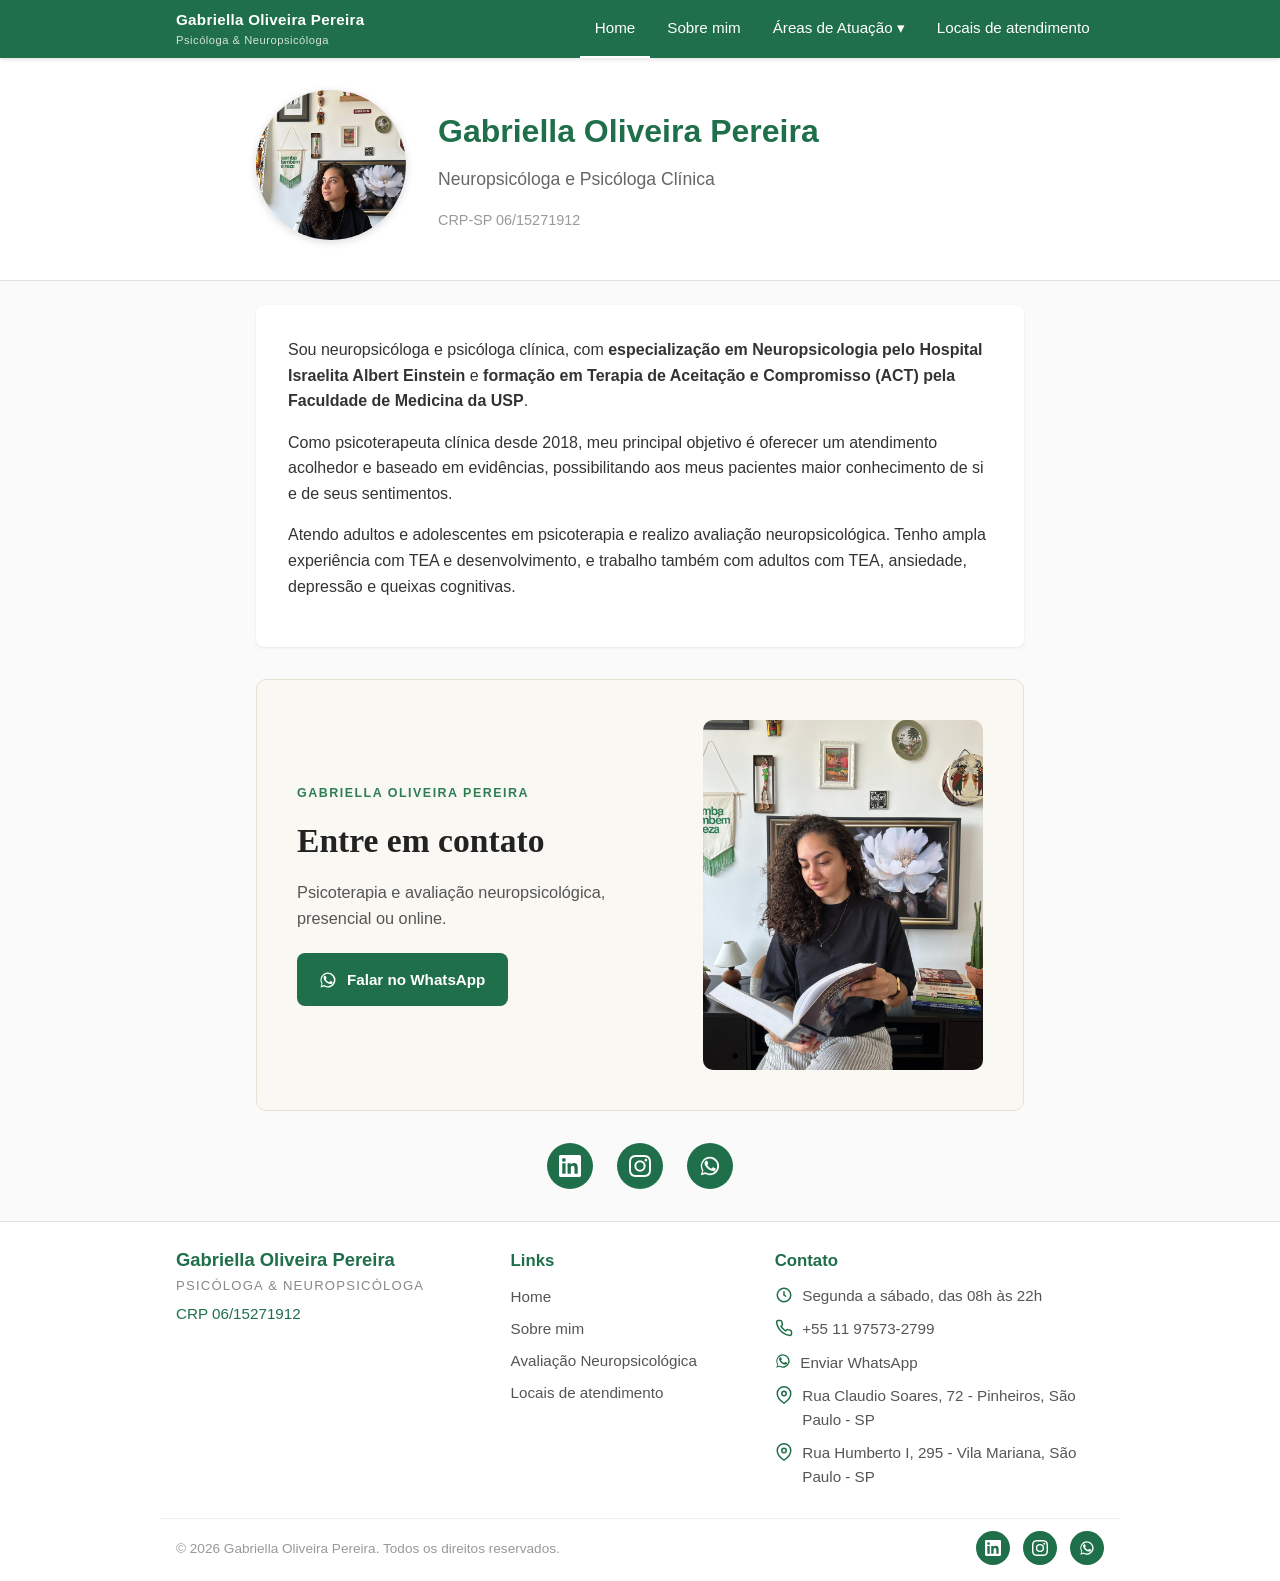
<file: index.html>
<!DOCTYPE html>
<html lang="pt-BR">
<head>
    <meta charset="UTF-8">
    <!-- Google tag (gtag.js) -->
    <script async src="https://www.googletagmanager.com/gtag/js?id=AW-18455720303"></script>
    <script>
        window.dataLayer = window.dataLayer || [];
        function gtag(){dataLayer.push(arguments);}
        gtag('js', new Date());
        gtag('config', 'AW-18455720303');
        gtag('config', 'G-GL3W6F5S6H');
    </script>
    <script src="conversao.js?v=2" defer></script>
    <meta name="viewport" content="width=device-width, initial-scale=1.0">
    <title>Gabriella Oliveira Pereira - Neuropsicóloga e Psicóloga Clínica em São Paulo</title>
    <meta name="description" content="Neuropsicóloga e psicóloga clínica com formação em ACT pela USP e Neuropsicologia pelo Albert Einstein. Atendimento em Pinheiros, Vila Mariana e online.">
    <meta name="keywords" content="psicóloga, neuropsicóloga, ACT, TEA adulto, Pinheiros, Vila Mariana, São Paulo">
    <link rel="stylesheet" href="style.css?v=2">

    <script type="application/ld+json">
    {
        "@context": "https://schema.org",
        "@type": "Psychologist",
        "name": "Gabriella Oliveira Pereira",
        "description": "Neuropsicóloga e psicóloga clínica com formação em Terapia de Aceitação e Compromisso (ACT)",
        "url": "https://gabriellapsicologasp.com.br",
        "image": "https://gabriellapsicologasp.com.br/gabriella.jpg",
        "telephone": "+5511975732799",
        "areaServed": ["Pinheiros", "Vila Mariana", "São Paulo"],
        "openingHours": "Mo-Sa 08:00-22:00",
        "address": [
            {
                "@type": "PostalAddress",
                "streetAddress": "Rua Claudio Soares, 72",
                "addressLocality": "São Paulo",
                "addressRegion": "SP",
                "postalCode": "05422-030",
                "addressCountry": "BR"
            },
            {
                "@type": "PostalAddress",
                "streetAddress": "Rua Humberto I, 295",
                "addressLocality": "São Paulo",
                "addressRegion": "SP",
                "postalCode": "04018-030",
                "addressCountry": "BR"
            }
        ],
        "knowsAbout": ["Terapia de Aceitação e Compromisso", "Neuropsicologia", "Autismo", "Psicologia Infantil", "Psicologia Clínica"],
        "sameAs": [
            "https://www.linkedin.com/in/gabriellaop/",
            "https://www.instagram.com/gabriellaop.psi/",
            "https://maps.google.com/?cid=10209132950567114545"
        ]
    }
    </script>
</head>
<body>
    <nav>
        <div class="nav-inner">
            <a href="index.html" class="nav-brand">Gabriella Oliveira Pereira<span>Psicóloga &amp; Neuropsicóloga</span></a>
            <ul>
                <li><a href="index.html" class="nav-link active">Home</a></li>
                <li><a href="quem-sou-eu.html" class="nav-link">Sobre mim</a></li>
                <li class="nav-dropdown">
                    <a href="avaliacao-neuropsicologica.html" class="nav-link nav-dropdown-toggle" aria-haspopup="true">Áreas de Atuação ▾</a>
                    <ul class="nav-dropdown-menu">
                        <li><a href="avaliacao-neuropsicologica.html">Avaliação Neuropsicológica</a></li>
                        </ul>
                </li>
                <li><a href="locais.html" class="nav-link">Locais de atendimento</a></li>
            </ul>
        </div>
    </nav>

    <header>
        <div class="header-content">
            <div class="header-photo">
                <img src="gabriella.jpg" alt="Gabriella Oliveira Pereira">
            </div>
            <div class="header-text">
                <h1>Gabriella Oliveira Pereira</h1>
                <p class="subtitle">Neuropsicóloga e Psicóloga Clínica</p>
                <p class="crp">CRP-SP 06/15271912</p>
            </div>
        </div>
    </header>

    <main class="container">
        <section class="card">
            <p>Sou neuropsicóloga e psicóloga clínica, com <strong>especialização em Neuropsicologia pelo Hospital Israelita Albert Einstein</strong> e <strong>formação em Terapia de Aceitação e Compromisso (ACT) pela Faculdade de Medicina da USP</strong>.</p>

            <p>Como psicoterapeuta clínica desde 2018, meu principal objetivo é oferecer um atendimento acolhedor e baseado em evidências, possibilitando aos meus pacientes maior conhecimento de si e de seus sentimentos.</p>

            <p>Atendo adultos e adolescentes em psicoterapia e realizo avaliação neuropsicológica. Tenho ampla experiência com TEA e desenvolvimento, e trabalho também com adultos com TEA, ansiedade, depressão e queixas cognitivas.</p>
        </section>

        <section class="hero-cta">
            <div class="hero-cta-text">
                <p class="hero-eyebrow">Gabriella Oliveira Pereira</p>
                <h2 class="hero-heading">Entre em contato</h2>
                <p class="hero-sub">Psicoterapia e avaliação neuropsicológica, presencial ou online.</p>
                <a href="https://wa.me/5511975732799?text=Ol%C3%A1%2C%20gostaria%20de%20agendar%20uma%20primeira%20sess%C3%A3o" class="hero-whatsapp-btn" target="_blank" rel="noopener">
                    <svg width="18" height="18" viewBox="0 0 24 24" fill="currentColor"><path d="M17.5 14.4c-.3-.2-1.7-.9-2-1-.3-.1-.5-.1-.7.1-.2.3-.7 1-.9 1.2-.2.2-.3.2-.6.1-.3-.2-1.3-.5-2.4-1.5-.9-.8-1.5-1.8-1.7-2.1-.2-.3 0-.5.1-.6l.5-.5c.1-.2.2-.3.3-.5v-.5c-.1-.2-.7-1.6-.9-2.2-.2-.5-.5-.5-.7-.5h-.6c-.2 0-.5.1-.8.4-.3.3-1 1-1 2.4s1.1 2.8 1.2 3c.2.2 2.1 3.2 5.1 4.5.7.3 1.3.5 1.7.6.7.2 1.4.2 1.9.1.6-.1 1.7-.7 2-1.4.2-.7.2-1.3.2-1.4-.1-.1-.3-.2-.6-.3M12 2a10 10 0 0 0-8.6 15.1L2 22l5-1.3A10 10 0 1 0 12 2m0 18.2c-1.6 0-3.2-.4-4.5-1.2l-.3-.2-3.3.9.9-3.2-.2-.3A8.2 8.2 0 1 1 12 20.2"/></svg>
                    Falar no WhatsApp
                </a>
            </div>
            <div class="hero-photo">
                <img src="gabriella-nova.jpg" alt="Gabriella Oliveira Pereira">
            </div>
        </section>

        <div style="text-align:center;margin-top:1.5rem;">
            <div class="social-links">
                <a href="https://www.linkedin.com/in/gabriellaop/" target="_blank" rel="noopener" aria-label="LinkedIn" title="LinkedIn">
                    <svg width="22" height="22" viewBox="0 0 24 24" fill="currentColor"><path d="M20.45 20.45h-3.56v-5.57c0-1.33-.02-3.04-1.85-3.04-1.85 0-2.14 1.45-2.14 2.94v5.67H9.35V9h3.41v1.56h.05c.47-.9 1.63-1.85 3.36-1.85 3.6 0 4.27 2.37 4.27 5.45v6.29zM5.34 7.43a2.06 2.06 0 1 1 0-4.13 2.06 2.06 0 0 1 0 4.13zM7.12 20.45H3.56V9h3.56v11.45zM22.22 0H1.77C.79 0 0 .77 0 1.72v20.56C0 23.23.79 24 1.77 24h20.45c.98 0 1.78-.77 1.78-1.72V1.72C24 .77 23.2 0 22.22 0z"/></svg>
                </a>
                <a href="https://www.instagram.com/gabriellaop.psi/" target="_blank" rel="noopener" aria-label="Instagram" title="Instagram">
                    <svg width="22" height="22" viewBox="0 0 24 24" fill="currentColor"><path d="M12 2.16c3.2 0 3.58.01 4.85.07 1.17.05 1.8.25 2.23.41.56.22.96.48 1.38.9.42.42.68.82.9 1.38.16.42.36 1.06.41 2.23.06 1.27.07 1.65.07 4.85s-.01 3.58-.07 4.85c-.05 1.17-.25 1.8-.41 2.23-.22.56-.48.96-.9 1.38-.42.42-.82.68-1.38.9-.42.16-1.06.36-2.23.41-1.27.06-1.65.07-4.85.07s-3.58-.01-4.85-.07c-1.17-.05-1.8-.25-2.23-.41a3.8 3.8 0 0 1-1.38-.9 3.8 3.8 0 0 1-.9-1.38c-.16-.42-.36-1.06-.41-2.23C2.17 15.58 2.16 15.2 2.16 12s.01-3.58.07-4.85c.05-1.17.25-1.8.41-2.23.22-.56.48-.96.9-1.38.42-.42.82-.68 1.38-.9.42-.16 1.06-.36 2.23-.41C8.42 2.17 8.8 2.16 12 2.16zM12 0C8.74 0 8.33.01 7.05.07 5.78.13 4.9.33 4.14.63a5.9 5.9 0 0 0-2.13 1.38A5.9 5.9 0 0 0 .63 4.14c-.3.76-.5 1.64-.56 2.91C.01 8.33 0 8.74 0 12s.01 3.67.07 4.95c.06 1.27.26 2.15.56 2.91a5.9 5.9 0 0 0 1.38 2.13 5.9 5.9 0 0 0 2.13 1.38c.76.3 1.64.5 2.91.56C8.33 23.99 8.74 24 12 24s3.67-.01 4.95-.07c1.27-.06 2.15-.26 2.91-.56a5.9 5.9 0 0 0 2.13-1.38 5.9 5.9 0 0 0 1.38-2.13c.3-.76.5-1.64.56-2.91.06-1.28.07-1.69.07-4.95s-.01-3.67-.07-4.95c-.06-1.27-.26-2.15-.56-2.91a5.9 5.9 0 0 0-1.38-2.13A5.9 5.9 0 0 0 19.86.63c-.76-.3-1.64-.5-2.91-.56C15.67.01 15.26 0 12 0zm0 5.84a6.16 6.16 0 1 0 0 12.32 6.16 6.16 0 0 0 0-12.32zm0 10.16a4 4 0 1 1 0-8 4 4 0 0 1 0 8zm7.85-10.4a1.44 1.44 0 1 1-2.88 0 1.44 1.44 0 0 1 2.88 0z"/></svg>
                </a>
                <a href="https://wa.me/5511975732799?text=Ol%C3%A1%2C%20gostaria%20de%20agendar%20uma%20primeira%20sess%C3%A3o" target="_blank" rel="noopener" aria-label="WhatsApp" title="WhatsApp"><svg width="22" height="22" viewBox="0 0 24 24" fill="currentColor"><path d="M17.5 14.4c-.3-.2-1.7-.9-2-1-.3-.1-.5-.1-.7.1-.2.3-.7 1-.9 1.2-.2.2-.3.2-.6.1-.3-.2-1.3-.5-2.4-1.5-.9-.8-1.5-1.8-1.7-2.1-.2-.3 0-.5.1-.6l.5-.5c.1-.2.2-.3.3-.5v-.5c-.1-.2-.7-1.6-.9-2.2-.2-.5-.5-.5-.7-.5h-.6c-.2 0-.5.1-.8.4-.3.3-1 1-1 2.4s1.1 2.8 1.2 3c.2.2 2.1 3.2 5.1 4.5.7.3 1.3.5 1.7.6.7.2 1.4.2 1.9.1.6-.1 1.7-.7 2-1.4.2-.7.2-1.3.2-1.4-.1-.1-.3-.2-.6-.3M12 2a10 10 0 0 0-8.6 15.1L2 22l5-1.3A10 10 0 1 0 12 2m0 18.2c-1.6 0-3.2-.4-4.5-1.2l-.3-.2-3.3.9.9-3.2-.2-.3A8.2 8.2 0 1 1 12 20.2"/></svg></a>
            </div>
        </div>
    </main>

    <footer>
        <div class="footer-grid">
            <div class="footer-col">
                <div class="footer-name">Gabriella Oliveira Pereira</div>
                <div class="footer-role">Psicóloga &amp; Neuropsicóloga</div>
                <div class="footer-crp">CRP 06/15271912</div>
            </div>

            <div class="footer-col">
                <h4>Links</h4>
                <ul>
                    <li><a href="index.html">Home</a></li>
                    <li><a href="quem-sou-eu.html">Sobre mim</a></li>
                    <li><a href="avaliacao-neuropsicologica.html">Avaliação Neuropsicológica</a></li>
                    <li><a href="locais.html">Locais de atendimento</a></li>
                </ul>
            </div>

            <div class="footer-col">
                <h4>Contato</h4>
                <div class="footer-item"><svg width="18" height="18" viewBox="0 0 24 24" fill="none" stroke="currentColor" stroke-width="2"><circle cx="12" cy="12" r="9"/><path d="M12 7v5l3 2"/></svg><span>Segunda a sábado, das 08h às 22h</span></div>
                <div class="footer-item"><svg width="18" height="18" viewBox="0 0 24 24" fill="none" stroke="currentColor" stroke-width="2"><path d="M22 16.9v3a2 2 0 0 1-2.2 2 19.8 19.8 0 0 1-8.6-3.1 19.5 19.5 0 0 1-6-6A19.8 19.8 0 0 1 2.1 4.2 2 2 0 0 1 4.1 2h3a2 2 0 0 1 2 1.7c.1 1 .4 1.9.7 2.8a2 2 0 0 1-.5 2.1L8.1 9.9a16 16 0 0 0 6 6l1.3-1.3a2 2 0 0 1 2.1-.4c.9.3 1.8.6 2.8.7a2 2 0 0 1 1.7 2z"/></svg><a href="tel:+5511975732799">+55 11 97573-2799</a></div>
                <div class="footer-item"><svg width="16" height="16" viewBox="0 0 24 24" fill="currentColor"><path d="M17.5 14.4c-.3-.2-1.7-.9-2-1-.3-.1-.5-.1-.7.1-.2.3-.7 1-.9 1.2-.2.2-.3.2-.6.1-.3-.2-1.3-.5-2.4-1.5-.9-.8-1.5-1.8-1.7-2.1-.2-.3 0-.5.1-.6l.5-.5c.1-.2.2-.3.3-.5v-.5c-.1-.2-.7-1.6-.9-2.2-.2-.5-.5-.5-.7-.5h-.6c-.2 0-.5.1-.8.4-.3.3-1 1-1 2.4s1.1 2.8 1.2 3c.2.2 2.1 3.2 5.1 4.5.7.3 1.3.5 1.7.6.7.2 1.4.2 1.9.1.6-.1 1.7-.7 2-1.4.2-.7.2-1.3.2-1.4-.1-.1-.3-.2-.6-.3M12 2a10 10 0 0 0-8.6 15.1L2 22l5-1.3A10 10 0 1 0 12 2m0 18.2c-1.6 0-3.2-.4-4.5-1.2l-.3-.2-3.3.9.9-3.2-.2-.3A8.2 8.2 0 1 1 12 20.2"/></svg><a href="https://wa.me/5511975732799?text=Ol%C3%A1%2C%20gostaria%20de%20agendar%20uma%20primeira%20sess%C3%A3o" target="_blank" rel="noopener">Enviar WhatsApp</a></div>
                <div class="footer-item"><svg width="18" height="18" viewBox="0 0 24 24" fill="none" stroke="currentColor" stroke-width="2"><path d="M21 10c0 7-9 13-9 13s-9-6-9-13a9 9 0 0 1 18 0z"/><circle cx="12" cy="10" r="3"/></svg><span>Rua Claudio Soares, 72 - Pinheiros, São Paulo - SP</span></div>
                <div class="footer-item"><svg width="18" height="18" viewBox="0 0 24 24" fill="none" stroke="currentColor" stroke-width="2"><path d="M21 10c0 7-9 13-9 13s-9-6-9-13a9 9 0 0 1 18 0z"/><circle cx="12" cy="10" r="3"/></svg><span>Rua Humberto I, 295 - Vila Mariana, São Paulo - SP</span></div>
            </div>
        </div>

        <div class="footer-bottom">
            <span>&copy; 2026 Gabriella Oliveira Pereira. Todos os direitos reservados.</span>
            <div class="footer-social">
                <a href="https://www.linkedin.com/in/gabriellaop/" target="_blank" rel="noopener" aria-label="LinkedIn"><svg width="16" height="16" viewBox="0 0 24 24" fill="currentColor"><path d="M20.45 20.45h-3.56v-5.57c0-1.33-.02-3.04-1.85-3.04-1.85 0-2.14 1.45-2.14 2.94v5.67H9.35V9h3.41v1.56h.05c.47-.9 1.63-1.85 3.36-1.85 3.6 0 4.27 2.37 4.27 5.45v6.29zM5.34 7.43a2.06 2.06 0 1 1 0-4.13 2.06 2.06 0 0 1 0 4.13zM7.12 20.45H3.56V9h3.56v11.45zM22.22 0H1.77C.79 0 0 .77 0 1.72v20.56C0 23.23.79 24 1.77 24h20.45c.98 0 1.78-.77 1.78-1.72V1.72C24 .77 23.2 0 22.22 0z"/></svg></a>
                <a href="https://www.instagram.com/gabriellaop.psi/" target="_blank" rel="noopener" aria-label="Instagram"><svg width="16" height="16" viewBox="0 0 24 24" fill="currentColor"><path d="M12 2.16c3.2 0 3.58.01 4.85.07 1.17.05 1.8.25 2.23.41.56.22.96.48 1.38.9.42.42.68.82.9 1.38.16.42.36 1.06.41 2.23.06 1.27.07 1.65.07 4.85s-.01 3.58-.07 4.85c-.05 1.17-.25 1.8-.41 2.23-.22.56-.48.96-.9 1.38-.42.42-.82.68-1.38.9-.42.16-1.06.36-2.23.41-1.27.06-1.65.07-4.85.07s-3.58-.01-4.85-.07c-1.17-.05-1.8-.25-2.23-.41a3.8 3.8 0 0 1-1.38-.9 3.8 3.8 0 0 1-.9-1.38c-.16-.42-.36-1.06-.41-2.23C2.17 15.58 2.16 15.2 2.16 12s.01-3.58.07-4.85c.05-1.17.25-1.8.41-2.23.22-.56.48-.96.9-1.38.42-.42.82-.68 1.38-.9.42-.16 1.06-.36 2.23-.41C8.42 2.17 8.8 2.16 12 2.16zM12 0C8.74 0 8.33.01 7.05.07 5.78.13 4.9.33 4.14.63a5.9 5.9 0 0 0-2.13 1.38A5.9 5.9 0 0 0 .63 4.14c-.3.76-.5 1.64-.56 2.91C.01 8.33 0 8.74 0 12s.01 3.67.07 4.95c.06 1.27.26 2.15.56 2.91a5.9 5.9 0 0 0 1.38 2.13 5.9 5.9 0 0 0 2.13 1.38c.76.3 1.64.5 2.91.56C8.33 23.99 8.74 24 12 24s3.67-.01 4.95-.07c1.27-.06 2.15-.26 2.91-.56a5.9 5.9 0 0 0 2.13-1.38 5.9 5.9 0 0 0 1.38-2.13c.3-.76.5-1.64.56-2.91.06-1.28.07-1.69.07-4.95s-.01-3.67-.07-4.95c-.06-1.27-.26-2.15-.56-2.91a5.9 5.9 0 0 0-1.38-2.13A5.9 5.9 0 0 0 19.86.63c-.76-.3-1.64-.5-2.91-.56C15.67.01 15.26 0 12 0zm0 5.84a6.16 6.16 0 1 0 0 12.32 6.16 6.16 0 0 0 0-12.32zm0 10.16a4 4 0 1 1 0-8 4 4 0 0 1 0 8zm7.85-10.4a1.44 1.44 0 1 1-2.88 0 1.44 1.44 0 0 1 2.88 0z"/></svg></a>
                <a href="https://wa.me/5511975732799?text=Ol%C3%A1%2C%20gostaria%20de%20agendar%20uma%20primeira%20sess%C3%A3o" target="_blank" rel="noopener" aria-label="WhatsApp"><svg width="16" height="16" viewBox="0 0 24 24" fill="currentColor"><path d="M17.5 14.4c-.3-.2-1.7-.9-2-1-.3-.1-.5-.1-.7.1-.2.3-.7 1-.9 1.2-.2.2-.3.2-.6.1-.3-.2-1.3-.5-2.4-1.5-.9-.8-1.5-1.8-1.7-2.1-.2-.3 0-.5.1-.6l.5-.5c.1-.2.2-.3.3-.5v-.5c-.1-.2-.7-1.6-.9-2.2-.2-.5-.5-.5-.7-.5h-.6c-.2 0-.5.1-.8.4-.3.3-1 1-1 2.4s1.1 2.8 1.2 3c.2.2 2.1 3.2 5.1 4.5.7.3 1.3.5 1.7.6.7.2 1.4.2 1.9.1.6-.1 1.7-.7 2-1.4.2-.7.2-1.3.2-1.4-.1-.1-.3-.2-.6-.3M12 2a10 10 0 0 0-8.6 15.1L2 22l5-1.3A10 10 0 1 0 12 2m0 18.2c-1.6 0-3.2-.4-4.5-1.2l-.3-.2-3.3.9.9-3.2-.2-.3A8.2 8.2 0 1 1 12 20.2"/></svg></a>
            </div>
        </div>
    </footer>
</body>
</html>
</file>
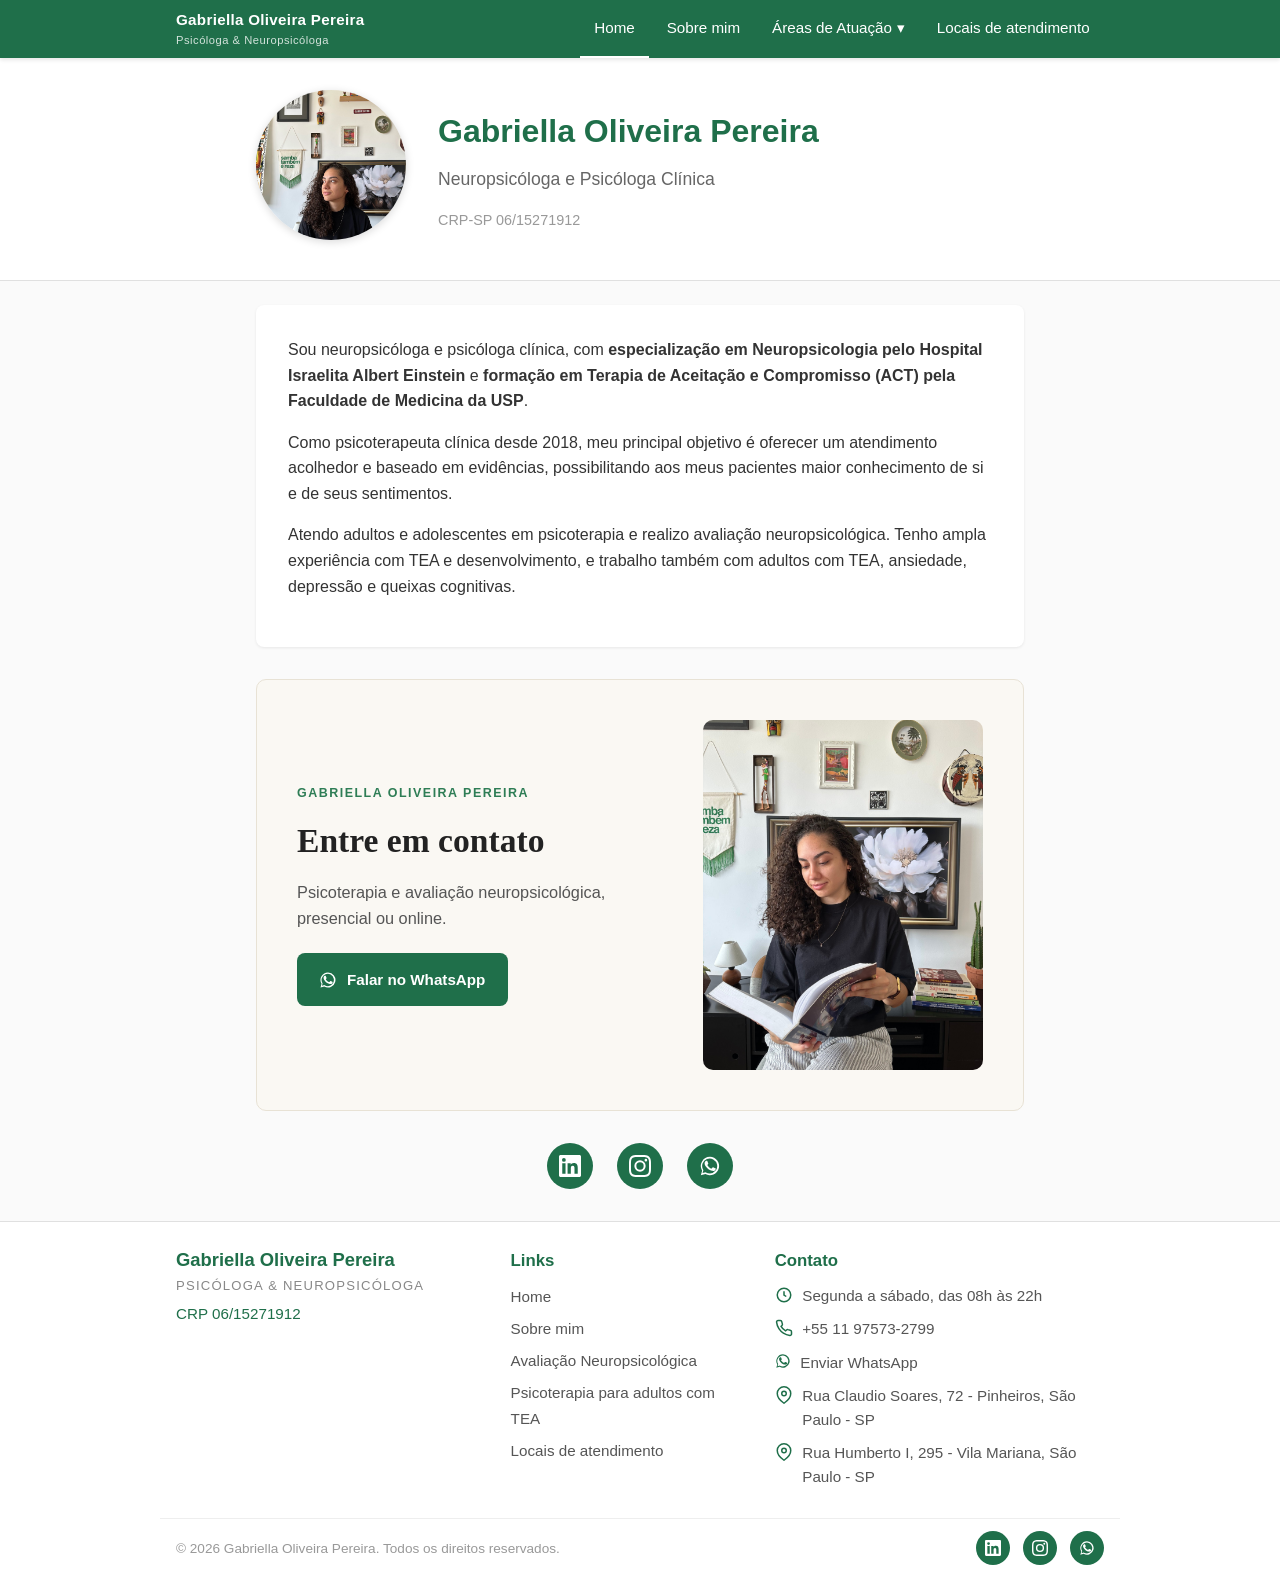
<file: previa/index.html>
<!DOCTYPE html>
<html lang="pt-BR">
<head>
    <meta charset="UTF-8">
    
    <meta name="robots" content="noindex, nofollow">
    <meta name="viewport" content="width=device-width, initial-scale=1.0">
    <title>Gabriella Oliveira Pereira - Neuropsicóloga e Psicóloga Clínica em São Paulo</title>
    <meta name="description" content="Neuropsicóloga e psicóloga clínica com formação em ACT pela USP e Neuropsicologia pelo Albert Einstein. Atendimento em Pinheiros, Vila Mariana e online.">
    <meta name="keywords" content="psicóloga, neuropsicóloga, ACT, TEA adulto, Pinheiros, Vila Mariana, São Paulo">
    <link rel="stylesheet" href="style.css?v=3">

    <script type="application/ld+json">
    {
        "@context": "https://schema.org",
        "@type": "Psychologist",
        "name": "Gabriella Oliveira Pereira",
        "description": "Neuropsicóloga e psicóloga clínica com formação em Terapia de Aceitação e Compromisso (ACT)",
        "url": "https://gabriellapsicologasp.com.br",
        "image": "https://gabriellapsicologasp.com.br/gabriella.jpg",
        "telephone": "+5511975732799",
        "areaServed": ["Pinheiros", "Vila Mariana", "São Paulo"],
        "openingHours": "Mo-Sa 08:00-22:00",
        "address": [
            {
                "@type": "PostalAddress",
                "streetAddress": "Rua Claudio Soares, 72",
                "addressLocality": "São Paulo",
                "addressRegion": "SP",
                "postalCode": "05422-030",
                "addressCountry": "BR"
            },
            {
                "@type": "PostalAddress",
                "streetAddress": "Rua Humberto I, 295",
                "addressLocality": "São Paulo",
                "addressRegion": "SP",
                "postalCode": "04018-030",
                "addressCountry": "BR"
            }
        ],
        "knowsAbout": ["Terapia de Aceitação e Compromisso", "Neuropsicologia", "Autismo", "Psicologia Infantil", "Psicologia Clínica"],
        "sameAs": [
            "https://www.linkedin.com/in/gabriellaop/",
            "https://www.instagram.com/gabriellaop.psi/",
            "https://maps.google.com/?cid=10209132950567114545"
        ]
    }
    </script>
</head>
<body>
    <nav>
        <div class="nav-inner">
            <a href="index.html" class="nav-brand">Gabriella Oliveira Pereira<span>Psicóloga &amp; Neuropsicóloga</span></a>
            <button type="button" class="nav-toggle" aria-label="Abrir menu" aria-expanded="false"><span></span><span></span><span></span></button>
            <ul>
                <li><a href="index.html" class="nav-link active">Home</a></li>
                <li><a href="quem-sou-eu.html" class="nav-link">Sobre mim</a></li>
                <li class="nav-dropdown">
                    <a href="avaliacao-neuropsicologica.html" class="nav-link nav-dropdown-toggle" aria-haspopup="true">Áreas de Atuação <span class="nav-caret">▾</span></a>
                    <ul class="nav-dropdown-menu">
                        <li><a href="avaliacao-neuropsicologica.html">Avaliação Neuropsicológica</a></li>
                        <li><a href="psicoterapia-adultos-tea.html">Psicoterapia para adultos com TEA</a></li>
                    </ul>
                </li>
                <li><a href="locais.html" class="nav-link">Locais de atendimento</a></li>
            </ul>
        </div>
    </nav>
    <script>
    (function(){var n=document.querySelector('nav'),b=n&&n.querySelector('.nav-toggle');if(!b)return;b.addEventListener('click',function(){var o=n.classList.toggle('nav-open');b.setAttribute('aria-expanded',o?'true':'false');b.setAttribute('aria-label',o?'Fechar menu':'Abrir menu');});})();
    </script>

    <header>
        <div class="header-content">
            <div class="header-photo">
                <img src="../gabriella.jpg" alt="Gabriella Oliveira Pereira">
            </div>
            <div class="header-text">
                <h1>Gabriella Oliveira Pereira</h1>
                <p class="subtitle">Neuropsicóloga e Psicóloga Clínica</p>
                <p class="crp">CRP-SP 06/15271912</p>
            </div>
        </div>
    </header>

    <main class="container">
        <section class="card">
            <p>Sou neuropsicóloga e psicóloga clínica, com <strong>especialização em Neuropsicologia pelo Hospital Israelita Albert Einstein</strong> e <strong>formação em Terapia de Aceitação e Compromisso (ACT) pela Faculdade de Medicina da USP</strong>.</p>

            <p>Como psicoterapeuta clínica desde 2018, meu principal objetivo é oferecer um atendimento acolhedor e baseado em evidências, possibilitando aos meus pacientes maior conhecimento de si e de seus sentimentos.</p>

            <p>Atendo adultos e adolescentes em psicoterapia e realizo avaliação neuropsicológica. Tenho ampla experiência com TEA e desenvolvimento, e trabalho também com adultos com TEA, ansiedade, depressão e queixas cognitivas.</p>
        </section>

        <section class="hero-cta">
            <div class="hero-cta-text">
                <p class="hero-eyebrow">Gabriella Oliveira Pereira</p>
                <h2 class="hero-heading">Entre em contato</h2>
                <p class="hero-sub">Psicoterapia e avaliação neuropsicológica, presencial ou online.</p>
                <a href="https://wa.me/5511975732799?text=Ol%C3%A1%2C%20gostaria%20de%20agendar%20uma%20primeira%20sess%C3%A3o" class="hero-whatsapp-btn" target="_blank" rel="noopener">
                    <svg width="18" height="18" viewBox="0 0 24 24" fill="currentColor"><path d="M17.5 14.4c-.3-.2-1.7-.9-2-1-.3-.1-.5-.1-.7.1-.2.3-.7 1-.9 1.2-.2.2-.3.2-.6.1-.3-.2-1.3-.5-2.4-1.5-.9-.8-1.5-1.8-1.7-2.1-.2-.3 0-.5.1-.6l.5-.5c.1-.2.2-.3.3-.5v-.5c-.1-.2-.7-1.6-.9-2.2-.2-.5-.5-.5-.7-.5h-.6c-.2 0-.5.1-.8.4-.3.3-1 1-1 2.4s1.1 2.8 1.2 3c.2.2 2.1 3.2 5.1 4.5.7.3 1.3.5 1.7.6.7.2 1.4.2 1.9.1.6-.1 1.7-.7 2-1.4.2-.7.2-1.3.2-1.4-.1-.1-.3-.2-.6-.3M12 2a10 10 0 0 0-8.6 15.1L2 22l5-1.3A10 10 0 1 0 12 2m0 18.2c-1.6 0-3.2-.4-4.5-1.2l-.3-.2-3.3.9.9-3.2-.2-.3A8.2 8.2 0 1 1 12 20.2"/></svg>
                    Falar no WhatsApp
                </a>
            </div>
            <div class="hero-photo">
                <img src="../gabriella-nova.jpg" alt="Gabriella Oliveira Pereira">
            </div>
        </section>

        <div style="text-align:center;margin-top:1.5rem;">
            <div class="social-links">
                <a href="https://www.linkedin.com/in/gabriellaop/" target="_blank" rel="noopener" aria-label="LinkedIn" title="LinkedIn">
                    <svg width="22" height="22" viewBox="0 0 24 24" fill="currentColor"><path d="M20.45 20.45h-3.56v-5.57c0-1.33-.02-3.04-1.85-3.04-1.85 0-2.14 1.45-2.14 2.94v5.67H9.35V9h3.41v1.56h.05c.47-.9 1.63-1.85 3.36-1.85 3.6 0 4.27 2.37 4.27 5.45v6.29zM5.34 7.43a2.06 2.06 0 1 1 0-4.13 2.06 2.06 0 0 1 0 4.13zM7.12 20.45H3.56V9h3.56v11.45zM22.22 0H1.77C.79 0 0 .77 0 1.72v20.56C0 23.23.79 24 1.77 24h20.45c.98 0 1.78-.77 1.78-1.72V1.72C24 .77 23.2 0 22.22 0z"/></svg>
                </a>
                <a href="https://www.instagram.com/gabriellaop.psi/" target="_blank" rel="noopener" aria-label="Instagram" title="Instagram">
                    <svg width="22" height="22" viewBox="0 0 24 24" fill="currentColor"><path d="M12 2.16c3.2 0 3.58.01 4.85.07 1.17.05 1.8.25 2.23.41.56.22.96.48 1.38.9.42.42.68.82.9 1.38.16.42.36 1.06.41 2.23.06 1.27.07 1.65.07 4.85s-.01 3.58-.07 4.85c-.05 1.17-.25 1.8-.41 2.23-.22.56-.48.96-.9 1.38-.42.42-.82.68-1.38.9-.42.16-1.06.36-2.23.41-1.27.06-1.65.07-4.85.07s-3.58-.01-4.85-.07c-1.17-.05-1.8-.25-2.23-.41a3.8 3.8 0 0 1-1.38-.9 3.8 3.8 0 0 1-.9-1.38c-.16-.42-.36-1.06-.41-2.23C2.17 15.58 2.16 15.2 2.16 12s.01-3.58.07-4.85c.05-1.17.25-1.8.41-2.23.22-.56.48-.96.9-1.38.42-.42.82-.68 1.38-.9.42-.16 1.06-.36 2.23-.41C8.42 2.17 8.8 2.16 12 2.16zM12 0C8.74 0 8.33.01 7.05.07 5.78.13 4.9.33 4.14.63a5.9 5.9 0 0 0-2.13 1.38A5.9 5.9 0 0 0 .63 4.14c-.3.76-.5 1.64-.56 2.91C.01 8.33 0 8.74 0 12s.01 3.67.07 4.95c.06 1.27.26 2.15.56 2.91a5.9 5.9 0 0 0 1.38 2.13 5.9 5.9 0 0 0 2.13 1.38c.76.3 1.64.5 2.91.56C8.33 23.99 8.74 24 12 24s3.67-.01 4.95-.07c1.27-.06 2.15-.26 2.91-.56a5.9 5.9 0 0 0 2.13-1.38 5.9 5.9 0 0 0 1.38-2.13c.3-.76.5-1.64.56-2.91.06-1.28.07-1.69.07-4.95s-.01-3.67-.07-4.95c-.06-1.27-.26-2.15-.56-2.91a5.9 5.9 0 0 0-1.38-2.13A5.9 5.9 0 0 0 19.86.63c-.76-.3-1.64-.5-2.91-.56C15.67.01 15.26 0 12 0zm0 5.84a6.16 6.16 0 1 0 0 12.32 6.16 6.16 0 0 0 0-12.32zm0 10.16a4 4 0 1 1 0-8 4 4 0 0 1 0 8zm7.85-10.4a1.44 1.44 0 1 1-2.88 0 1.44 1.44 0 0 1 2.88 0z"/></svg>
                </a>
                <a href="https://wa.me/5511975732799?text=Ol%C3%A1%2C%20gostaria%20de%20agendar%20uma%20primeira%20sess%C3%A3o" target="_blank" rel="noopener" aria-label="WhatsApp" title="WhatsApp"><svg width="22" height="22" viewBox="0 0 24 24" fill="currentColor"><path d="M17.5 14.4c-.3-.2-1.7-.9-2-1-.3-.1-.5-.1-.7.1-.2.3-.7 1-.9 1.2-.2.2-.3.2-.6.1-.3-.2-1.3-.5-2.4-1.5-.9-.8-1.5-1.8-1.7-2.1-.2-.3 0-.5.1-.6l.5-.5c.1-.2.2-.3.3-.5v-.5c-.1-.2-.7-1.6-.9-2.2-.2-.5-.5-.5-.7-.5h-.6c-.2 0-.5.1-.8.4-.3.3-1 1-1 2.4s1.1 2.8 1.2 3c.2.2 2.1 3.2 5.1 4.5.7.3 1.3.5 1.7.6.7.2 1.4.2 1.9.1.6-.1 1.7-.7 2-1.4.2-.7.2-1.3.2-1.4-.1-.1-.3-.2-.6-.3M12 2a10 10 0 0 0-8.6 15.1L2 22l5-1.3A10 10 0 1 0 12 2m0 18.2c-1.6 0-3.2-.4-4.5-1.2l-.3-.2-3.3.9.9-3.2-.2-.3A8.2 8.2 0 1 1 12 20.2"/></svg></a>
            </div>
        </div>
    </main>

    <footer>
        <div class="footer-grid">
            <div class="footer-col">
                <div class="footer-name">Gabriella Oliveira Pereira</div>
                <div class="footer-role">Psicóloga &amp; Neuropsicóloga</div>
                <div class="footer-crp">CRP 06/15271912</div>
            </div>

            <div class="footer-col">
                <h4>Links</h4>
                <ul>
                    <li><a href="index.html">Home</a></li>
                    <li><a href="quem-sou-eu.html">Sobre mim</a></li>
                    <li><a href="avaliacao-neuropsicologica.html">Avaliação Neuropsicológica</a></li>
                    <li><a href="psicoterapia-adultos-tea.html">Psicoterapia para adultos com TEA</a></li>
                    <li><a href="locais.html">Locais de atendimento</a></li>
                </ul>
            </div>

            <div class="footer-col">
                <h4>Contato</h4>
                <div class="footer-item"><svg width="18" height="18" viewBox="0 0 24 24" fill="none" stroke="currentColor" stroke-width="2"><circle cx="12" cy="12" r="9"/><path d="M12 7v5l3 2"/></svg><span>Segunda a sábado, das 08h às 22h</span></div>
                <div class="footer-item"><svg width="18" height="18" viewBox="0 0 24 24" fill="none" stroke="currentColor" stroke-width="2"><path d="M22 16.9v3a2 2 0 0 1-2.2 2 19.8 19.8 0 0 1-8.6-3.1 19.5 19.5 0 0 1-6-6A19.8 19.8 0 0 1 2.1 4.2 2 2 0 0 1 4.1 2h3a2 2 0 0 1 2 1.7c.1 1 .4 1.9.7 2.8a2 2 0 0 1-.5 2.1L8.1 9.9a16 16 0 0 0 6 6l1.3-1.3a2 2 0 0 1 2.1-.4c.9.3 1.8.6 2.8.7a2 2 0 0 1 1.7 2z"/></svg><a href="tel:+5511975732799">+55 11 97573-2799</a></div>
                <div class="footer-item"><svg width="16" height="16" viewBox="0 0 24 24" fill="currentColor"><path d="M17.5 14.4c-.3-.2-1.7-.9-2-1-.3-.1-.5-.1-.7.1-.2.3-.7 1-.9 1.2-.2.2-.3.2-.6.1-.3-.2-1.3-.5-2.4-1.5-.9-.8-1.5-1.8-1.7-2.1-.2-.3 0-.5.1-.6l.5-.5c.1-.2.2-.3.3-.5v-.5c-.1-.2-.7-1.6-.9-2.2-.2-.5-.5-.5-.7-.5h-.6c-.2 0-.5.1-.8.4-.3.3-1 1-1 2.4s1.1 2.8 1.2 3c.2.2 2.1 3.2 5.1 4.5.7.3 1.3.5 1.7.6.7.2 1.4.2 1.9.1.6-.1 1.7-.7 2-1.4.2-.7.2-1.3.2-1.4-.1-.1-.3-.2-.6-.3M12 2a10 10 0 0 0-8.6 15.1L2 22l5-1.3A10 10 0 1 0 12 2m0 18.2c-1.6 0-3.2-.4-4.5-1.2l-.3-.2-3.3.9.9-3.2-.2-.3A8.2 8.2 0 1 1 12 20.2"/></svg><a href="https://wa.me/5511975732799?text=Ol%C3%A1%2C%20gostaria%20de%20agendar%20uma%20primeira%20sess%C3%A3o" target="_blank" rel="noopener">Enviar WhatsApp</a></div>
                <div class="footer-item"><svg width="18" height="18" viewBox="0 0 24 24" fill="none" stroke="currentColor" stroke-width="2"><path d="M21 10c0 7-9 13-9 13s-9-6-9-13a9 9 0 0 1 18 0z"/><circle cx="12" cy="10" r="3"/></svg><span>Rua Claudio Soares, 72 - Pinheiros, São Paulo - SP</span></div>
                <div class="footer-item"><svg width="18" height="18" viewBox="0 0 24 24" fill="none" stroke="currentColor" stroke-width="2"><path d="M21 10c0 7-9 13-9 13s-9-6-9-13a9 9 0 0 1 18 0z"/><circle cx="12" cy="10" r="3"/></svg><span>Rua Humberto I, 295 - Vila Mariana, São Paulo - SP</span></div>
            </div>
        </div>

        <div class="footer-bottom">
            <span>&copy; 2026 Gabriella Oliveira Pereira. Todos os direitos reservados.</span>
            <div class="footer-social">
                <a href="https://www.linkedin.com/in/gabriellaop/" target="_blank" rel="noopener" aria-label="LinkedIn"><svg width="16" height="16" viewBox="0 0 24 24" fill="currentColor"><path d="M20.45 20.45h-3.56v-5.57c0-1.33-.02-3.04-1.85-3.04-1.85 0-2.14 1.45-2.14 2.94v5.67H9.35V9h3.41v1.56h.05c.47-.9 1.63-1.85 3.36-1.85 3.6 0 4.27 2.37 4.27 5.45v6.29zM5.34 7.43a2.06 2.06 0 1 1 0-4.13 2.06 2.06 0 0 1 0 4.13zM7.12 20.45H3.56V9h3.56v11.45zM22.22 0H1.77C.79 0 0 .77 0 1.72v20.56C0 23.23.79 24 1.77 24h20.45c.98 0 1.78-.77 1.78-1.72V1.72C24 .77 23.2 0 22.22 0z"/></svg></a>
                <a href="https://www.instagram.com/gabriellaop.psi/" target="_blank" rel="noopener" aria-label="Instagram"><svg width="16" height="16" viewBox="0 0 24 24" fill="currentColor"><path d="M12 2.16c3.2 0 3.58.01 4.85.07 1.17.05 1.8.25 2.23.41.56.22.96.48 1.38.9.42.42.68.82.9 1.38.16.42.36 1.06.41 2.23.06 1.27.07 1.65.07 4.85s-.01 3.58-.07 4.85c-.05 1.17-.25 1.8-.41 2.23-.22.56-.48.96-.9 1.38-.42.42-.82.68-1.38.9-.42.16-1.06.36-2.23.41-1.27.06-1.65.07-4.85.07s-3.58-.01-4.85-.07c-1.17-.05-1.8-.25-2.23-.41a3.8 3.8 0 0 1-1.38-.9 3.8 3.8 0 0 1-.9-1.38c-.16-.42-.36-1.06-.41-2.23C2.17 15.58 2.16 15.2 2.16 12s.01-3.58.07-4.85c.05-1.17.25-1.8.41-2.23.22-.56.48-.96.9-1.38.42-.42.82-.68 1.38-.9.42-.16 1.06-.36 2.23-.41C8.42 2.17 8.8 2.16 12 2.16zM12 0C8.74 0 8.33.01 7.05.07 5.78.13 4.9.33 4.14.63a5.9 5.9 0 0 0-2.13 1.38A5.9 5.9 0 0 0 .63 4.14c-.3.76-.5 1.64-.56 2.91C.01 8.33 0 8.74 0 12s.01 3.67.07 4.95c.06 1.27.26 2.15.56 2.91a5.9 5.9 0 0 0 1.38 2.13 5.9 5.9 0 0 0 2.13 1.38c.76.3 1.64.5 2.91.56C8.33 23.99 8.74 24 12 24s3.67-.01 4.95-.07c1.27-.06 2.15-.26 2.91-.56a5.9 5.9 0 0 0 2.13-1.38 5.9 5.9 0 0 0 1.38-2.13c.3-.76.5-1.64.56-2.91.06-1.28.07-1.69.07-4.95s-.01-3.67-.07-4.95c-.06-1.27-.26-2.15-.56-2.91a5.9 5.9 0 0 0-1.38-2.13A5.9 5.9 0 0 0 19.86.63c-.76-.3-1.64-.5-2.91-.56C15.67.01 15.26 0 12 0zm0 5.84a6.16 6.16 0 1 0 0 12.32 6.16 6.16 0 0 0 0-12.32zm0 10.16a4 4 0 1 1 0-8 4 4 0 0 1 0 8zm7.85-10.4a1.44 1.44 0 1 1-2.88 0 1.44 1.44 0 0 1 2.88 0z"/></svg></a>
                <a href="https://wa.me/5511975732799?text=Ol%C3%A1%2C%20gostaria%20de%20agendar%20uma%20primeira%20sess%C3%A3o" target="_blank" rel="noopener" aria-label="WhatsApp"><svg width="16" height="16" viewBox="0 0 24 24" fill="currentColor"><path d="M17.5 14.4c-.3-.2-1.7-.9-2-1-.3-.1-.5-.1-.7.1-.2.3-.7 1-.9 1.2-.2.2-.3.2-.6.1-.3-.2-1.3-.5-2.4-1.5-.9-.8-1.5-1.8-1.7-2.1-.2-.3 0-.5.1-.6l.5-.5c.1-.2.2-.3.3-.5v-.5c-.1-.2-.7-1.6-.9-2.2-.2-.5-.5-.5-.7-.5h-.6c-.2 0-.5.1-.8.4-.3.3-1 1-1 2.4s1.1 2.8 1.2 3c.2.2 2.1 3.2 5.1 4.5.7.3 1.3.5 1.7.6.7.2 1.4.2 1.9.1.6-.1 1.7-.7 2-1.4.2-.7.2-1.3.2-1.4-.1-.1-.3-.2-.6-.3M12 2a10 10 0 0 0-8.6 15.1L2 22l5-1.3A10 10 0 1 0 12 2m0 18.2c-1.6 0-3.2-.4-4.5-1.2l-.3-.2-3.3.9.9-3.2-.2-.3A8.2 8.2 0 1 1 12 20.2"/></svg></a>
            </div>
        </div>
    </footer>
</body>
</html>
</file>
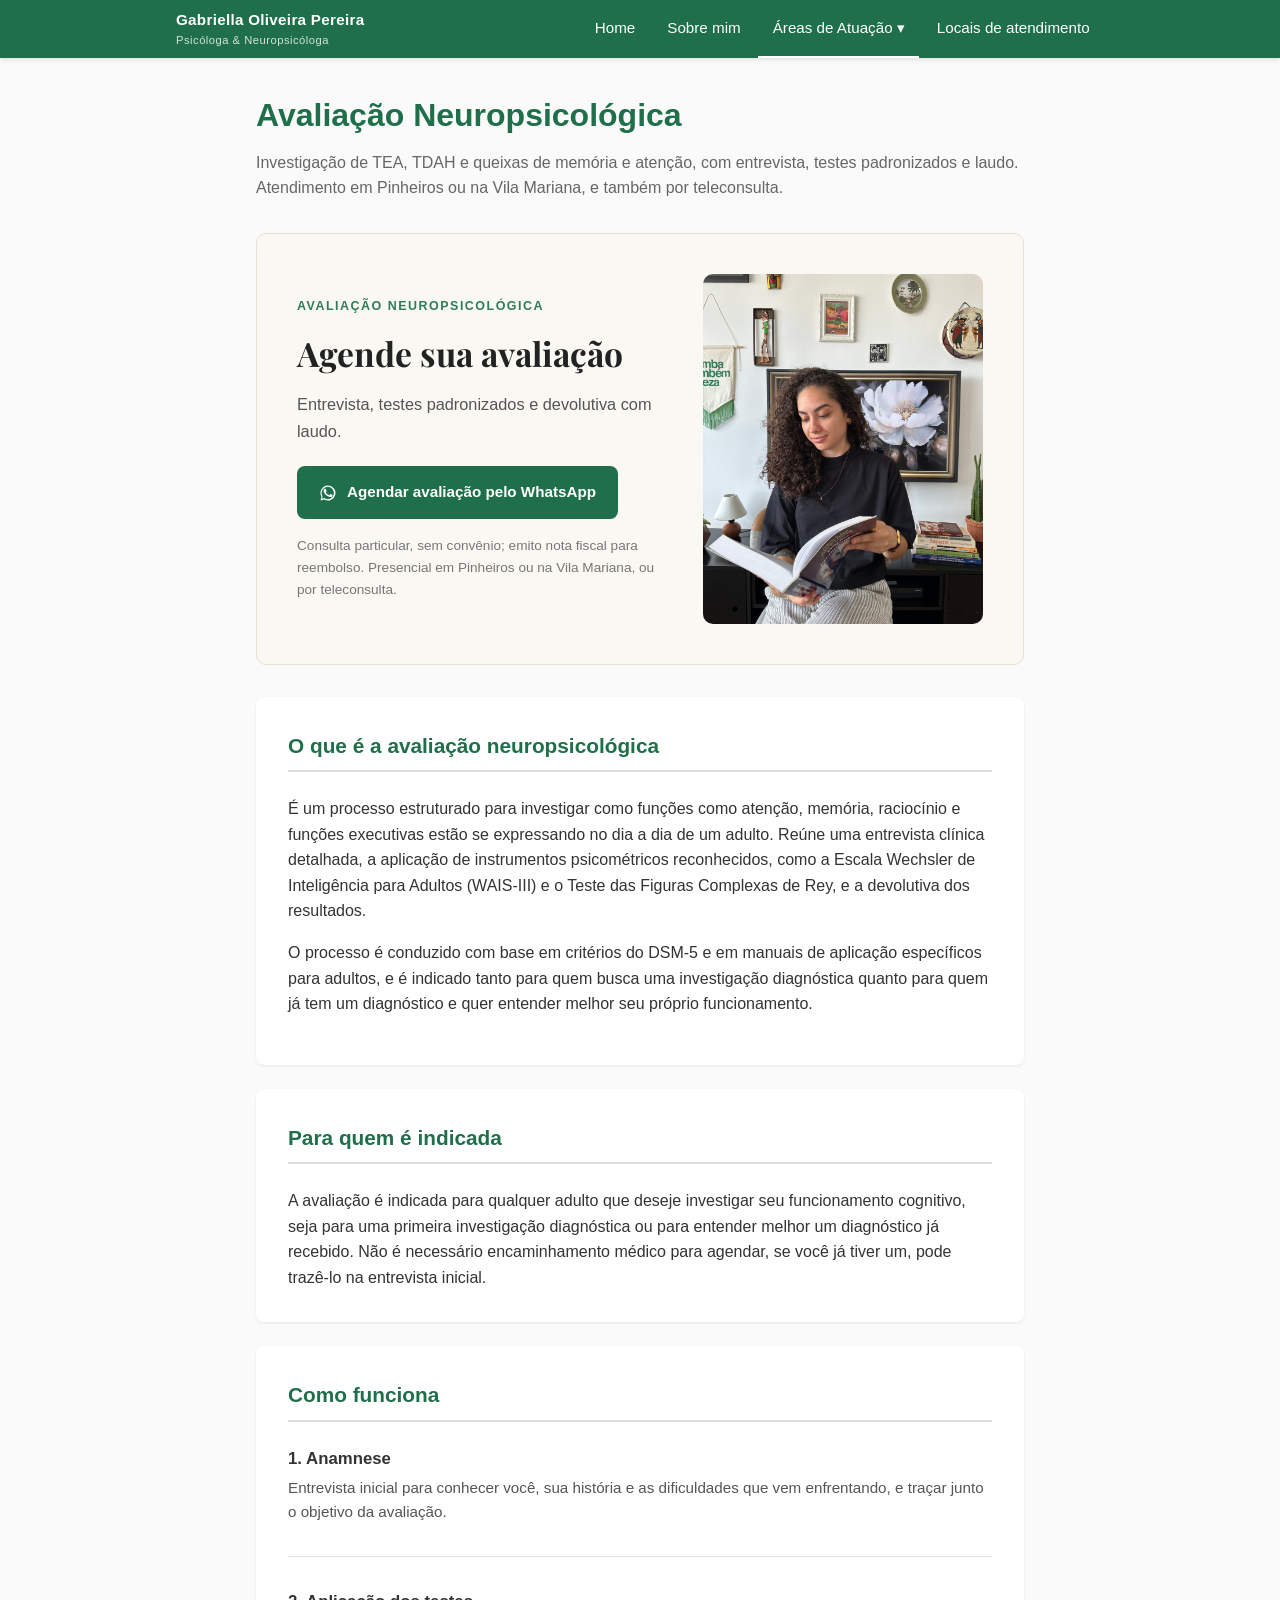
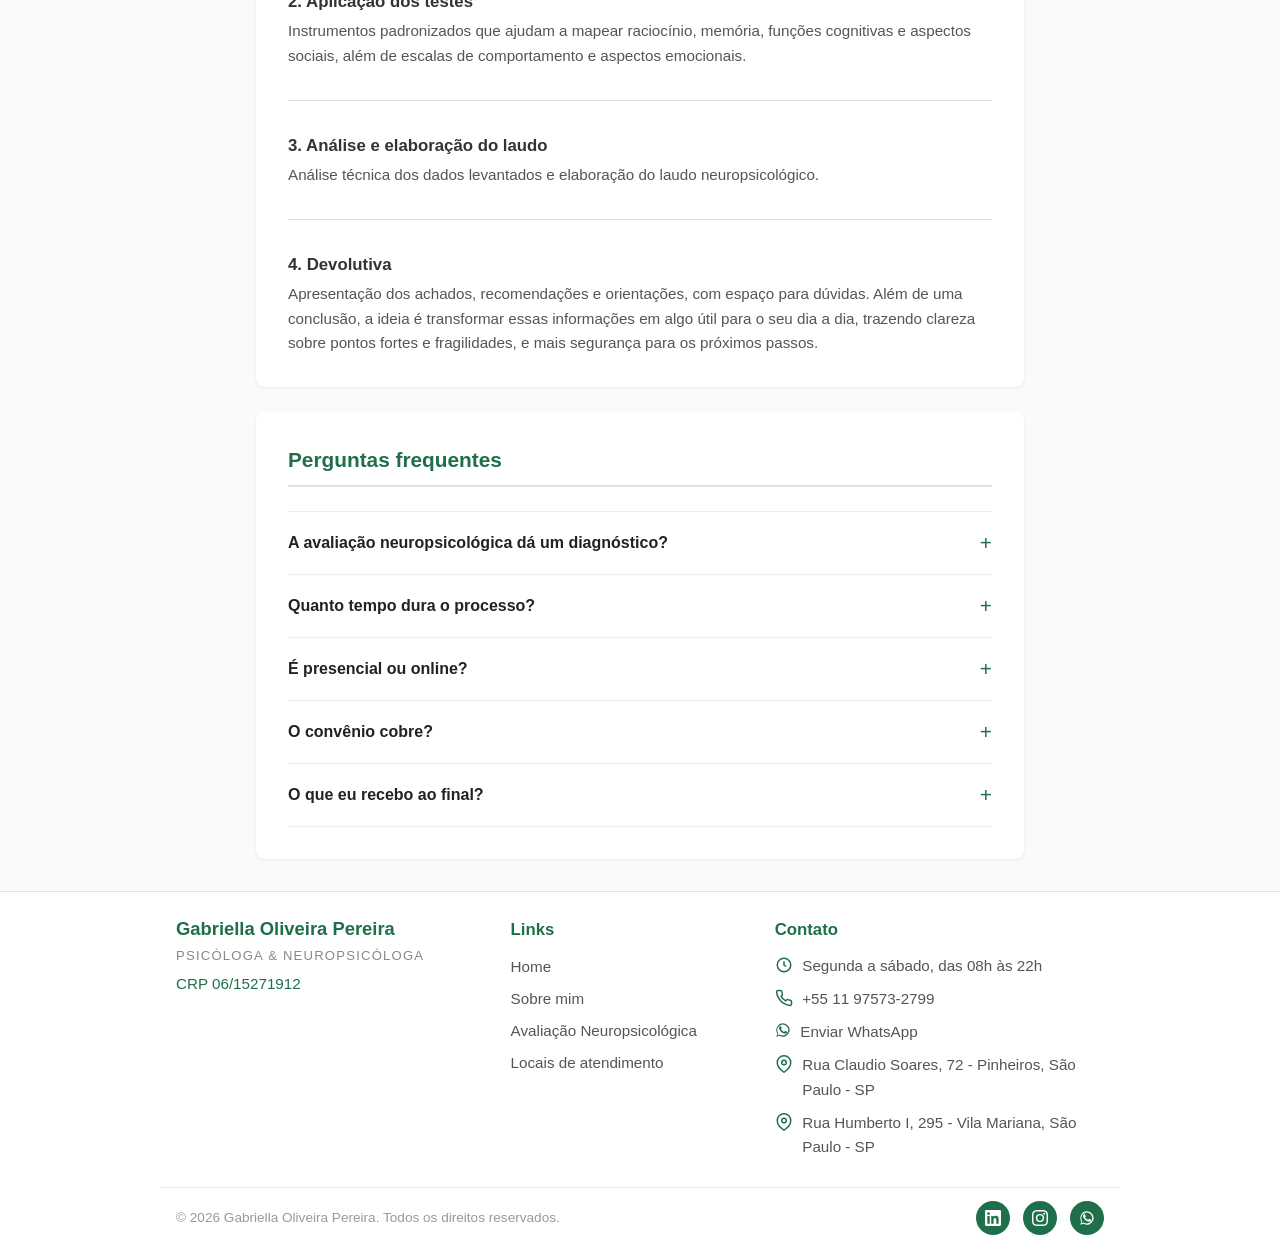
<file: avaliacao-neuropsicologica.html>
<!DOCTYPE html>
<html lang="pt-BR">
<head>
    <meta charset="UTF-8">
    <!-- Google tag (gtag.js) -->
    <script async src="https://www.googletagmanager.com/gtag/js?id=AW-18455720303"></script>
    <script>
        window.dataLayer = window.dataLayer || [];
        function gtag(){dataLayer.push(arguments);}
        gtag('js', new Date());
        gtag('config', 'AW-18455720303');
        gtag('config', 'G-GL3W6F5S6H');
    </script>
    <script src="conversao.js?v=2" defer></script>
    <meta name="viewport" content="width=device-width, initial-scale=1.0">
    <title>Avaliação Neuropsicológica em São Paulo - Gabriella Oliveira Pereira</title>
    <meta name="description" content="Avaliação neuropsicológica em Pinheiros, São Paulo, com foco em adultos: investigação de TEA, TDAH e queixas de memória e atenção. Atendimento particular, sem necessidade de encaminhamento médico, com laudo e nota fiscal para reembolso.">
    <meta name="keywords" content="avaliação neuropsicológica adulto, neuropsicóloga são paulo, TEA adulto, TDAH adulto, laudo neuropsicológico, avaliação neuropsicológica pinheiros">
    <link rel="canonical" href="https://gabriellapsicologasp.com.br/avaliacao-neuropsicologica.html">
    <link rel="preconnect" href="https://fonts.googleapis.com">
    <link rel="preconnect" href="https://fonts.gstatic.com" crossorigin>
    <link href="https://fonts.googleapis.com/css2?family=Playfair+Display:wght@700&display=swap" rel="stylesheet">
    <link rel="stylesheet" href="style.css?v=2">

    <script type="application/ld+json">
    {
        "@context": "https://schema.org",
        "@type": "MedicalWebPage",
        "name": "Avaliação Neuropsicológica",
        "url": "https://gabriellapsicologasp.com.br/avaliacao-neuropsicologica.html",
        "about": {
            "@type": "MedicalProcedure",
            "name": "Avaliação neuropsicológica"
        },
        "author": {
            "@type": "Person",
            "name": "Gabriella Oliveira Pereira"
        }
    }
    </script>
    <script type="application/ld+json">
    {
        "@context": "https://schema.org",
        "@type": "FAQPage",
        "mainEntity": [
            {"@type": "Question", "name": "A avaliação neuropsicológica dá um diagnóstico?", "acceptedAnswer": {"@type": "Answer", "text": "O laudo reúne os resultados dos testes e da entrevista e aponta hipóteses diagnósticas quando é o caso, com base em critérios do DSM-5, discutidas na devolutiva."}},
            {"@type": "Question", "name": "É presencial ou online?", "acceptedAnswer": {"@type": "Answer", "text": "A aplicação dos testes é presencial, no consultório em Pinheiros ou na Vila Mariana; a entrevista inicial e a devolutiva podem ser por teleconsulta."}},
            {"@type": "Question", "name": "O convênio cobre a avaliação neuropsicológica?", "acceptedAnswer": {"@type": "Answer", "text": "O atendimento é particular, com nota fiscal para solicitar reembolso ao seu plano de saúde."}}
        ]
    }
    </script>
</head>
<body>
    <nav>
        <div class="nav-inner">
            <a href="index.html" class="nav-brand">Gabriella Oliveira Pereira<span>Psicóloga &amp; Neuropsicóloga</span></a>
            <ul>
                <li><a href="index.html" class="nav-link">Home</a></li>
                <li><a href="quem-sou-eu.html" class="nav-link">Sobre mim</a></li>
                <li class="nav-dropdown">
                    <a href="avaliacao-neuropsicologica.html" class="nav-link nav-dropdown-toggle active" aria-haspopup="true">Áreas de Atuação ▾</a>
                    <ul class="nav-dropdown-menu">
                        <li><a href="avaliacao-neuropsicologica.html">Avaliação Neuropsicológica</a></li>
                        </ul>
                </li>
                <li><a href="locais.html" class="nav-link">Locais de atendimento</a></li>
            </ul>
        </div>
    </nav>

    <main class="container">
        <h1 class="page-title">Avaliação Neuropsicológica</h1>
        <p style="margin-bottom:1.5rem;color:#666;">Investigação de TEA, TDAH e queixas de memória e atenção, com entrevista, testes padronizados e laudo. Atendimento em Pinheiros ou na Vila Mariana, e também por teleconsulta.</p>

        <section class="hero-cta">
            <div class="hero-cta-text">
                <p class="hero-eyebrow">Avaliação Neuropsicológica</p>
                <h2 class="hero-heading">Agende sua avaliação</h2>
                <p class="hero-sub">Entrevista, testes padronizados e devolutiva com laudo.</p>
                <a href="https://wa.me/5511975732799?text=Ol%C3%A1%2C%20gostaria%20de%20agendar%20uma%20avalia%C3%A7%C3%A3o%20neuropsicol%C3%B3gica" class="hero-whatsapp-btn" target="_blank" rel="noopener">
                    <svg width="18" height="18" viewBox="0 0 24 24" fill="currentColor"><path d="M17.5 14.4c-.3-.2-1.7-.9-2-1-.3-.1-.5-.1-.7.1-.2.3-.7 1-.9 1.2-.2.2-.3.2-.6.1-.3-.2-1.3-.5-2.4-1.5-.9-.8-1.5-1.8-1.7-2.1-.2-.3 0-.5.1-.6l.5-.5c.1-.2.2-.3.3-.5v-.5c-.1-.2-.7-1.6-.9-2.2-.2-.5-.5-.5-.7-.5h-.6c-.2 0-.5.1-.8.4-.3.3-1 1-1 2.4s1.1 2.8 1.2 3c.2.2 2.1 3.2 5.1 4.5.7.3 1.3.5 1.7.6.7.2 1.4.2 1.9.1.6-.1 1.7-.7 2-1.4.2-.7.2-1.3.2-1.4-.1-.1-.3-.2-.6-.3M12 2a10 10 0 0 0-8.6 15.1L2 22l5-1.3A10 10 0 1 0 12 2m0 18.2c-1.6 0-3.2-.4-4.5-1.2l-.3-.2-3.3.9.9-3.2-.2-.3A8.2 8.2 0 1 1 12 20.2"/></svg>
                    Agendar avaliação pelo WhatsApp
                </a>
                <p class="hero-fineprint">Consulta particular, sem convênio; emito nota fiscal para reembolso. Presencial em Pinheiros ou na Vila Mariana, ou por teleconsulta.</p>
            </div>
            <div class="hero-photo">
                <img src="gabriella-nova.jpg" alt="Gabriella Oliveira Pereira">
            </div>
        </section>

        <section class="card">
            <h2 style="margin-top:0;">O que é a avaliação neuropsicológica</h2>
            <p>É um processo estruturado para investigar como funções como atenção, memória, raciocínio e funções executivas estão se expressando no dia a dia de um adulto. Reúne uma entrevista clínica detalhada, a aplicação de instrumentos psicométricos reconhecidos, como a Escala Wechsler de Inteligência para Adultos (WAIS-III) e o Teste das Figuras Complexas de Rey, e a devolutiva dos resultados.</p>
            <p>O processo é conduzido com base em critérios do DSM-5 e em manuais de aplicação específicos para adultos, e é indicado tanto para quem busca uma investigação diagnóstica quanto para quem já tem um diagnóstico e quer entender melhor seu próprio funcionamento.</p>
        </section>

        <section class="card">
            <h2 style="margin-top:0;">Para quem é indicada</h2>
            <p style="margin:0;">A avaliação é indicada para qualquer adulto que deseje investigar seu funcionamento cognitivo, seja para uma primeira investigação diagnóstica ou para entender melhor um diagnóstico já recebido. Não é necessário encaminhamento médico para agendar, se você já tiver um, pode trazê-lo na entrevista inicial.</p>
        </section>

        <section class="card">
            <h2 style="margin-top:0;">Como funciona</h2>
            <div class="item">
                <div class="item-content">
                    <div class="item-title">1. Anamnese</div>
                    <div class="item-description">Entrevista inicial para conhecer você, sua história e as dificuldades que vem enfrentando, e traçar junto o objetivo da avaliação.</div>
                </div>
            </div>
            <div class="item">
                <div class="item-content">
                    <div class="item-title">2. Aplicação dos testes</div>
                    <div class="item-description">Instrumentos padronizados que ajudam a mapear raciocínio, memória, funções cognitivas e aspectos sociais, além de escalas de comportamento e aspectos emocionais.</div>
                </div>
            </div>
            <div class="item">
                <div class="item-content">
                    <div class="item-title">3. Análise e elaboração do laudo</div>
                    <div class="item-description">Análise técnica dos dados levantados e elaboração do laudo neuropsicológico.</div>
                </div>
            </div>
            <div class="item">
                <div class="item-content">
                    <div class="item-title">4. Devolutiva</div>
                    <div class="item-description">Apresentação dos achados, recomendações e orientações, com espaço para dúvidas. Além de uma conclusão, a ideia é transformar essas informações em algo útil para o seu dia a dia, trazendo clareza sobre pontos fortes e fragilidades, e mais segurança para os próximos passos.</div>
                </div>
            </div>
        </section>

        <section class="card">
            <h2 style="margin-top:0;">Perguntas frequentes</h2>
            <details class="faq-item">
                <summary>A avaliação neuropsicológica dá um diagnóstico?</summary>
                <div class="faq-answer">O laudo reúne os resultados dos testes e da entrevista e aponta hipóteses diagnósticas quando é o caso, sempre com base em critérios do DSM-5. A conclusão é discutida com você na devolutiva.</div>
            </details>
            <details class="faq-item">
                <summary>Quanto tempo dura o processo?</summary>
                <div class="faq-answer">Varia de pessoa para pessoa, de acordo com os instrumentos necessários para investigar a queixa trazida. Isso é conversado já na entrevista inicial.</div>
            </details>
            <details class="faq-item">
                <summary>É presencial ou online?</summary>
                <div class="faq-answer">A aplicação dos testes é presencial, no consultório em Pinheiros ou na Vila Mariana. A entrevista inicial e a devolutiva podem ser combinadas por teleconsulta, se for mais conveniente.</div>
            </details>
            <details class="faq-item">
                <summary>O convênio cobre?</summary>
                <div class="faq-answer">O atendimento é particular. Você recebe nota fiscal e pode solicitar reembolso diretamente ao seu plano de saúde, conforme as regras dele.</div>
            </details>
            <details class="faq-item">
                <summary>O que eu recebo ao final?</summary>
                <div class="faq-answer">Um laudo neuropsicológico por escrito, com os resultados, as hipóteses levantadas e orientações, apresentado antes na sessão de devolutiva.</div>
            </details>
        </section>
    </main>

    <footer>
        <div class="footer-grid">
            <div class="footer-col">
                <div class="footer-name">Gabriella Oliveira Pereira</div>
                <div class="footer-role">Psicóloga &amp; Neuropsicóloga</div>
                <div class="footer-crp">CRP 06/15271912</div>
            </div>

            <div class="footer-col">
                <h4>Links</h4>
                <ul>
                    <li><a href="index.html">Home</a></li>
                    <li><a href="quem-sou-eu.html">Sobre mim</a></li>
                    <li><a href="avaliacao-neuropsicologica.html">Avaliação Neuropsicológica</a></li>
                    <li><a href="locais.html">Locais de atendimento</a></li>
                </ul>
            </div>

            <div class="footer-col">
                <h4>Contato</h4>
                <div class="footer-item"><svg width="18" height="18" viewBox="0 0 24 24" fill="none" stroke="currentColor" stroke-width="2"><circle cx="12" cy="12" r="9"/><path d="M12 7v5l3 2"/></svg><span>Segunda a sábado, das 08h às 22h</span></div>
                <div class="footer-item"><svg width="18" height="18" viewBox="0 0 24 24" fill="none" stroke="currentColor" stroke-width="2"><path d="M22 16.9v3a2 2 0 0 1-2.2 2 19.8 19.8 0 0 1-8.6-3.1 19.5 19.5 0 0 1-6-6A19.8 19.8 0 0 1 2.1 4.2 2 2 0 0 1 4.1 2h3a2 2 0 0 1 2 1.7c.1 1 .4 1.9.7 2.8a2 2 0 0 1-.5 2.1L8.1 9.9a16 16 0 0 0 6 6l1.3-1.3a2 2 0 0 1 2.1-.4c.9.3 1.8.6 2.8.7a2 2 0 0 1 1.7 2z"/></svg><a href="tel:+5511975732799">+55 11 97573-2799</a></div>
                <div class="footer-item"><svg width="16" height="16" viewBox="0 0 24 24" fill="currentColor"><path d="M17.5 14.4c-.3-.2-1.7-.9-2-1-.3-.1-.5-.1-.7.1-.2.3-.7 1-.9 1.2-.2.2-.3.2-.6.1-.3-.2-1.3-.5-2.4-1.5-.9-.8-1.5-1.8-1.7-2.1-.2-.3 0-.5.1-.6l.5-.5c.1-.2.2-.3.3-.5v-.5c-.1-.2-.7-1.6-.9-2.2-.2-.5-.5-.5-.7-.5h-.6c-.2 0-.5.1-.8.4-.3.3-1 1-1 2.4s1.1 2.8 1.2 3c.2.2 2.1 3.2 5.1 4.5.7.3 1.3.5 1.7.6.7.2 1.4.2 1.9.1.6-.1 1.7-.7 2-1.4.2-.7.2-1.3.2-1.4-.1-.1-.3-.2-.6-.3M12 2a10 10 0 0 0-8.6 15.1L2 22l5-1.3A10 10 0 1 0 12 2m0 18.2c-1.6 0-3.2-.4-4.5-1.2l-.3-.2-3.3.9.9-3.2-.2-.3A8.2 8.2 0 1 1 12 20.2"/></svg><a href="https://wa.me/5511975732799?text=Ol%C3%A1%2C%20gostaria%20de%20agendar%20uma%20avalia%C3%A7%C3%A3o%20neuropsicol%C3%B3gica" target="_blank" rel="noopener">Enviar WhatsApp</a></div>
                <div class="footer-item"><svg width="18" height="18" viewBox="0 0 24 24" fill="none" stroke="currentColor" stroke-width="2"><path d="M21 10c0 7-9 13-9 13s-9-6-9-13a9 9 0 0 1 18 0z"/><circle cx="12" cy="10" r="3"/></svg><span>Rua Claudio Soares, 72 - Pinheiros, São Paulo - SP</span></div>
                <div class="footer-item"><svg width="18" height="18" viewBox="0 0 24 24" fill="none" stroke="currentColor" stroke-width="2"><path d="M21 10c0 7-9 13-9 13s-9-6-9-13a9 9 0 0 1 18 0z"/><circle cx="12" cy="10" r="3"/></svg><span>Rua Humberto I, 295 - Vila Mariana, São Paulo - SP</span></div>
            </div>
        </div>

        <div class="footer-bottom">
            <span>&copy; 2026 Gabriella Oliveira Pereira. Todos os direitos reservados.</span>
            <div class="footer-social">
                <a href="https://www.linkedin.com/in/gabriellaop/" target="_blank" rel="noopener" aria-label="LinkedIn"><svg width="16" height="16" viewBox="0 0 24 24" fill="currentColor"><path d="M20.45 20.45h-3.56v-5.57c0-1.33-.02-3.04-1.85-3.04-1.85 0-2.14 1.45-2.14 2.94v5.67H9.35V9h3.41v1.56h.05c.47-.9 1.63-1.85 3.36-1.85 3.6 0 4.27 2.37 4.27 5.45v6.29zM5.34 7.43a2.06 2.06 0 1 1 0-4.13 2.06 2.06 0 0 1 0 4.13zM7.12 20.45H3.56V9h3.56v11.45zM22.22 0H1.77C.79 0 0 .77 0 1.72v20.56C0 23.23.79 24 1.77 24h20.45c.98 0 1.78-.77 1.78-1.72V1.72C24 .77 23.2 0 22.22 0z"/></svg></a>
                <a href="https://www.instagram.com/gabriellaop.psi/" target="_blank" rel="noopener" aria-label="Instagram"><svg width="16" height="16" viewBox="0 0 24 24" fill="currentColor"><path d="M12 2.16c3.2 0 3.58.01 4.85.07 1.17.05 1.8.25 2.23.41.56.22.96.48 1.38.9.42.42.68.82.9 1.38.16.42.36 1.06.41 2.23.06 1.27.07 1.65.07 4.85s-.01 3.58-.07 4.85c-.05 1.17-.25 1.8-.41 2.23-.22.56-.48.96-.9 1.38-.42.42-.82.68-1.38.9-.42.16-1.06.36-2.23.41-1.27.06-1.65.07-4.85.07s-3.58-.01-4.85-.07c-1.17-.05-1.8-.25-2.23-.41a3.8 3.8 0 0 1-1.38-.9 3.8 3.8 0 0 1-.9-1.38c-.16-.42-.36-1.06-.41-2.23C2.17 15.58 2.16 15.2 2.16 12s.01-3.58.07-4.85c.05-1.17.25-1.8.41-2.23.22-.56.48-.96.9-1.38.42-.42.82-.68 1.38-.9.42-.16 1.06-.36 2.23-.41C8.42 2.17 8.8 2.16 12 2.16zM12 0C8.74 0 8.33.01 7.05.07 5.78.13 4.9.33 4.14.63a5.9 5.9 0 0 0-2.13 1.38A5.9 5.9 0 0 0 .63 4.14c-.3.76-.5 1.64-.56 2.91C.01 8.33 0 8.74 0 12s.01 3.67.07 4.95c.06 1.27.26 2.15.56 2.91a5.9 5.9 0 0 0 1.38 2.13 5.9 5.9 0 0 0 2.13 1.38c.76.3 1.64.5 2.91.56C8.33 23.99 8.74 24 12 24s3.67-.01 4.95-.07c1.27-.06 2.15-.26 2.91-.56a5.9 5.9 0 0 0 2.13-1.38 5.9 5.9 0 0 0 1.38-2.13c.3-.76.5-1.64.56-2.91.06-1.28.07-1.69.07-4.95s-.01-3.67-.07-4.95c-.06-1.27-.26-2.15-.56-2.91a5.9 5.9 0 0 0-1.38-2.13A5.9 5.9 0 0 0 19.86.63c-.76-.3-1.64-.5-2.91-.56C15.67.01 15.26 0 12 0zm0 5.84a6.16 6.16 0 1 0 0 12.32 6.16 6.16 0 0 0 0-12.32zm0 10.16a4 4 0 1 1 0-8 4 4 0 0 1 0 8zm7.85-10.4a1.44 1.44 0 1 1-2.88 0 1.44 1.44 0 0 1 2.88 0z"/></svg></a>
                <a href="https://wa.me/5511975732799?text=Ol%C3%A1%2C%20gostaria%20de%20agendar%20uma%20avalia%C3%A7%C3%A3o%20neuropsicol%C3%B3gica" target="_blank" rel="noopener" aria-label="WhatsApp"><svg width="16" height="16" viewBox="0 0 24 24" fill="currentColor"><path d="M17.5 14.4c-.3-.2-1.7-.9-2-1-.3-.1-.5-.1-.7.1-.2.3-.7 1-.9 1.2-.2.2-.3.2-.6.1-.3-.2-1.3-.5-2.4-1.5-.9-.8-1.5-1.8-1.7-2.1-.2-.3 0-.5.1-.6l.5-.5c.1-.2.2-.3.3-.5v-.5c-.1-.2-.7-1.6-.9-2.2-.2-.5-.5-.5-.7-.5h-.6c-.2 0-.5.1-.8.4-.3.3-1 1-1 2.4s1.1 2.8 1.2 3c.2.2 2.1 3.2 5.1 4.5.7.3 1.3.5 1.7.6.7.2 1.4.2 1.9.1.6-.1 1.7-.7 2-1.4.2-.7.2-1.3.2-1.4-.1-.1-.3-.2-.6-.3M12 2a10 10 0 0 0-8.6 15.1L2 22l5-1.3A10 10 0 1 0 12 2m0 18.2c-1.6 0-3.2-.4-4.5-1.2l-.3-.2-3.3.9.9-3.2-.2-.3A8.2 8.2 0 1 1 12 20.2"/></svg></a>
            </div>
        </div>
    </footer>
</body>
</html>
</file>
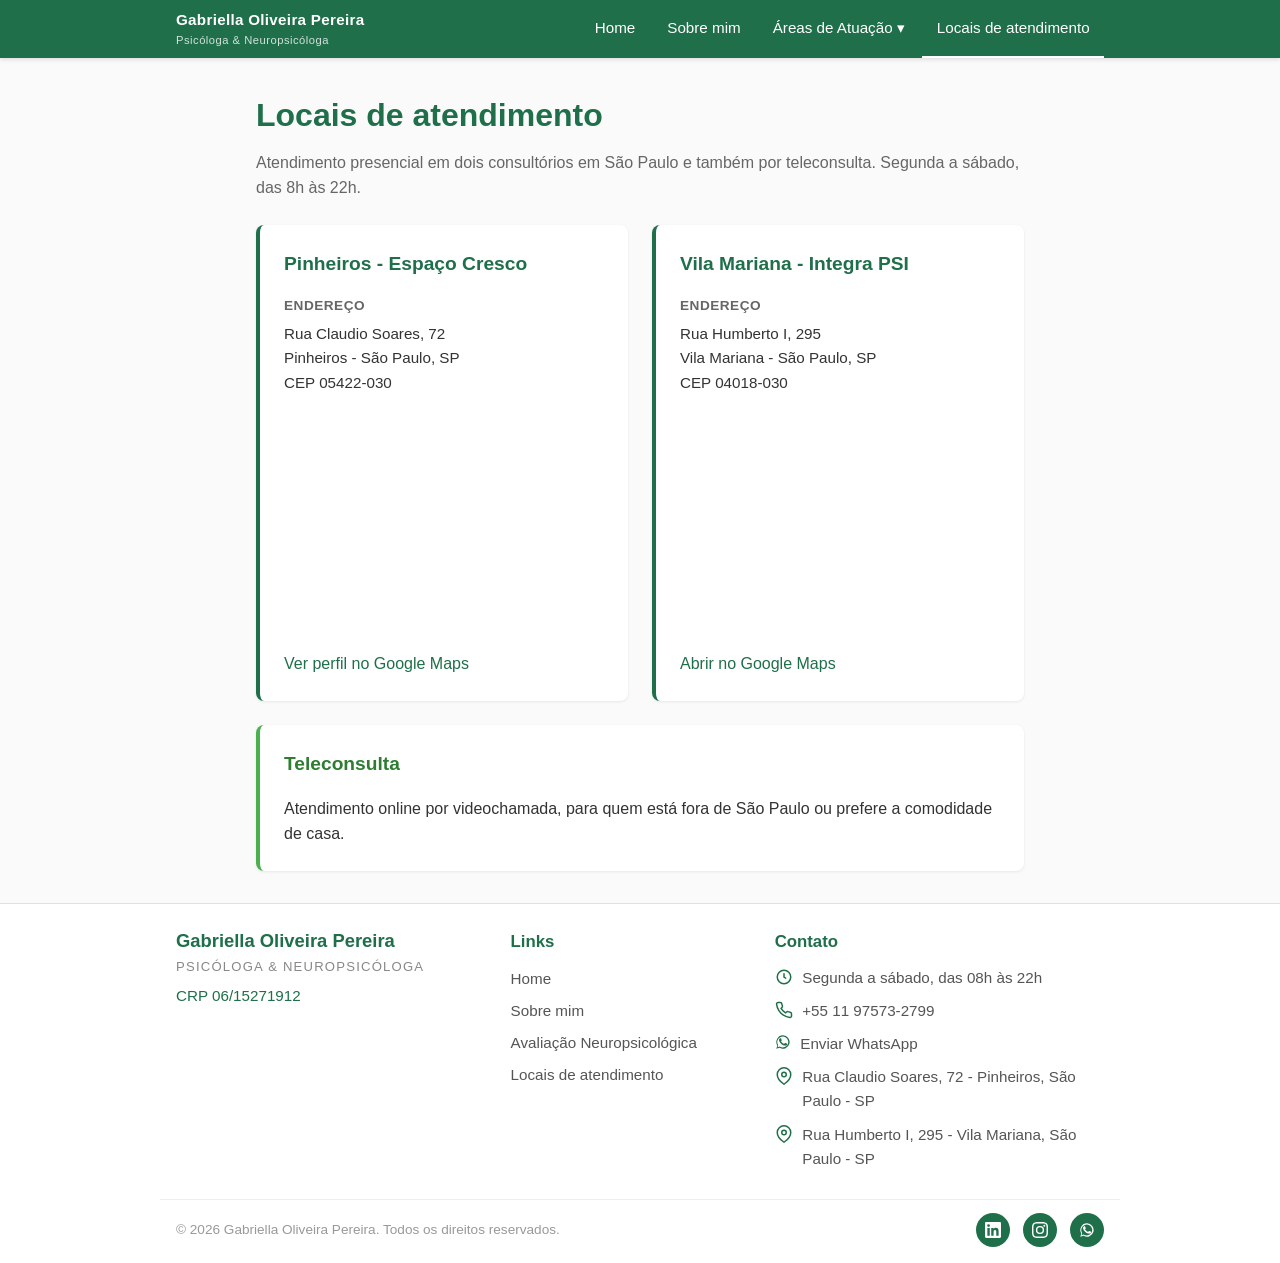
<file: locais.html>
<!DOCTYPE html>
<html lang="pt-BR">
<head>
    <meta charset="UTF-8">
    <!-- Google tag (gtag.js) -->
    <script async src="https://www.googletagmanager.com/gtag/js?id=AW-18455720303"></script>
    <script>
        window.dataLayer = window.dataLayer || [];
        function gtag(){dataLayer.push(arguments);}
        gtag('js', new Date());
        gtag('config', 'AW-18455720303');
        gtag('config', 'G-GL3W6F5S6H');
    </script>
    <script src="conversao.js?v=2" defer></script>
    <meta name="viewport" content="width=device-width, initial-scale=1.0">
    <title>Locais de atendimento - Psicóloga em Pinheiros e Vila Mariana</title>
    <meta name="description" content="Atendimento psicológico presencial em Pinheiros (Espaço Cresco) e Vila Mariana (Integra PSI), em São Paulo, e também online.">
    <link rel="stylesheet" href="style.css?v=2">
</head>
<body>
    <nav>
        <div class="nav-inner">
            <a href="index.html" class="nav-brand">Gabriella Oliveira Pereira<span>Psicóloga &amp; Neuropsicóloga</span></a>
            <ul>
                <li><a href="index.html" class="nav-link">Home</a></li>
                <li><a href="quem-sou-eu.html" class="nav-link">Sobre mim</a></li>
                <li class="nav-dropdown">
                    <a href="avaliacao-neuropsicologica.html" class="nav-link nav-dropdown-toggle" aria-haspopup="true">Áreas de Atuação ▾</a>
                    <ul class="nav-dropdown-menu">
                        <li><a href="avaliacao-neuropsicologica.html">Avaliação Neuropsicológica</a></li>
                        </ul>
                </li>
                <li><a href="locais.html" class="nav-link active">Locais de atendimento</a></li>
            </ul>
        </div>
    </nav>

    <main class="container">
        <h1 class="page-title">Locais de atendimento</h1>
        <p style="margin-bottom:1.5rem;color:#666;">Atendimento presencial em dois consultórios em São Paulo e também por teleconsulta. Segunda a sábado, das 8h às 22h.</p>

        <div class="locations">
            <div class="location-card">
                <h3>Pinheiros - Espaço Cresco</h3>
                <p class="info-label">Endereço</p>
                <p class="info-value">Rua Claudio Soares, 72<br>Pinheiros - São Paulo, SP<br>CEP 05422-030</p>
                <iframe
                    class="map-embed"
                    src="https://maps.google.com/maps?cid=10209132950567114545&output=embed"
                    loading="lazy"
                    referrerpolicy="no-referrer-when-downgrade"
                    title="Mapa do consultório em Pinheiros"></iframe>
                <a href="https://maps.google.com/?cid=10209132950567114545" target="_blank" rel="noopener">Ver perfil no Google Maps</a>
            </div>

            <div class="location-card">
                <h3>Vila Mariana - Integra PSI</h3>
                <p class="info-label">Endereço</p>
                <p class="info-value">Rua Humberto I, 295<br>Vila Mariana - São Paulo, SP<br>CEP 04018-030</p>
                <iframe
                    class="map-embed"
                    src="https://www.google.com/maps?q=Rua+Humberto+I,+295,+Vila+Mariana,+S%C3%A3o+Paulo,+SP,+04018-030&output=embed"
                    loading="lazy"
                    referrerpolicy="no-referrer-when-downgrade"
                    title="Mapa do consultório na Vila Mariana"></iframe>
                <a href="https://www.google.com/maps/search/?api=1&query=Rua+Humberto+I,+295,+Vila+Mariana,+S%C3%A3o+Paulo,+SP,+04018-030" target="_blank" rel="noopener">Abrir no Google Maps</a>
            </div>
        </div>

        <div class="location-card" style="border-left-color:#4CAF50;margin-top:1.5rem;">
            <h3 style="color:#2e7d32;">Teleconsulta</h3>
            <p>Atendimento online por videochamada, para quem está fora de São Paulo ou prefere a comodidade de casa.</p>
        </div>

    </main>

    <footer>
        <div class="footer-grid">
            <div class="footer-col">
                <div class="footer-name">Gabriella Oliveira Pereira</div>
                <div class="footer-role">Psicóloga &amp; Neuropsicóloga</div>
                <div class="footer-crp">CRP 06/15271912</div>
            </div>

            <div class="footer-col">
                <h4>Links</h4>
                <ul>
                    <li><a href="index.html">Home</a></li>
                    <li><a href="quem-sou-eu.html">Sobre mim</a></li>
                    <li><a href="avaliacao-neuropsicologica.html">Avaliação Neuropsicológica</a></li>
                    <li><a href="locais.html">Locais de atendimento</a></li>
                </ul>
            </div>

            <div class="footer-col">
                <h4>Contato</h4>
                <div class="footer-item"><svg width="18" height="18" viewBox="0 0 24 24" fill="none" stroke="currentColor" stroke-width="2"><circle cx="12" cy="12" r="9"/><path d="M12 7v5l3 2"/></svg><span>Segunda a sábado, das 08h às 22h</span></div>
                <div class="footer-item"><svg width="18" height="18" viewBox="0 0 24 24" fill="none" stroke="currentColor" stroke-width="2"><path d="M22 16.9v3a2 2 0 0 1-2.2 2 19.8 19.8 0 0 1-8.6-3.1 19.5 19.5 0 0 1-6-6A19.8 19.8 0 0 1 2.1 4.2 2 2 0 0 1 4.1 2h3a2 2 0 0 1 2 1.7c.1 1 .4 1.9.7 2.8a2 2 0 0 1-.5 2.1L8.1 9.9a16 16 0 0 0 6 6l1.3-1.3a2 2 0 0 1 2.1-.4c.9.3 1.8.6 2.8.7a2 2 0 0 1 1.7 2z"/></svg><a href="tel:+5511975732799">+55 11 97573-2799</a></div>
                <div class="footer-item"><svg width="16" height="16" viewBox="0 0 24 24" fill="currentColor"><path d="M17.5 14.4c-.3-.2-1.7-.9-2-1-.3-.1-.5-.1-.7.1-.2.3-.7 1-.9 1.2-.2.2-.3.2-.6.1-.3-.2-1.3-.5-2.4-1.5-.9-.8-1.5-1.8-1.7-2.1-.2-.3 0-.5.1-.6l.5-.5c.1-.2.2-.3.3-.5v-.5c-.1-.2-.7-1.6-.9-2.2-.2-.5-.5-.5-.7-.5h-.6c-.2 0-.5.1-.8.4-.3.3-1 1-1 2.4s1.1 2.8 1.2 3c.2.2 2.1 3.2 5.1 4.5.7.3 1.3.5 1.7.6.7.2 1.4.2 1.9.1.6-.1 1.7-.7 2-1.4.2-.7.2-1.3.2-1.4-.1-.1-.3-.2-.6-.3M12 2a10 10 0 0 0-8.6 15.1L2 22l5-1.3A10 10 0 1 0 12 2m0 18.2c-1.6 0-3.2-.4-4.5-1.2l-.3-.2-3.3.9.9-3.2-.2-.3A8.2 8.2 0 1 1 12 20.2"/></svg><a href="https://wa.me/5511975732799?text=Ol%C3%A1%2C%20gostaria%20de%20agendar%20uma%20primeira%20sess%C3%A3o" target="_blank" rel="noopener">Enviar WhatsApp</a></div>
                <div class="footer-item"><svg width="18" height="18" viewBox="0 0 24 24" fill="none" stroke="currentColor" stroke-width="2"><path d="M21 10c0 7-9 13-9 13s-9-6-9-13a9 9 0 0 1 18 0z"/><circle cx="12" cy="10" r="3"/></svg><span>Rua Claudio Soares, 72 - Pinheiros, São Paulo - SP</span></div>
                <div class="footer-item"><svg width="18" height="18" viewBox="0 0 24 24" fill="none" stroke="currentColor" stroke-width="2"><path d="M21 10c0 7-9 13-9 13s-9-6-9-13a9 9 0 0 1 18 0z"/><circle cx="12" cy="10" r="3"/></svg><span>Rua Humberto I, 295 - Vila Mariana, São Paulo - SP</span></div>
            </div>
        </div>

        <div class="footer-bottom">
            <span>&copy; 2026 Gabriella Oliveira Pereira. Todos os direitos reservados.</span>
            <div class="footer-social">
                <a href="https://www.linkedin.com/in/gabriellaop/" target="_blank" rel="noopener" aria-label="LinkedIn"><svg width="16" height="16" viewBox="0 0 24 24" fill="currentColor"><path d="M20.45 20.45h-3.56v-5.57c0-1.33-.02-3.04-1.85-3.04-1.85 0-2.14 1.45-2.14 2.94v5.67H9.35V9h3.41v1.56h.05c.47-.9 1.63-1.85 3.36-1.85 3.6 0 4.27 2.37 4.27 5.45v6.29zM5.34 7.43a2.06 2.06 0 1 1 0-4.13 2.06 2.06 0 0 1 0 4.13zM7.12 20.45H3.56V9h3.56v11.45zM22.22 0H1.77C.79 0 0 .77 0 1.72v20.56C0 23.23.79 24 1.77 24h20.45c.98 0 1.78-.77 1.78-1.72V1.72C24 .77 23.2 0 22.22 0z"/></svg></a>
                <a href="https://www.instagram.com/gabriellaop.psi/" target="_blank" rel="noopener" aria-label="Instagram"><svg width="16" height="16" viewBox="0 0 24 24" fill="currentColor"><path d="M12 2.16c3.2 0 3.58.01 4.85.07 1.17.05 1.8.25 2.23.41.56.22.96.48 1.38.9.42.42.68.82.9 1.38.16.42.36 1.06.41 2.23.06 1.27.07 1.65.07 4.85s-.01 3.58-.07 4.85c-.05 1.17-.25 1.8-.41 2.23-.22.56-.48.96-.9 1.38-.42.42-.82.68-1.38.9-.42.16-1.06.36-2.23.41-1.27.06-1.65.07-4.85.07s-3.58-.01-4.85-.07c-1.17-.05-1.8-.25-2.23-.41a3.8 3.8 0 0 1-1.38-.9 3.8 3.8 0 0 1-.9-1.38c-.16-.42-.36-1.06-.41-2.23C2.17 15.58 2.16 15.2 2.16 12s.01-3.58.07-4.85c.05-1.17.25-1.8.41-2.23.22-.56.48-.96.9-1.38.42-.42.82-.68 1.38-.9.42-.16 1.06-.36 2.23-.41C8.42 2.17 8.8 2.16 12 2.16zM12 0C8.74 0 8.33.01 7.05.07 5.78.13 4.9.33 4.14.63a5.9 5.9 0 0 0-2.13 1.38A5.9 5.9 0 0 0 .63 4.14c-.3.76-.5 1.64-.56 2.91C.01 8.33 0 8.74 0 12s.01 3.67.07 4.95c.06 1.27.26 2.15.56 2.91a5.9 5.9 0 0 0 1.38 2.13 5.9 5.9 0 0 0 2.13 1.38c.76.3 1.64.5 2.91.56C8.33 23.99 8.74 24 12 24s3.67-.01 4.95-.07c1.27-.06 2.15-.26 2.91-.56a5.9 5.9 0 0 0 2.13-1.38 5.9 5.9 0 0 0 1.38-2.13c.3-.76.5-1.64.56-2.91.06-1.28.07-1.69.07-4.95s-.01-3.67-.07-4.95c-.06-1.27-.26-2.15-.56-2.91a5.9 5.9 0 0 0-1.38-2.13A5.9 5.9 0 0 0 19.86.63c-.76-.3-1.64-.5-2.91-.56C15.67.01 15.26 0 12 0zm0 5.84a6.16 6.16 0 1 0 0 12.32 6.16 6.16 0 0 0 0-12.32zm0 10.16a4 4 0 1 1 0-8 4 4 0 0 1 0 8zm7.85-10.4a1.44 1.44 0 1 1-2.88 0 1.44 1.44 0 0 1 2.88 0z"/></svg></a>
                <a href="https://wa.me/5511975732799?text=Ol%C3%A1%2C%20gostaria%20de%20agendar%20uma%20primeira%20sess%C3%A3o" target="_blank" rel="noopener" aria-label="WhatsApp"><svg width="16" height="16" viewBox="0 0 24 24" fill="currentColor"><path d="M17.5 14.4c-.3-.2-1.7-.9-2-1-.3-.1-.5-.1-.7.1-.2.3-.7 1-.9 1.2-.2.2-.3.2-.6.1-.3-.2-1.3-.5-2.4-1.5-.9-.8-1.5-1.8-1.7-2.1-.2-.3 0-.5.1-.6l.5-.5c.1-.2.2-.3.3-.5v-.5c-.1-.2-.7-1.6-.9-2.2-.2-.5-.5-.5-.7-.5h-.6c-.2 0-.5.1-.8.4-.3.3-1 1-1 2.4s1.1 2.8 1.2 3c.2.2 2.1 3.2 5.1 4.5.7.3 1.3.5 1.7.6.7.2 1.4.2 1.9.1.6-.1 1.7-.7 2-1.4.2-.7.2-1.3.2-1.4-.1-.1-.3-.2-.6-.3M12 2a10 10 0 0 0-8.6 15.1L2 22l5-1.3A10 10 0 1 0 12 2m0 18.2c-1.6 0-3.2-.4-4.5-1.2l-.3-.2-3.3.9.9-3.2-.2-.3A8.2 8.2 0 1 1 12 20.2"/></svg></a>
            </div>
        </div>
    </footer>
</body>
</html>
</file>
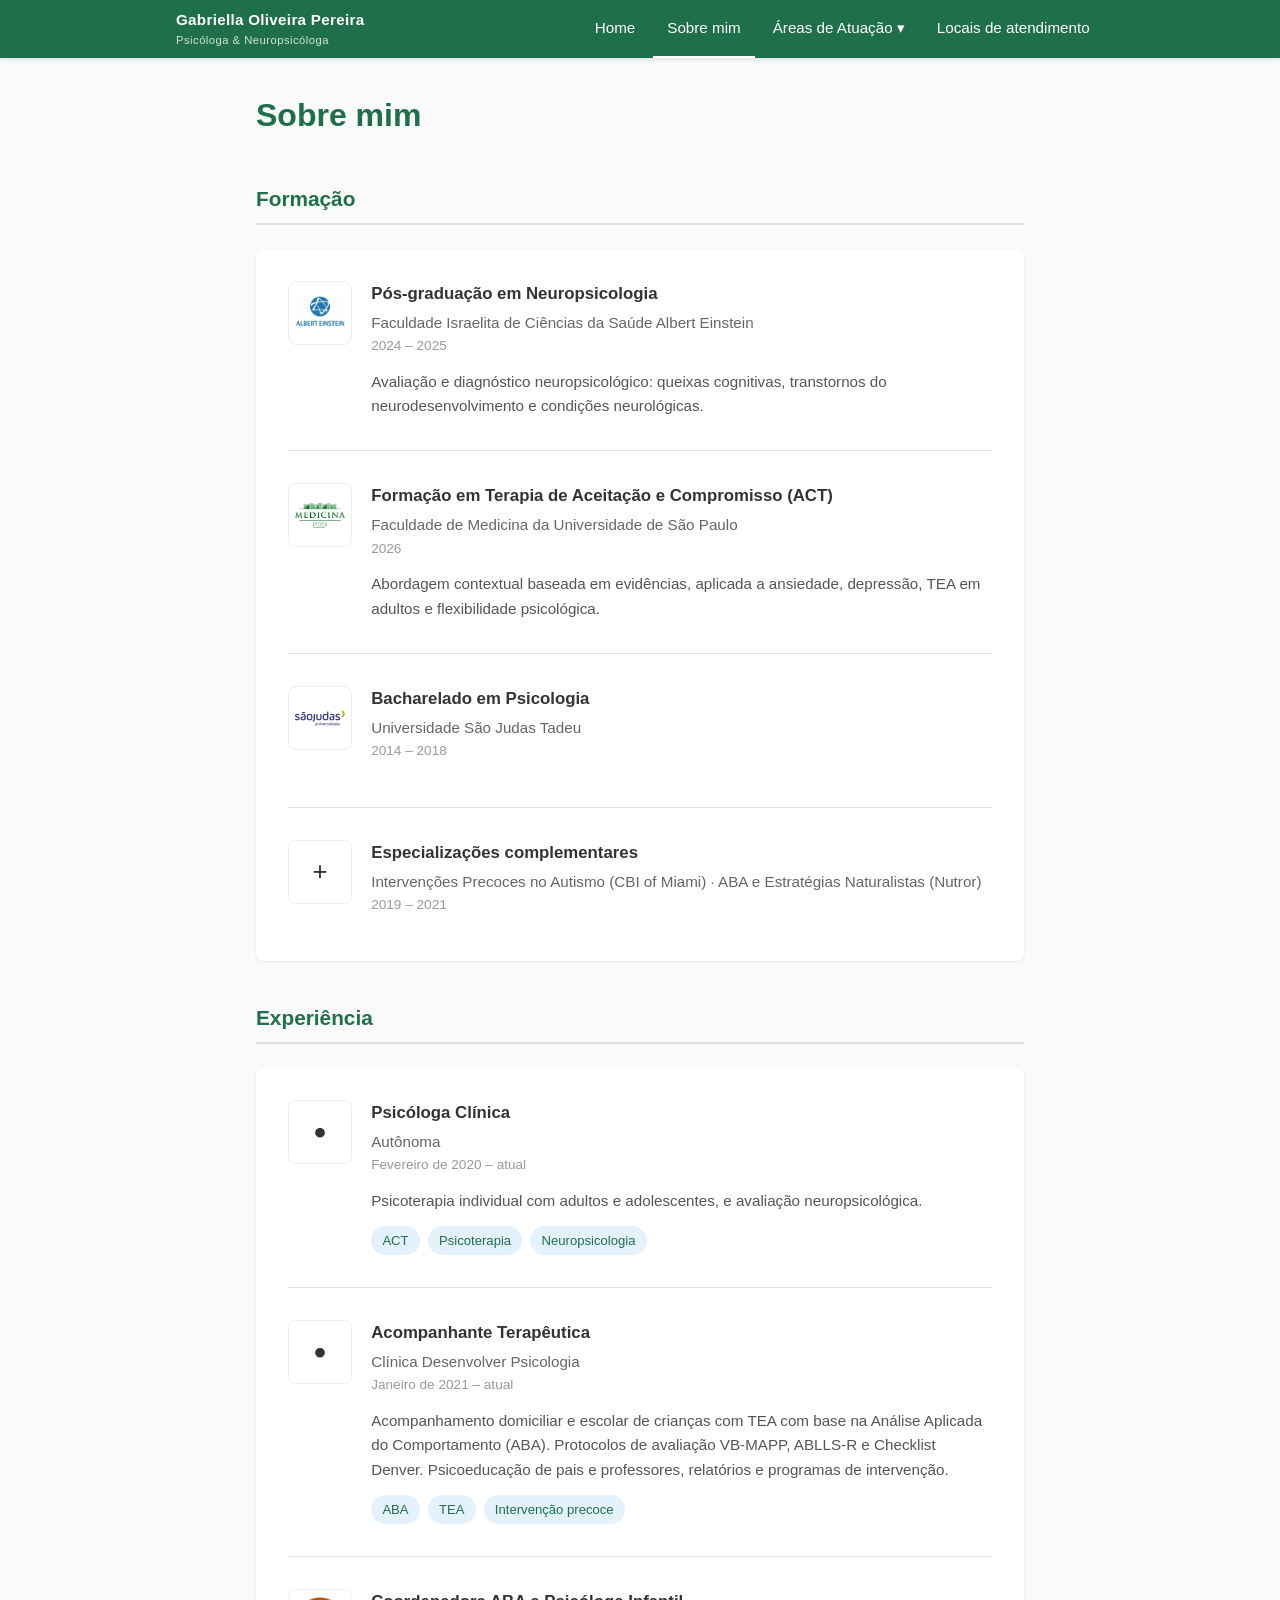
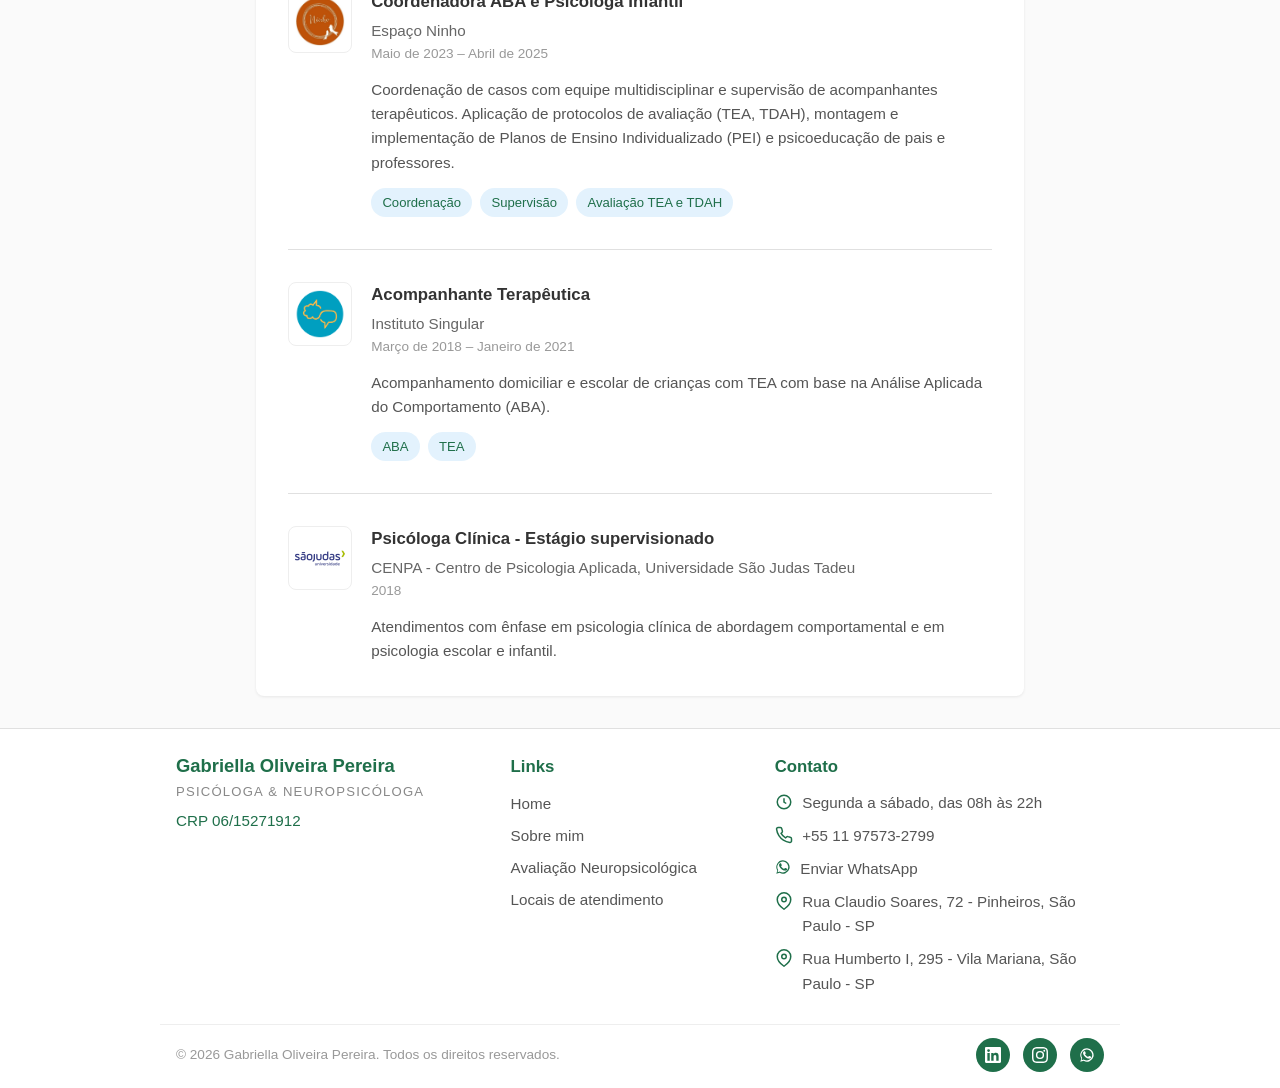
<file: quem-sou-eu.html>
<!DOCTYPE html>
<html lang="pt-BR">
<head>
    <meta charset="UTF-8">
    <!-- Google tag (gtag.js) -->
    <script async src="https://www.googletagmanager.com/gtag/js?id=AW-18455720303"></script>
    <script>
        window.dataLayer = window.dataLayer || [];
        function gtag(){dataLayer.push(arguments);}
        gtag('js', new Date());
        gtag('config', 'AW-18455720303');
        gtag('config', 'G-GL3W6F5S6H');
    </script>
    <script src="conversao.js?v=2" defer></script>
    <meta name="viewport" content="width=device-width, initial-scale=1.0">
    <title>Sobre mim - Gabriella Oliveira Pereira</title>
    <meta name="description" content="Formação acadêmica e experiência profissional de Gabriella Oliveira Pereira, neuropsicóloga e psicóloga clínica em São Paulo.">
    <link rel="stylesheet" href="style.css?v=2">
</head>
<body>
    <nav>
        <div class="nav-inner">
            <a href="index.html" class="nav-brand">Gabriella Oliveira Pereira<span>Psicóloga &amp; Neuropsicóloga</span></a>
            <ul>
                <li><a href="index.html" class="nav-link">Home</a></li>
                <li><a href="quem-sou-eu.html" class="nav-link active">Sobre mim</a></li>
                <li class="nav-dropdown">
                    <a href="avaliacao-neuropsicologica.html" class="nav-link nav-dropdown-toggle" aria-haspopup="true">Áreas de Atuação ▾</a>
                    <ul class="nav-dropdown-menu">
                        <li><a href="avaliacao-neuropsicologica.html">Avaliação Neuropsicológica</a></li>
                        </ul>
                </li>
                <li><a href="locais.html" class="nav-link">Locais de atendimento</a></li>
            </ul>
        </div>
    </nav>

    <main class="container">
        <h1 class="page-title">Sobre mim</h1>

        <h2>Formação</h2>
        <div class="card">
            <div class="item">
                <div class="item-logo"><img src="logos/einstein.png" alt="Albert Einstein"></div>
                <div class="item-content">
                    <div class="item-title">Pós-graduação em Neuropsicologia</div>
                    <div class="item-subtitle">Faculdade Israelita de Ciências da Saúde Albert Einstein</div>
                    <div class="item-date">2024 – 2025</div>
                    <div class="item-description">Avaliação e diagnóstico neuropsicológico: queixas cognitivas, transtornos do neurodesenvolvimento e condições neurológicas.</div>
                </div>
            </div>

            <div class="item">
                <div class="item-logo"><img src="logos/usp.webp" alt="Faculdade de Medicina da USP"></div>
                <div class="item-content">
                    <div class="item-title">Formação em Terapia de Aceitação e Compromisso (ACT)</div>
                    <div class="item-subtitle">Faculdade de Medicina da Universidade de São Paulo</div>
                    <div class="item-date">2026</div>
                    <div class="item-description">Abordagem contextual baseada em evidências, aplicada a ansiedade, depressão, TEA em adultos e flexibilidade psicológica.</div>
                </div>
            </div>

            <div class="item">
                <div class="item-logo"><img src="logos/saojudas.png" alt="Universidade São Judas Tadeu"></div>
                <div class="item-content">
                    <div class="item-title">Bacharelado em Psicologia</div>
                    <div class="item-subtitle">Universidade São Judas Tadeu</div>
                    <div class="item-date">2014 – 2018</div>
                </div>
            </div>

            <div class="item">
                <div class="item-logo" style="font-size:1.6rem;">+</div>
                <div class="item-content">
                    <div class="item-title">Especializações complementares</div>
                    <div class="item-subtitle">Intervenções Precoces no Autismo (CBI of Miami) · ABA e Estratégias Naturalistas (Nutror)</div>
                    <div class="item-date">2019 – 2021</div>
                </div>
            </div>
        </div>

        <h2>Experiência</h2>
        <div class="card">
            <div class="item">
                <div class="item-logo" style="font-size:1.4rem;">●</div>
                <div class="item-content">
                    <div class="item-title">Psicóloga Clínica</div>
                    <div class="item-subtitle">Autônoma</div>
                    <div class="item-date">Fevereiro de 2020 – atual</div>
                    <div class="item-description">Psicoterapia individual com adultos e adolescentes, e avaliação neuropsicológica.</div>
                    <div class="skills">
                        <span class="skill-tag">ACT</span>
                        <span class="skill-tag">Psicoterapia</span>
                        <span class="skill-tag">Neuropsicologia</span>
                    </div>
                </div>
            </div>

            <div class="item">
                <div class="item-logo" style="font-size:1.4rem;">●</div>
                <div class="item-content">
                    <div class="item-title">Acompanhante Terapêutica</div>
                    <div class="item-subtitle">Clínica Desenvolver Psicologia</div>
                    <div class="item-date">Janeiro de 2021 – atual</div>
                    <div class="item-description">Acompanhamento domiciliar e escolar de crianças com TEA com base na Análise Aplicada do Comportamento (ABA). Protocolos de avaliação VB-MAPP, ABLLS-R e Checklist Denver. Psicoeducação de pais e professores, relatórios e programas de intervenção.</div>
                    <div class="skills">
                        <span class="skill-tag">ABA</span>
                        <span class="skill-tag">TEA</span>
                        <span class="skill-tag">Intervenção precoce</span>
                    </div>
                </div>
            </div>

            <div class="item">
                <div class="item-logo"><img src="logos/ninho.png" alt="Espaço Ninho"></div>
                <div class="item-content">
                    <div class="item-title">Coordenadora ABA e Psicóloga Infantil</div>
                    <div class="item-subtitle">Espaço Ninho</div>
                    <div class="item-date">Maio de 2023 – Abril de 2025</div>
                    <div class="item-description">Coordenação de casos com equipe multidisciplinar e supervisão de acompanhantes terapêuticos. Aplicação de protocolos de avaliação (TEA, TDAH), montagem e implementação de Planos de Ensino Individualizado (PEI) e psicoeducação de pais e professores.</div>
                    <div class="skills">
                        <span class="skill-tag">Coordenação</span>
                        <span class="skill-tag">Supervisão</span>
                        <span class="skill-tag">Avaliação TEA e TDAH</span>
                    </div>
                </div>
            </div>

            <div class="item">
                <div class="item-logo"><img src="logos/singular.webp" alt="Instituto Singular"></div>
                <div class="item-content">
                    <div class="item-title">Acompanhante Terapêutica</div>
                    <div class="item-subtitle">Instituto Singular</div>
                    <div class="item-date">Março de 2018 – Janeiro de 2021</div>
                    <div class="item-description">Acompanhamento domiciliar e escolar de crianças com TEA com base na Análise Aplicada do Comportamento (ABA).</div>
                    <div class="skills">
                        <span class="skill-tag">ABA</span>
                        <span class="skill-tag">TEA</span>
                    </div>
                </div>
            </div>

            <div class="item">
                <div class="item-logo"><img src="logos/saojudas.png" alt="Universidade São Judas Tadeu"></div>
                <div class="item-content">
                    <div class="item-title">Psicóloga Clínica - Estágio supervisionado</div>
                    <div class="item-subtitle">CENPA - Centro de Psicologia Aplicada, Universidade São Judas Tadeu</div>
                    <div class="item-date">2018</div>
                    <div class="item-description">Atendimentos com ênfase em psicologia clínica de abordagem comportamental e em psicologia escolar e infantil.</div>
                </div>
            </div>
        </div>
    </main>

    <footer>
        <div class="footer-grid">
            <div class="footer-col">
                <div class="footer-name">Gabriella Oliveira Pereira</div>
                <div class="footer-role">Psicóloga &amp; Neuropsicóloga</div>
                <div class="footer-crp">CRP 06/15271912</div>
            </div>

            <div class="footer-col">
                <h4>Links</h4>
                <ul>
                    <li><a href="index.html">Home</a></li>
                    <li><a href="quem-sou-eu.html">Sobre mim</a></li>
                    <li><a href="avaliacao-neuropsicologica.html">Avaliação Neuropsicológica</a></li>
                    <li><a href="locais.html">Locais de atendimento</a></li>
                </ul>
            </div>

            <div class="footer-col">
                <h4>Contato</h4>
                <div class="footer-item"><svg width="18" height="18" viewBox="0 0 24 24" fill="none" stroke="currentColor" stroke-width="2"><circle cx="12" cy="12" r="9"/><path d="M12 7v5l3 2"/></svg><span>Segunda a sábado, das 08h às 22h</span></div>
                <div class="footer-item"><svg width="18" height="18" viewBox="0 0 24 24" fill="none" stroke="currentColor" stroke-width="2"><path d="M22 16.9v3a2 2 0 0 1-2.2 2 19.8 19.8 0 0 1-8.6-3.1 19.5 19.5 0 0 1-6-6A19.8 19.8 0 0 1 2.1 4.2 2 2 0 0 1 4.1 2h3a2 2 0 0 1 2 1.7c.1 1 .4 1.9.7 2.8a2 2 0 0 1-.5 2.1L8.1 9.9a16 16 0 0 0 6 6l1.3-1.3a2 2 0 0 1 2.1-.4c.9.3 1.8.6 2.8.7a2 2 0 0 1 1.7 2z"/></svg><a href="tel:+5511975732799">+55 11 97573-2799</a></div>
                <div class="footer-item"><svg width="16" height="16" viewBox="0 0 24 24" fill="currentColor"><path d="M17.5 14.4c-.3-.2-1.7-.9-2-1-.3-.1-.5-.1-.7.1-.2.3-.7 1-.9 1.2-.2.2-.3.2-.6.1-.3-.2-1.3-.5-2.4-1.5-.9-.8-1.5-1.8-1.7-2.1-.2-.3 0-.5.1-.6l.5-.5c.1-.2.2-.3.3-.5v-.5c-.1-.2-.7-1.6-.9-2.2-.2-.5-.5-.5-.7-.5h-.6c-.2 0-.5.1-.8.4-.3.3-1 1-1 2.4s1.1 2.8 1.2 3c.2.2 2.1 3.2 5.1 4.5.7.3 1.3.5 1.7.6.7.2 1.4.2 1.9.1.6-.1 1.7-.7 2-1.4.2-.7.2-1.3.2-1.4-.1-.1-.3-.2-.6-.3M12 2a10 10 0 0 0-8.6 15.1L2 22l5-1.3A10 10 0 1 0 12 2m0 18.2c-1.6 0-3.2-.4-4.5-1.2l-.3-.2-3.3.9.9-3.2-.2-.3A8.2 8.2 0 1 1 12 20.2"/></svg><a href="https://wa.me/5511975732799?text=Ol%C3%A1%2C%20gostaria%20de%20agendar%20uma%20primeira%20sess%C3%A3o" target="_blank" rel="noopener">Enviar WhatsApp</a></div>
                <div class="footer-item"><svg width="18" height="18" viewBox="0 0 24 24" fill="none" stroke="currentColor" stroke-width="2"><path d="M21 10c0 7-9 13-9 13s-9-6-9-13a9 9 0 0 1 18 0z"/><circle cx="12" cy="10" r="3"/></svg><span>Rua Claudio Soares, 72 - Pinheiros, São Paulo - SP</span></div>
                <div class="footer-item"><svg width="18" height="18" viewBox="0 0 24 24" fill="none" stroke="currentColor" stroke-width="2"><path d="M21 10c0 7-9 13-9 13s-9-6-9-13a9 9 0 0 1 18 0z"/><circle cx="12" cy="10" r="3"/></svg><span>Rua Humberto I, 295 - Vila Mariana, São Paulo - SP</span></div>
            </div>
        </div>

        <div class="footer-bottom">
            <span>&copy; 2026 Gabriella Oliveira Pereira. Todos os direitos reservados.</span>
            <div class="footer-social">
                <a href="https://www.linkedin.com/in/gabriellaop/" target="_blank" rel="noopener" aria-label="LinkedIn"><svg width="16" height="16" viewBox="0 0 24 24" fill="currentColor"><path d="M20.45 20.45h-3.56v-5.57c0-1.33-.02-3.04-1.85-3.04-1.85 0-2.14 1.45-2.14 2.94v5.67H9.35V9h3.41v1.56h.05c.47-.9 1.63-1.85 3.36-1.85 3.6 0 4.27 2.37 4.27 5.45v6.29zM5.34 7.43a2.06 2.06 0 1 1 0-4.13 2.06 2.06 0 0 1 0 4.13zM7.12 20.45H3.56V9h3.56v11.45zM22.22 0H1.77C.79 0 0 .77 0 1.72v20.56C0 23.23.79 24 1.77 24h20.45c.98 0 1.78-.77 1.78-1.72V1.72C24 .77 23.2 0 22.22 0z"/></svg></a>
                <a href="https://www.instagram.com/gabriellaop.psi/" target="_blank" rel="noopener" aria-label="Instagram"><svg width="16" height="16" viewBox="0 0 24 24" fill="currentColor"><path d="M12 2.16c3.2 0 3.58.01 4.85.07 1.17.05 1.8.25 2.23.41.56.22.96.48 1.38.9.42.42.68.82.9 1.38.16.42.36 1.06.41 2.23.06 1.27.07 1.65.07 4.85s-.01 3.58-.07 4.85c-.05 1.17-.25 1.8-.41 2.23-.22.56-.48.96-.9 1.38-.42.42-.82.68-1.38.9-.42.16-1.06.36-2.23.41-1.27.06-1.65.07-4.85.07s-3.58-.01-4.85-.07c-1.17-.05-1.8-.25-2.23-.41a3.8 3.8 0 0 1-1.38-.9 3.8 3.8 0 0 1-.9-1.38c-.16-.42-.36-1.06-.41-2.23C2.17 15.58 2.16 15.2 2.16 12s.01-3.58.07-4.85c.05-1.17.25-1.8.41-2.23.22-.56.48-.96.9-1.38.42-.42.82-.68 1.38-.9.42-.16 1.06-.36 2.23-.41C8.42 2.17 8.8 2.16 12 2.16zM12 0C8.74 0 8.33.01 7.05.07 5.78.13 4.9.33 4.14.63a5.9 5.9 0 0 0-2.13 1.38A5.9 5.9 0 0 0 .63 4.14c-.3.76-.5 1.64-.56 2.91C.01 8.33 0 8.74 0 12s.01 3.67.07 4.95c.06 1.27.26 2.15.56 2.91a5.9 5.9 0 0 0 1.38 2.13 5.9 5.9 0 0 0 2.13 1.38c.76.3 1.64.5 2.91.56C8.33 23.99 8.74 24 12 24s3.67-.01 4.95-.07c1.27-.06 2.15-.26 2.91-.56a5.9 5.9 0 0 0 2.13-1.38 5.9 5.9 0 0 0 1.38-2.13c.3-.76.5-1.64.56-2.91.06-1.28.07-1.69.07-4.95s-.01-3.67-.07-4.95c-.06-1.27-.26-2.15-.56-2.91a5.9 5.9 0 0 0-1.38-2.13A5.9 5.9 0 0 0 19.86.63c-.76-.3-1.64-.5-2.91-.56C15.67.01 15.26 0 12 0zm0 5.84a6.16 6.16 0 1 0 0 12.32 6.16 6.16 0 0 0 0-12.32zm0 10.16a4 4 0 1 1 0-8 4 4 0 0 1 0 8zm7.85-10.4a1.44 1.44 0 1 1-2.88 0 1.44 1.44 0 0 1 2.88 0z"/></svg></a>
                <a href="https://wa.me/5511975732799?text=Ol%C3%A1%2C%20gostaria%20de%20agendar%20uma%20primeira%20sess%C3%A3o" target="_blank" rel="noopener" aria-label="WhatsApp"><svg width="16" height="16" viewBox="0 0 24 24" fill="currentColor"><path d="M17.5 14.4c-.3-.2-1.7-.9-2-1-.3-.1-.5-.1-.7.1-.2.3-.7 1-.9 1.2-.2.2-.3.2-.6.1-.3-.2-1.3-.5-2.4-1.5-.9-.8-1.5-1.8-1.7-2.1-.2-.3 0-.5.1-.6l.5-.5c.1-.2.2-.3.3-.5v-.5c-.1-.2-.7-1.6-.9-2.2-.2-.5-.5-.5-.7-.5h-.6c-.2 0-.5.1-.8.4-.3.3-1 1-1 2.4s1.1 2.8 1.2 3c.2.2 2.1 3.2 5.1 4.5.7.3 1.3.5 1.7.6.7.2 1.4.2 1.9.1.6-.1 1.7-.7 2-1.4.2-.7.2-1.3.2-1.4-.1-.1-.3-.2-.6-.3M12 2a10 10 0 0 0-8.6 15.1L2 22l5-1.3A10 10 0 1 0 12 2m0 18.2c-1.6 0-3.2-.4-4.5-1.2l-.3-.2-3.3.9.9-3.2-.2-.3A8.2 8.2 0 1 1 12 20.2"/></svg></a>
            </div>
        </div>
    </footer>
</body>
</html>
</file>
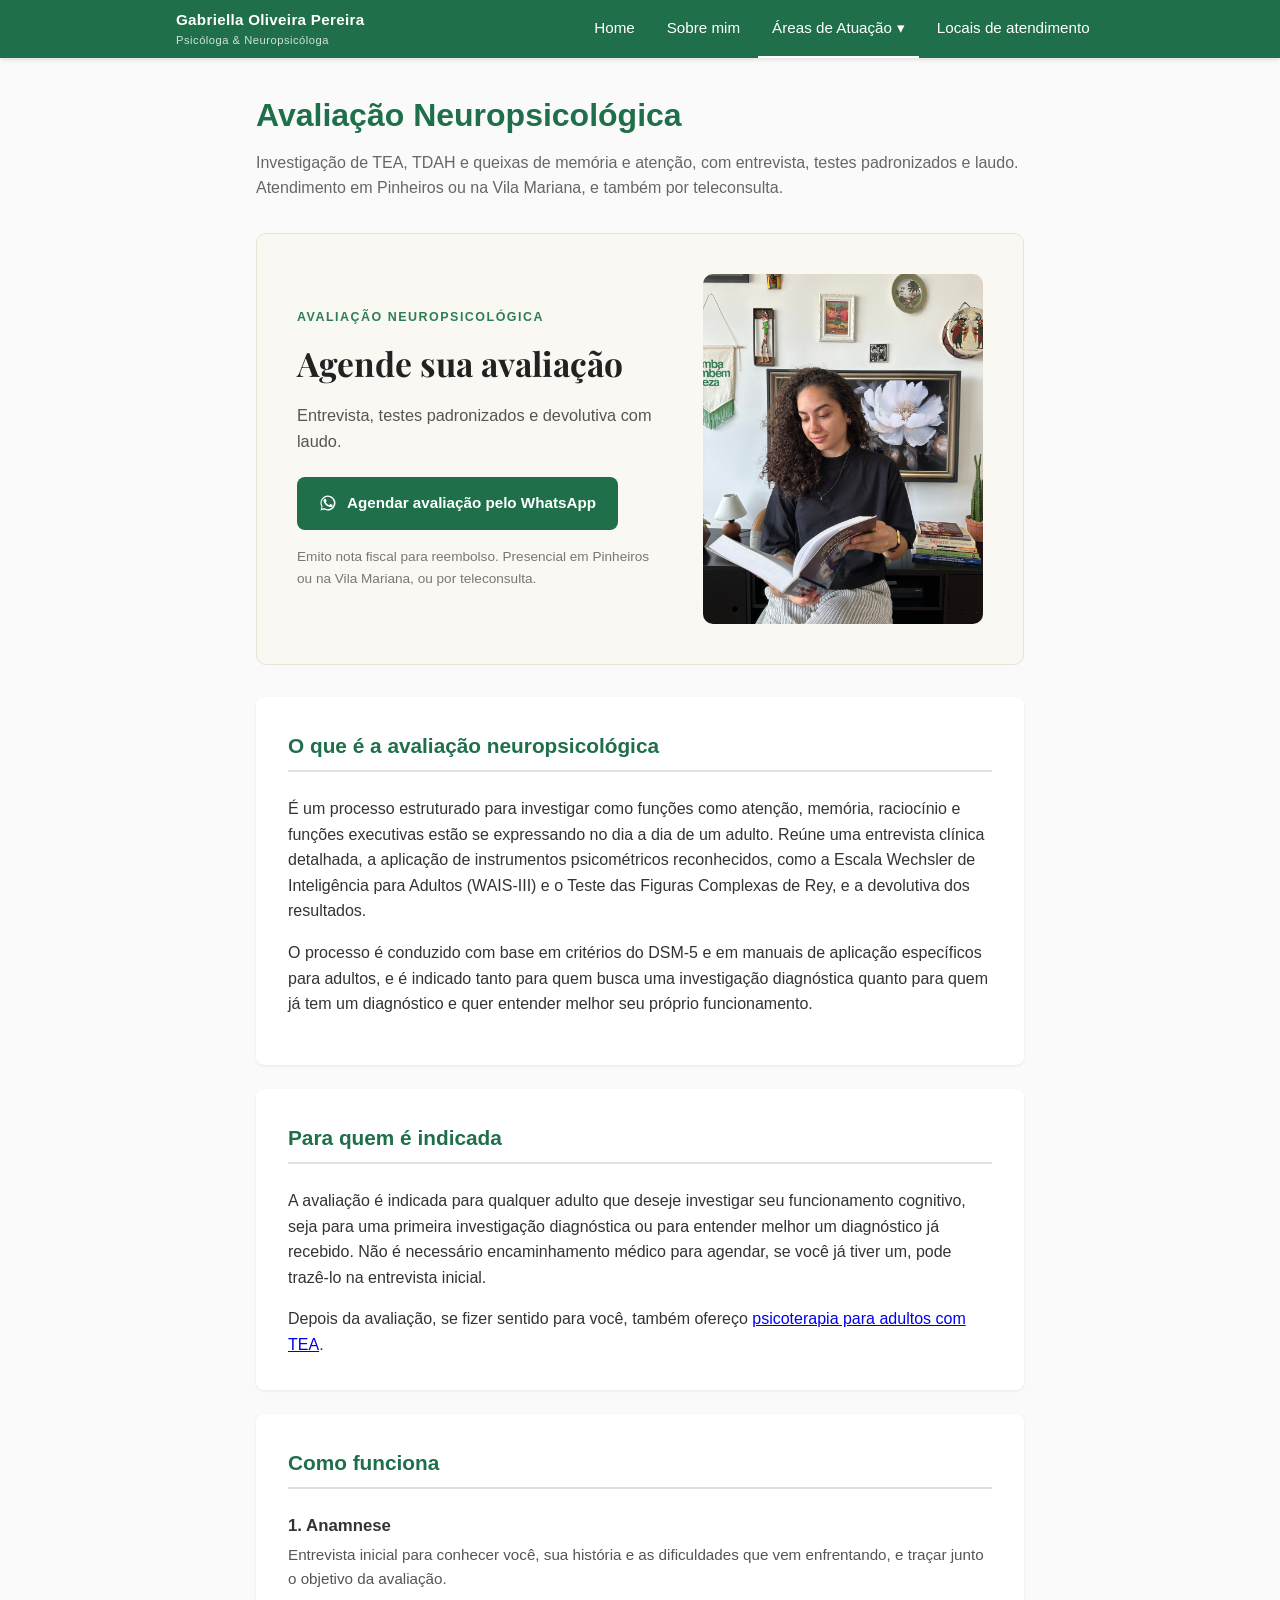
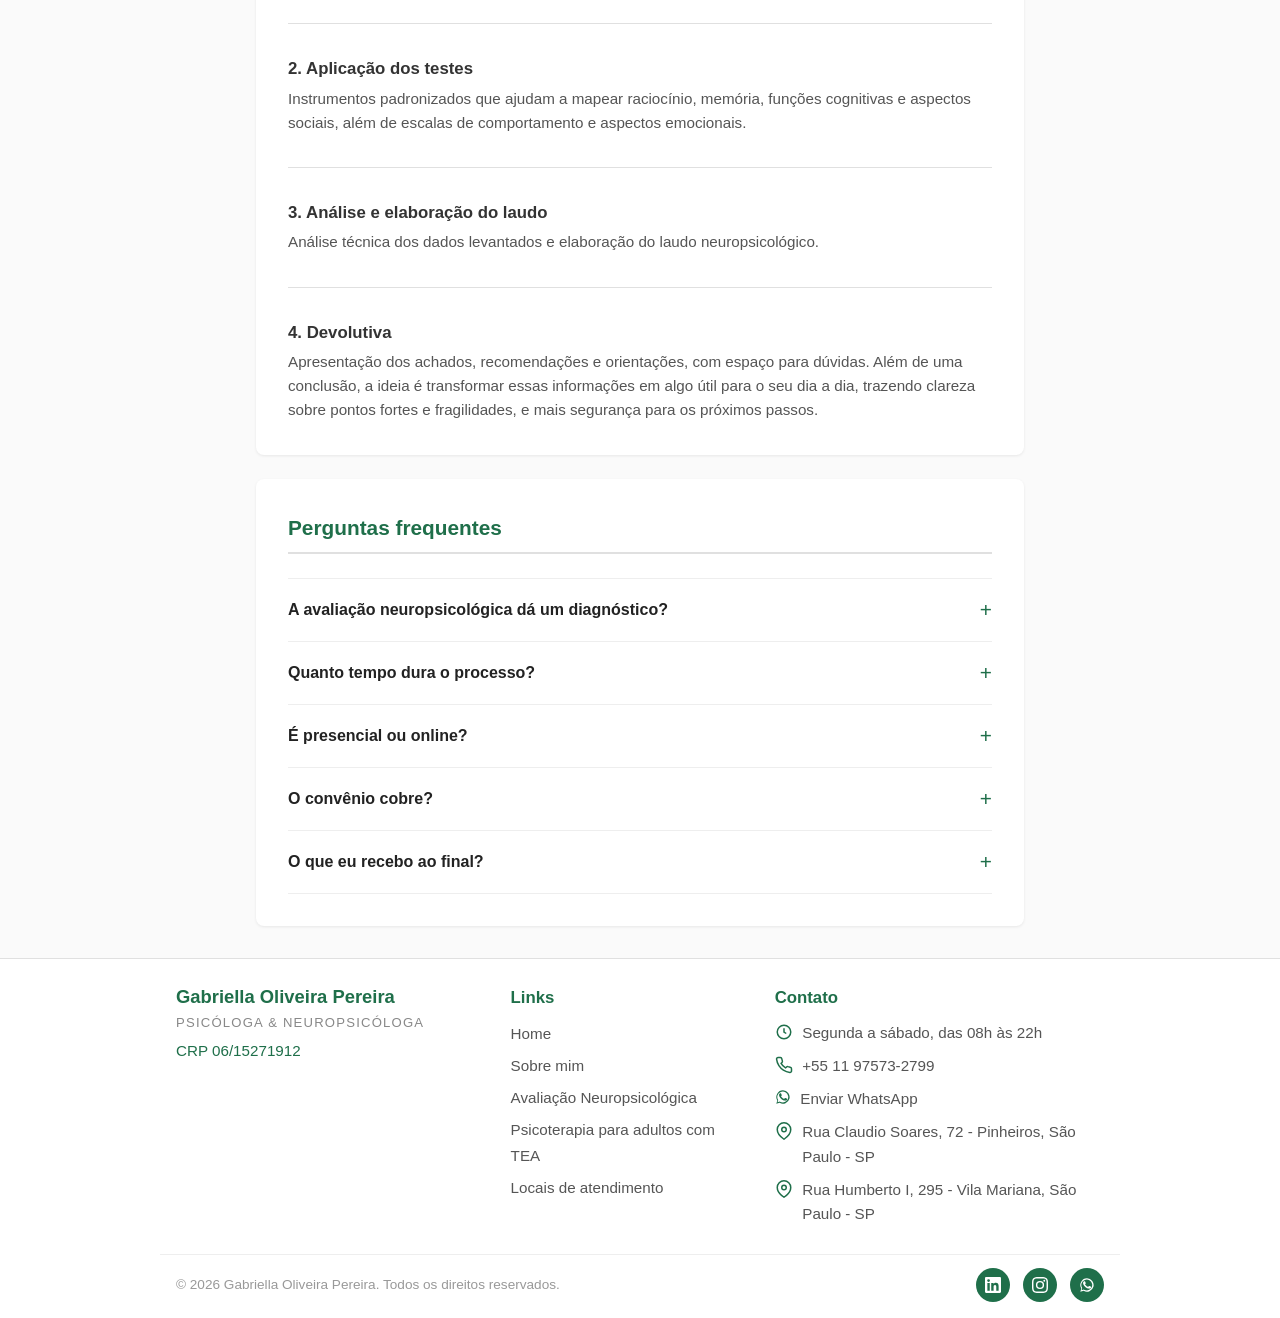
<file: previa/avaliacao-neuropsicologica.html>
<!DOCTYPE html>
<html lang="pt-BR">
<head>
    <meta charset="UTF-8">
    
    <meta name="robots" content="noindex, nofollow">
    <meta name="viewport" content="width=device-width, initial-scale=1.0">
    <title>Avaliação Neuropsicológica em São Paulo - Gabriella Oliveira Pereira</title>
    <meta name="description" content="Avaliação neuropsicológica em Pinheiros, São Paulo, com foco em adultos: investigação de TEA, TDAH e queixas de memória e atenção. Atendimento particular, sem necessidade de encaminhamento médico, com laudo e nota fiscal para reembolso.">
    <meta name="keywords" content="avaliação neuropsicológica adulto, neuropsicóloga são paulo, TEA adulto, TDAH adulto, laudo neuropsicológico, avaliação neuropsicológica pinheiros">
    <link rel="canonical" href="https://gabriellapsicologasp.com.br/avaliacao-neuropsicologica.html">
    <link rel="preconnect" href="https://fonts.googleapis.com">
    <link rel="preconnect" href="https://fonts.gstatic.com" crossorigin>
    <link href="https://fonts.googleapis.com/css2?family=Playfair+Display:wght@700&display=swap" rel="stylesheet">
    <link rel="stylesheet" href="style.css?v=3">

    <script type="application/ld+json">
    {
        "@context": "https://schema.org",
        "@type": "MedicalWebPage",
        "name": "Avaliação Neuropsicológica",
        "url": "https://gabriellapsicologasp.com.br/avaliacao-neuropsicologica.html",
        "about": {
            "@type": "MedicalProcedure",
            "name": "Avaliação neuropsicológica"
        },
        "author": {
            "@type": "Person",
            "name": "Gabriella Oliveira Pereira"
        }
    }
    </script>
    <script type="application/ld+json">
    {
        "@context": "https://schema.org",
        "@type": "FAQPage",
        "mainEntity": [
            {"@type": "Question", "name": "A avaliação neuropsicológica dá um diagnóstico?", "acceptedAnswer": {"@type": "Answer", "text": "O laudo reúne os resultados dos testes e da entrevista e aponta hipóteses diagnósticas quando é o caso, com base em critérios do DSM-5, discutidas na devolutiva."}},
            {"@type": "Question", "name": "É presencial ou online?", "acceptedAnswer": {"@type": "Answer", "text": "A aplicação dos testes é presencial, no consultório em Pinheiros ou na Vila Mariana; a entrevista inicial e a devolutiva podem ser por teleconsulta."}},
            {"@type": "Question", "name": "O convênio cobre a avaliação neuropsicológica?", "acceptedAnswer": {"@type": "Answer", "text": "O atendimento é particular, com nota fiscal para solicitar reembolso ao seu plano de saúde."}}
        ]
    }
    </script>
</head>
<body>
    <nav>
        <div class="nav-inner">
            <a href="index.html" class="nav-brand">Gabriella Oliveira Pereira<span>Psicóloga &amp; Neuropsicóloga</span></a>
            <button type="button" class="nav-toggle" aria-label="Abrir menu" aria-expanded="false"><span></span><span></span><span></span></button>
            <ul>
                <li><a href="index.html" class="nav-link">Home</a></li>
                <li><a href="quem-sou-eu.html" class="nav-link">Sobre mim</a></li>
                <li class="nav-dropdown">
                    <a href="avaliacao-neuropsicologica.html" class="nav-link nav-dropdown-toggle active" aria-haspopup="true">Áreas de Atuação <span class="nav-caret">▾</span></a>
                    <ul class="nav-dropdown-menu">
                        <li><a href="avaliacao-neuropsicologica.html">Avaliação Neuropsicológica</a></li>
                        <li><a href="psicoterapia-adultos-tea.html">Psicoterapia para adultos com TEA</a></li>
                    </ul>
                </li>
                <li><a href="locais.html" class="nav-link">Locais de atendimento</a></li>
            </ul>
        </div>
    </nav>
    <script>
    (function(){var n=document.querySelector('nav'),b=n&&n.querySelector('.nav-toggle');if(!b)return;b.addEventListener('click',function(){var o=n.classList.toggle('nav-open');b.setAttribute('aria-expanded',o?'true':'false');b.setAttribute('aria-label',o?'Fechar menu':'Abrir menu');});})();
    </script>

    <main class="container">
        <h1 class="page-title">Avaliação Neuropsicológica</h1>
        <p style="margin-bottom:1.5rem;color:#666;">Investigação de TEA, TDAH e queixas de memória e atenção, com entrevista, testes padronizados e laudo. Atendimento em Pinheiros ou na Vila Mariana, e também por teleconsulta.</p>

        <section class="hero-cta">
            <div class="hero-cta-text">
                <p class="hero-eyebrow">Avaliação Neuropsicológica</p>
                <h2 class="hero-heading">Agende sua avaliação</h2>
                <p class="hero-sub">Entrevista, testes padronizados e devolutiva com laudo.</p>
                <a href="https://wa.me/5511975732799?text=Ol%C3%A1%2C%20gostaria%20de%20agendar%20uma%20avalia%C3%A7%C3%A3o%20neuropsicol%C3%B3gica" class="hero-whatsapp-btn" target="_blank" rel="noopener">
                    <svg width="18" height="18" viewBox="0 0 24 24" fill="currentColor"><path d="M17.5 14.4c-.3-.2-1.7-.9-2-1-.3-.1-.5-.1-.7.1-.2.3-.7 1-.9 1.2-.2.2-.3.2-.6.1-.3-.2-1.3-.5-2.4-1.5-.9-.8-1.5-1.8-1.7-2.1-.2-.3 0-.5.1-.6l.5-.5c.1-.2.2-.3.3-.5v-.5c-.1-.2-.7-1.6-.9-2.2-.2-.5-.5-.5-.7-.5h-.6c-.2 0-.5.1-.8.4-.3.3-1 1-1 2.4s1.1 2.8 1.2 3c.2.2 2.1 3.2 5.1 4.5.7.3 1.3.5 1.7.6.7.2 1.4.2 1.9.1.6-.1 1.7-.7 2-1.4.2-.7.2-1.3.2-1.4-.1-.1-.3-.2-.6-.3M12 2a10 10 0 0 0-8.6 15.1L2 22l5-1.3A10 10 0 1 0 12 2m0 18.2c-1.6 0-3.2-.4-4.5-1.2l-.3-.2-3.3.9.9-3.2-.2-.3A8.2 8.2 0 1 1 12 20.2"/></svg>
                    Agendar avaliação pelo WhatsApp
                </a>
                <p class="hero-fineprint">Emito nota fiscal para reembolso. Presencial em Pinheiros ou na Vila Mariana, ou por teleconsulta.</p>
            </div>
            <div class="hero-photo">
                <img src="../gabriella-nova.jpg" alt="Gabriella Oliveira Pereira">
            </div>
        </section>

        <section class="card">
            <h2 style="margin-top:0;">O que é a avaliação neuropsicológica</h2>
            <p>É um processo estruturado para investigar como funções como atenção, memória, raciocínio e funções executivas estão se expressando no dia a dia de um adulto. Reúne uma entrevista clínica detalhada, a aplicação de instrumentos psicométricos reconhecidos, como a Escala Wechsler de Inteligência para Adultos (WAIS-III) e o Teste das Figuras Complexas de Rey, e a devolutiva dos resultados.</p>
            <p>O processo é conduzido com base em critérios do DSM-5 e em manuais de aplicação específicos para adultos, e é indicado tanto para quem busca uma investigação diagnóstica quanto para quem já tem um diagnóstico e quer entender melhor seu próprio funcionamento.</p>
        </section>

        <section class="card">
            <h2 style="margin-top:0;">Para quem é indicada</h2>
            <p style="margin:0;">A avaliação é indicada para qualquer adulto que deseje investigar seu funcionamento cognitivo, seja para uma primeira investigação diagnóstica ou para entender melhor um diagnóstico já recebido. Não é necessário encaminhamento médico para agendar, se você já tiver um, pode trazê-lo na entrevista inicial.</p>
            <p style="margin:1rem 0 0;">Depois da avaliação, se fizer sentido para você, também ofereço <a href="psicoterapia-adultos-tea.html">psicoterapia para adultos com TEA</a>.</p>
        </section>

        <section class="card">
            <h2 style="margin-top:0;">Como funciona</h2>
            <div class="item">
                <div class="item-content">
                    <div class="item-title">1. Anamnese</div>
                    <div class="item-description">Entrevista inicial para conhecer você, sua história e as dificuldades que vem enfrentando, e traçar junto o objetivo da avaliação.</div>
                </div>
            </div>
            <div class="item">
                <div class="item-content">
                    <div class="item-title">2. Aplicação dos testes</div>
                    <div class="item-description">Instrumentos padronizados que ajudam a mapear raciocínio, memória, funções cognitivas e aspectos sociais, além de escalas de comportamento e aspectos emocionais.</div>
                </div>
            </div>
            <div class="item">
                <div class="item-content">
                    <div class="item-title">3. Análise e elaboração do laudo</div>
                    <div class="item-description">Análise técnica dos dados levantados e elaboração do laudo neuropsicológico.</div>
                </div>
            </div>
            <div class="item">
                <div class="item-content">
                    <div class="item-title">4. Devolutiva</div>
                    <div class="item-description">Apresentação dos achados, recomendações e orientações, com espaço para dúvidas. Além de uma conclusão, a ideia é transformar essas informações em algo útil para o seu dia a dia, trazendo clareza sobre pontos fortes e fragilidades, e mais segurança para os próximos passos.</div>
                </div>
            </div>
        </section>

        <section class="card">
            <h2 style="margin-top:0;">Perguntas frequentes</h2>
            <details class="faq-item">
                <summary>A avaliação neuropsicológica dá um diagnóstico?</summary>
                <div class="faq-answer">O laudo reúne os resultados dos testes e da entrevista e aponta hipóteses diagnósticas quando é o caso, sempre com base em critérios do DSM-5. A conclusão é discutida com você na devolutiva.</div>
            </details>
            <details class="faq-item">
                <summary>Quanto tempo dura o processo?</summary>
                <div class="faq-answer">Varia de pessoa para pessoa, de acordo com os instrumentos necessários para investigar a queixa trazida. Isso é conversado já na entrevista inicial.</div>
            </details>
            <details class="faq-item">
                <summary>É presencial ou online?</summary>
                <div class="faq-answer">A aplicação dos testes é presencial, no consultório em Pinheiros ou na Vila Mariana. A entrevista inicial e a devolutiva podem ser combinadas por teleconsulta, se for mais conveniente.</div>
            </details>
            <details class="faq-item">
                <summary>O convênio cobre?</summary>
                <div class="faq-answer">O atendimento é particular. Você recebe nota fiscal e pode solicitar reembolso diretamente ao seu plano de saúde, conforme as regras dele.</div>
            </details>
            <details class="faq-item">
                <summary>O que eu recebo ao final?</summary>
                <div class="faq-answer">Um laudo neuropsicológico por escrito, com os resultados, as hipóteses levantadas e orientações, apresentado antes na sessão de devolutiva.</div>
            </details>
        </section>
    </main>

    <footer>
        <div class="footer-grid">
            <div class="footer-col">
                <div class="footer-name">Gabriella Oliveira Pereira</div>
                <div class="footer-role">Psicóloga &amp; Neuropsicóloga</div>
                <div class="footer-crp">CRP 06/15271912</div>
            </div>

            <div class="footer-col">
                <h4>Links</h4>
                <ul>
                    <li><a href="index.html">Home</a></li>
                    <li><a href="quem-sou-eu.html">Sobre mim</a></li>
                    <li><a href="avaliacao-neuropsicologica.html">Avaliação Neuropsicológica</a></li>
                    <li><a href="psicoterapia-adultos-tea.html">Psicoterapia para adultos com TEA</a></li>
                    <li><a href="locais.html">Locais de atendimento</a></li>
                </ul>
            </div>

            <div class="footer-col">
                <h4>Contato</h4>
                <div class="footer-item"><svg width="18" height="18" viewBox="0 0 24 24" fill="none" stroke="currentColor" stroke-width="2"><circle cx="12" cy="12" r="9"/><path d="M12 7v5l3 2"/></svg><span>Segunda a sábado, das 08h às 22h</span></div>
                <div class="footer-item"><svg width="18" height="18" viewBox="0 0 24 24" fill="none" stroke="currentColor" stroke-width="2"><path d="M22 16.9v3a2 2 0 0 1-2.2 2 19.8 19.8 0 0 1-8.6-3.1 19.5 19.5 0 0 1-6-6A19.8 19.8 0 0 1 2.1 4.2 2 2 0 0 1 4.1 2h3a2 2 0 0 1 2 1.7c.1 1 .4 1.9.7 2.8a2 2 0 0 1-.5 2.1L8.1 9.9a16 16 0 0 0 6 6l1.3-1.3a2 2 0 0 1 2.1-.4c.9.3 1.8.6 2.8.7a2 2 0 0 1 1.7 2z"/></svg><a href="tel:+5511975732799">+55 11 97573-2799</a></div>
                <div class="footer-item"><svg width="16" height="16" viewBox="0 0 24 24" fill="currentColor"><path d="M17.5 14.4c-.3-.2-1.7-.9-2-1-.3-.1-.5-.1-.7.1-.2.3-.7 1-.9 1.2-.2.2-.3.2-.6.1-.3-.2-1.3-.5-2.4-1.5-.9-.8-1.5-1.8-1.7-2.1-.2-.3 0-.5.1-.6l.5-.5c.1-.2.2-.3.3-.5v-.5c-.1-.2-.7-1.6-.9-2.2-.2-.5-.5-.5-.7-.5h-.6c-.2 0-.5.1-.8.4-.3.3-1 1-1 2.4s1.1 2.8 1.2 3c.2.2 2.1 3.2 5.1 4.5.7.3 1.3.5 1.7.6.7.2 1.4.2 1.9.1.6-.1 1.7-.7 2-1.4.2-.7.2-1.3.2-1.4-.1-.1-.3-.2-.6-.3M12 2a10 10 0 0 0-8.6 15.1L2 22l5-1.3A10 10 0 1 0 12 2m0 18.2c-1.6 0-3.2-.4-4.5-1.2l-.3-.2-3.3.9.9-3.2-.2-.3A8.2 8.2 0 1 1 12 20.2"/></svg><a href="https://wa.me/5511975732799?text=Ol%C3%A1%2C%20gostaria%20de%20agendar%20uma%20avalia%C3%A7%C3%A3o%20neuropsicol%C3%B3gica" target="_blank" rel="noopener">Enviar WhatsApp</a></div>
                <div class="footer-item"><svg width="18" height="18" viewBox="0 0 24 24" fill="none" stroke="currentColor" stroke-width="2"><path d="M21 10c0 7-9 13-9 13s-9-6-9-13a9 9 0 0 1 18 0z"/><circle cx="12" cy="10" r="3"/></svg><span>Rua Claudio Soares, 72 - Pinheiros, São Paulo - SP</span></div>
                <div class="footer-item"><svg width="18" height="18" viewBox="0 0 24 24" fill="none" stroke="currentColor" stroke-width="2"><path d="M21 10c0 7-9 13-9 13s-9-6-9-13a9 9 0 0 1 18 0z"/><circle cx="12" cy="10" r="3"/></svg><span>Rua Humberto I, 295 - Vila Mariana, São Paulo - SP</span></div>
            </div>
        </div>

        <div class="footer-bottom">
            <span>&copy; 2026 Gabriella Oliveira Pereira. Todos os direitos reservados.</span>
            <div class="footer-social">
                <a href="https://www.linkedin.com/in/gabriellaop/" target="_blank" rel="noopener" aria-label="LinkedIn"><svg width="16" height="16" viewBox="0 0 24 24" fill="currentColor"><path d="M20.45 20.45h-3.56v-5.57c0-1.33-.02-3.04-1.85-3.04-1.85 0-2.14 1.45-2.14 2.94v5.67H9.35V9h3.41v1.56h.05c.47-.9 1.63-1.85 3.36-1.85 3.6 0 4.27 2.37 4.27 5.45v6.29zM5.34 7.43a2.06 2.06 0 1 1 0-4.13 2.06 2.06 0 0 1 0 4.13zM7.12 20.45H3.56V9h3.56v11.45zM22.22 0H1.77C.79 0 0 .77 0 1.72v20.56C0 23.23.79 24 1.77 24h20.45c.98 0 1.78-.77 1.78-1.72V1.72C24 .77 23.2 0 22.22 0z"/></svg></a>
                <a href="https://www.instagram.com/gabriellaop.psi/" target="_blank" rel="noopener" aria-label="Instagram"><svg width="16" height="16" viewBox="0 0 24 24" fill="currentColor"><path d="M12 2.16c3.2 0 3.58.01 4.85.07 1.17.05 1.8.25 2.23.41.56.22.96.48 1.38.9.42.42.68.82.9 1.38.16.42.36 1.06.41 2.23.06 1.27.07 1.65.07 4.85s-.01 3.58-.07 4.85c-.05 1.17-.25 1.8-.41 2.23-.22.56-.48.96-.9 1.38-.42.42-.82.68-1.38.9-.42.16-1.06.36-2.23.41-1.27.06-1.65.07-4.85.07s-3.58-.01-4.85-.07c-1.17-.05-1.8-.25-2.23-.41a3.8 3.8 0 0 1-1.38-.9 3.8 3.8 0 0 1-.9-1.38c-.16-.42-.36-1.06-.41-2.23C2.17 15.58 2.16 15.2 2.16 12s.01-3.58.07-4.85c.05-1.17.25-1.8.41-2.23.22-.56.48-.96.9-1.38.42-.42.82-.68 1.38-.9.42-.16 1.06-.36 2.23-.41C8.42 2.17 8.8 2.16 12 2.16zM12 0C8.74 0 8.33.01 7.05.07 5.78.13 4.9.33 4.14.63a5.9 5.9 0 0 0-2.13 1.38A5.9 5.9 0 0 0 .63 4.14c-.3.76-.5 1.64-.56 2.91C.01 8.33 0 8.74 0 12s.01 3.67.07 4.95c.06 1.27.26 2.15.56 2.91a5.9 5.9 0 0 0 1.38 2.13 5.9 5.9 0 0 0 2.13 1.38c.76.3 1.64.5 2.91.56C8.33 23.99 8.74 24 12 24s3.67-.01 4.95-.07c1.27-.06 2.15-.26 2.91-.56a5.9 5.9 0 0 0 2.13-1.38 5.9 5.9 0 0 0 1.38-2.13c.3-.76.5-1.64.56-2.91.06-1.28.07-1.69.07-4.95s-.01-3.67-.07-4.95c-.06-1.27-.26-2.15-.56-2.91a5.9 5.9 0 0 0-1.38-2.13A5.9 5.9 0 0 0 19.86.63c-.76-.3-1.64-.5-2.91-.56C15.67.01 15.26 0 12 0zm0 5.84a6.16 6.16 0 1 0 0 12.32 6.16 6.16 0 0 0 0-12.32zm0 10.16a4 4 0 1 1 0-8 4 4 0 0 1 0 8zm7.85-10.4a1.44 1.44 0 1 1-2.88 0 1.44 1.44 0 0 1 2.88 0z"/></svg></a>
                <a href="https://wa.me/5511975732799?text=Ol%C3%A1%2C%20gostaria%20de%20agendar%20uma%20avalia%C3%A7%C3%A3o%20neuropsicol%C3%B3gica" target="_blank" rel="noopener" aria-label="WhatsApp"><svg width="16" height="16" viewBox="0 0 24 24" fill="currentColor"><path d="M17.5 14.4c-.3-.2-1.7-.9-2-1-.3-.1-.5-.1-.7.1-.2.3-.7 1-.9 1.2-.2.2-.3.2-.6.1-.3-.2-1.3-.5-2.4-1.5-.9-.8-1.5-1.8-1.7-2.1-.2-.3 0-.5.1-.6l.5-.5c.1-.2.2-.3.3-.5v-.5c-.1-.2-.7-1.6-.9-2.2-.2-.5-.5-.5-.7-.5h-.6c-.2 0-.5.1-.8.4-.3.3-1 1-1 2.4s1.1 2.8 1.2 3c.2.2 2.1 3.2 5.1 4.5.7.3 1.3.5 1.7.6.7.2 1.4.2 1.9.1.6-.1 1.7-.7 2-1.4.2-.7.2-1.3.2-1.4-.1-.1-.3-.2-.6-.3M12 2a10 10 0 0 0-8.6 15.1L2 22l5-1.3A10 10 0 1 0 12 2m0 18.2c-1.6 0-3.2-.4-4.5-1.2l-.3-.2-3.3.9.9-3.2-.2-.3A8.2 8.2 0 1 1 12 20.2"/></svg></a>
            </div>
        </div>
    </footer>
</body>
</html>
</file>
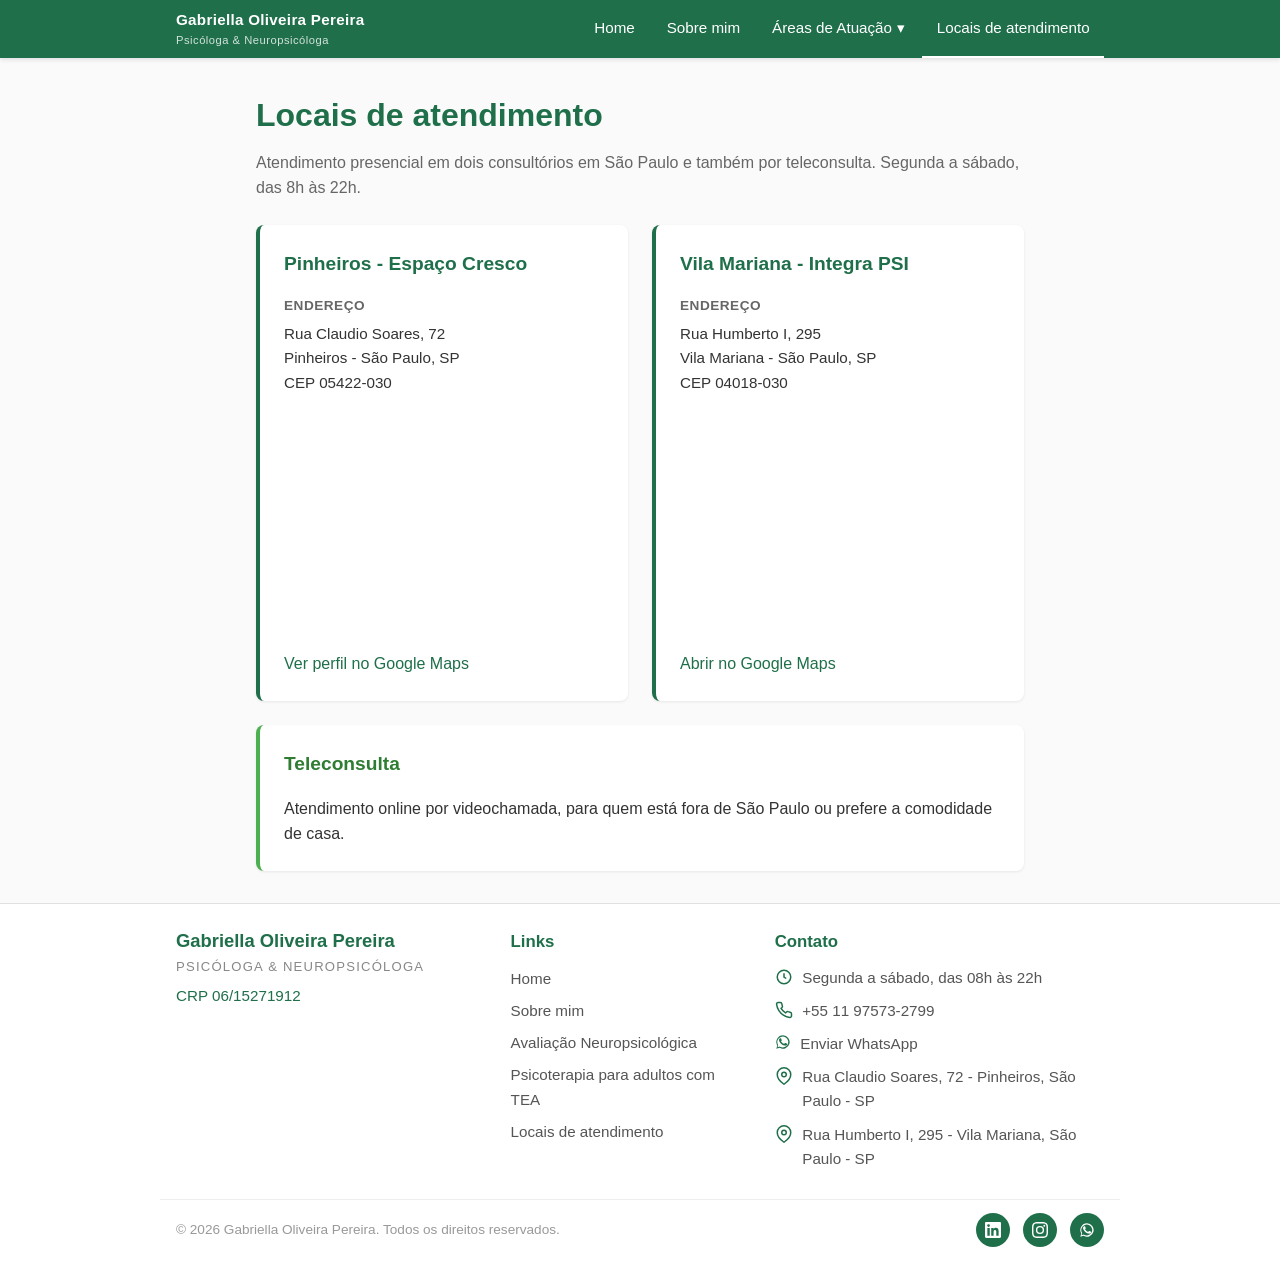
<file: previa/locais.html>
<!DOCTYPE html>
<html lang="pt-BR">
<head>
    <meta charset="UTF-8">
    
    <meta name="robots" content="noindex, nofollow">
    <meta name="viewport" content="width=device-width, initial-scale=1.0">
    <title>Locais de atendimento - Psicóloga em Pinheiros e Vila Mariana</title>
    <meta name="description" content="Atendimento psicológico presencial em Pinheiros (Espaço Cresco) e Vila Mariana (Integra PSI), em São Paulo, e também online.">
    <link rel="stylesheet" href="style.css?v=3">
</head>
<body>
    <nav>
        <div class="nav-inner">
            <a href="index.html" class="nav-brand">Gabriella Oliveira Pereira<span>Psicóloga &amp; Neuropsicóloga</span></a>
            <button type="button" class="nav-toggle" aria-label="Abrir menu" aria-expanded="false"><span></span><span></span><span></span></button>
            <ul>
                <li><a href="index.html" class="nav-link">Home</a></li>
                <li><a href="quem-sou-eu.html" class="nav-link">Sobre mim</a></li>
                <li class="nav-dropdown">
                    <a href="avaliacao-neuropsicologica.html" class="nav-link nav-dropdown-toggle" aria-haspopup="true">Áreas de Atuação <span class="nav-caret">▾</span></a>
                    <ul class="nav-dropdown-menu">
                        <li><a href="avaliacao-neuropsicologica.html">Avaliação Neuropsicológica</a></li>
                        <li><a href="psicoterapia-adultos-tea.html">Psicoterapia para adultos com TEA</a></li>
                    </ul>
                </li>
                <li><a href="locais.html" class="nav-link active">Locais de atendimento</a></li>
            </ul>
        </div>
    </nav>
    <script>
    (function(){var n=document.querySelector('nav'),b=n&&n.querySelector('.nav-toggle');if(!b)return;b.addEventListener('click',function(){var o=n.classList.toggle('nav-open');b.setAttribute('aria-expanded',o?'true':'false');b.setAttribute('aria-label',o?'Fechar menu':'Abrir menu');});})();
    </script>

    <main class="container">
        <h1 class="page-title">Locais de atendimento</h1>
        <p style="margin-bottom:1.5rem;color:#666;">Atendimento presencial em dois consultórios em São Paulo e também por teleconsulta. Segunda a sábado, das 8h às 22h.</p>

        <div class="locations">
            <div class="location-card">
                <h3>Pinheiros - Espaço Cresco</h3>
                <p class="info-label">Endereço</p>
                <p class="info-value">Rua Claudio Soares, 72<br>Pinheiros - São Paulo, SP<br>CEP 05422-030</p>
                <iframe
                    class="map-embed"
                    src="https://maps.google.com/maps?cid=10209132950567114545&output=embed"
                    loading="lazy"
                    referrerpolicy="no-referrer-when-downgrade"
                    title="Mapa do consultório em Pinheiros"></iframe>
                <a href="https://maps.google.com/?cid=10209132950567114545" target="_blank" rel="noopener">Ver perfil no Google Maps</a>
            </div>

            <div class="location-card">
                <h3>Vila Mariana - Integra PSI</h3>
                <p class="info-label">Endereço</p>
                <p class="info-value">Rua Humberto I, 295<br>Vila Mariana - São Paulo, SP<br>CEP 04018-030</p>
                <iframe
                    class="map-embed"
                    src="https://www.google.com/maps?q=Rua+Humberto+I,+295,+Vila+Mariana,+S%C3%A3o+Paulo,+SP,+04018-030&output=embed"
                    loading="lazy"
                    referrerpolicy="no-referrer-when-downgrade"
                    title="Mapa do consultório na Vila Mariana"></iframe>
                <a href="https://www.google.com/maps/search/?api=1&query=Rua+Humberto+I,+295,+Vila+Mariana,+S%C3%A3o+Paulo,+SP,+04018-030" target="_blank" rel="noopener">Abrir no Google Maps</a>
            </div>
        </div>

        <div class="location-card" style="border-left-color:#4CAF50;margin-top:1.5rem;">
            <h3 style="color:#2e7d32;">Teleconsulta</h3>
            <p>Atendimento online por videochamada, para quem está fora de São Paulo ou prefere a comodidade de casa.</p>
        </div>

    </main>

    <footer>
        <div class="footer-grid">
            <div class="footer-col">
                <div class="footer-name">Gabriella Oliveira Pereira</div>
                <div class="footer-role">Psicóloga &amp; Neuropsicóloga</div>
                <div class="footer-crp">CRP 06/15271912</div>
            </div>

            <div class="footer-col">
                <h4>Links</h4>
                <ul>
                    <li><a href="index.html">Home</a></li>
                    <li><a href="quem-sou-eu.html">Sobre mim</a></li>
                    <li><a href="avaliacao-neuropsicologica.html">Avaliação Neuropsicológica</a></li>
                    <li><a href="psicoterapia-adultos-tea.html">Psicoterapia para adultos com TEA</a></li>
                    <li><a href="locais.html">Locais de atendimento</a></li>
                </ul>
            </div>

            <div class="footer-col">
                <h4>Contato</h4>
                <div class="footer-item"><svg width="18" height="18" viewBox="0 0 24 24" fill="none" stroke="currentColor" stroke-width="2"><circle cx="12" cy="12" r="9"/><path d="M12 7v5l3 2"/></svg><span>Segunda a sábado, das 08h às 22h</span></div>
                <div class="footer-item"><svg width="18" height="18" viewBox="0 0 24 24" fill="none" stroke="currentColor" stroke-width="2"><path d="M22 16.9v3a2 2 0 0 1-2.2 2 19.8 19.8 0 0 1-8.6-3.1 19.5 19.5 0 0 1-6-6A19.8 19.8 0 0 1 2.1 4.2 2 2 0 0 1 4.1 2h3a2 2 0 0 1 2 1.7c.1 1 .4 1.9.7 2.8a2 2 0 0 1-.5 2.1L8.1 9.9a16 16 0 0 0 6 6l1.3-1.3a2 2 0 0 1 2.1-.4c.9.3 1.8.6 2.8.7a2 2 0 0 1 1.7 2z"/></svg><a href="tel:+5511975732799">+55 11 97573-2799</a></div>
                <div class="footer-item"><svg width="16" height="16" viewBox="0 0 24 24" fill="currentColor"><path d="M17.5 14.4c-.3-.2-1.7-.9-2-1-.3-.1-.5-.1-.7.1-.2.3-.7 1-.9 1.2-.2.2-.3.2-.6.1-.3-.2-1.3-.5-2.4-1.5-.9-.8-1.5-1.8-1.7-2.1-.2-.3 0-.5.1-.6l.5-.5c.1-.2.2-.3.3-.5v-.5c-.1-.2-.7-1.6-.9-2.2-.2-.5-.5-.5-.7-.5h-.6c-.2 0-.5.1-.8.4-.3.3-1 1-1 2.4s1.1 2.8 1.2 3c.2.2 2.1 3.2 5.1 4.5.7.3 1.3.5 1.7.6.7.2 1.4.2 1.9.1.6-.1 1.7-.7 2-1.4.2-.7.2-1.3.2-1.4-.1-.1-.3-.2-.6-.3M12 2a10 10 0 0 0-8.6 15.1L2 22l5-1.3A10 10 0 1 0 12 2m0 18.2c-1.6 0-3.2-.4-4.5-1.2l-.3-.2-3.3.9.9-3.2-.2-.3A8.2 8.2 0 1 1 12 20.2"/></svg><a href="https://wa.me/5511975732799?text=Ol%C3%A1%2C%20gostaria%20de%20agendar%20uma%20primeira%20sess%C3%A3o" target="_blank" rel="noopener">Enviar WhatsApp</a></div>
                <div class="footer-item"><svg width="18" height="18" viewBox="0 0 24 24" fill="none" stroke="currentColor" stroke-width="2"><path d="M21 10c0 7-9 13-9 13s-9-6-9-13a9 9 0 0 1 18 0z"/><circle cx="12" cy="10" r="3"/></svg><span>Rua Claudio Soares, 72 - Pinheiros, São Paulo - SP</span></div>
                <div class="footer-item"><svg width="18" height="18" viewBox="0 0 24 24" fill="none" stroke="currentColor" stroke-width="2"><path d="M21 10c0 7-9 13-9 13s-9-6-9-13a9 9 0 0 1 18 0z"/><circle cx="12" cy="10" r="3"/></svg><span>Rua Humberto I, 295 - Vila Mariana, São Paulo - SP</span></div>
            </div>
        </div>

        <div class="footer-bottom">
            <span>&copy; 2026 Gabriella Oliveira Pereira. Todos os direitos reservados.</span>
            <div class="footer-social">
                <a href="https://www.linkedin.com/in/gabriellaop/" target="_blank" rel="noopener" aria-label="LinkedIn"><svg width="16" height="16" viewBox="0 0 24 24" fill="currentColor"><path d="M20.45 20.45h-3.56v-5.57c0-1.33-.02-3.04-1.85-3.04-1.85 0-2.14 1.45-2.14 2.94v5.67H9.35V9h3.41v1.56h.05c.47-.9 1.63-1.85 3.36-1.85 3.6 0 4.27 2.37 4.27 5.45v6.29zM5.34 7.43a2.06 2.06 0 1 1 0-4.13 2.06 2.06 0 0 1 0 4.13zM7.12 20.45H3.56V9h3.56v11.45zM22.22 0H1.77C.79 0 0 .77 0 1.72v20.56C0 23.23.79 24 1.77 24h20.45c.98 0 1.78-.77 1.78-1.72V1.72C24 .77 23.2 0 22.22 0z"/></svg></a>
                <a href="https://www.instagram.com/gabriellaop.psi/" target="_blank" rel="noopener" aria-label="Instagram"><svg width="16" height="16" viewBox="0 0 24 24" fill="currentColor"><path d="M12 2.16c3.2 0 3.58.01 4.85.07 1.17.05 1.8.25 2.23.41.56.22.96.48 1.38.9.42.42.68.82.9 1.38.16.42.36 1.06.41 2.23.06 1.27.07 1.65.07 4.85s-.01 3.58-.07 4.85c-.05 1.17-.25 1.8-.41 2.23-.22.56-.48.96-.9 1.38-.42.42-.82.68-1.38.9-.42.16-1.06.36-2.23.41-1.27.06-1.65.07-4.85.07s-3.58-.01-4.85-.07c-1.17-.05-1.8-.25-2.23-.41a3.8 3.8 0 0 1-1.38-.9 3.8 3.8 0 0 1-.9-1.38c-.16-.42-.36-1.06-.41-2.23C2.17 15.58 2.16 15.2 2.16 12s.01-3.58.07-4.85c.05-1.17.25-1.8.41-2.23.22-.56.48-.96.9-1.38.42-.42.82-.68 1.38-.9.42-.16 1.06-.36 2.23-.41C8.42 2.17 8.8 2.16 12 2.16zM12 0C8.74 0 8.33.01 7.05.07 5.78.13 4.9.33 4.14.63a5.9 5.9 0 0 0-2.13 1.38A5.9 5.9 0 0 0 .63 4.14c-.3.76-.5 1.64-.56 2.91C.01 8.33 0 8.74 0 12s.01 3.67.07 4.95c.06 1.27.26 2.15.56 2.91a5.9 5.9 0 0 0 1.38 2.13 5.9 5.9 0 0 0 2.13 1.38c.76.3 1.64.5 2.91.56C8.33 23.99 8.74 24 12 24s3.67-.01 4.95-.07c1.27-.06 2.15-.26 2.91-.56a5.9 5.9 0 0 0 2.13-1.38 5.9 5.9 0 0 0 1.38-2.13c.3-.76.5-1.64.56-2.91.06-1.28.07-1.69.07-4.95s-.01-3.67-.07-4.95c-.06-1.27-.26-2.15-.56-2.91a5.9 5.9 0 0 0-1.38-2.13A5.9 5.9 0 0 0 19.86.63c-.76-.3-1.64-.5-2.91-.56C15.67.01 15.26 0 12 0zm0 5.84a6.16 6.16 0 1 0 0 12.32 6.16 6.16 0 0 0 0-12.32zm0 10.16a4 4 0 1 1 0-8 4 4 0 0 1 0 8zm7.85-10.4a1.44 1.44 0 1 1-2.88 0 1.44 1.44 0 0 1 2.88 0z"/></svg></a>
                <a href="https://wa.me/5511975732799?text=Ol%C3%A1%2C%20gostaria%20de%20agendar%20uma%20primeira%20sess%C3%A3o" target="_blank" rel="noopener" aria-label="WhatsApp"><svg width="16" height="16" viewBox="0 0 24 24" fill="currentColor"><path d="M17.5 14.4c-.3-.2-1.7-.9-2-1-.3-.1-.5-.1-.7.1-.2.3-.7 1-.9 1.2-.2.2-.3.2-.6.1-.3-.2-1.3-.5-2.4-1.5-.9-.8-1.5-1.8-1.7-2.1-.2-.3 0-.5.1-.6l.5-.5c.1-.2.2-.3.3-.5v-.5c-.1-.2-.7-1.6-.9-2.2-.2-.5-.5-.5-.7-.5h-.6c-.2 0-.5.1-.8.4-.3.3-1 1-1 2.4s1.1 2.8 1.2 3c.2.2 2.1 3.2 5.1 4.5.7.3 1.3.5 1.7.6.7.2 1.4.2 1.9.1.6-.1 1.7-.7 2-1.4.2-.7.2-1.3.2-1.4-.1-.1-.3-.2-.6-.3M12 2a10 10 0 0 0-8.6 15.1L2 22l5-1.3A10 10 0 1 0 12 2m0 18.2c-1.6 0-3.2-.4-4.5-1.2l-.3-.2-3.3.9.9-3.2-.2-.3A8.2 8.2 0 1 1 12 20.2"/></svg></a>
            </div>
        </div>
    </footer>
</body>
</html>
</file>
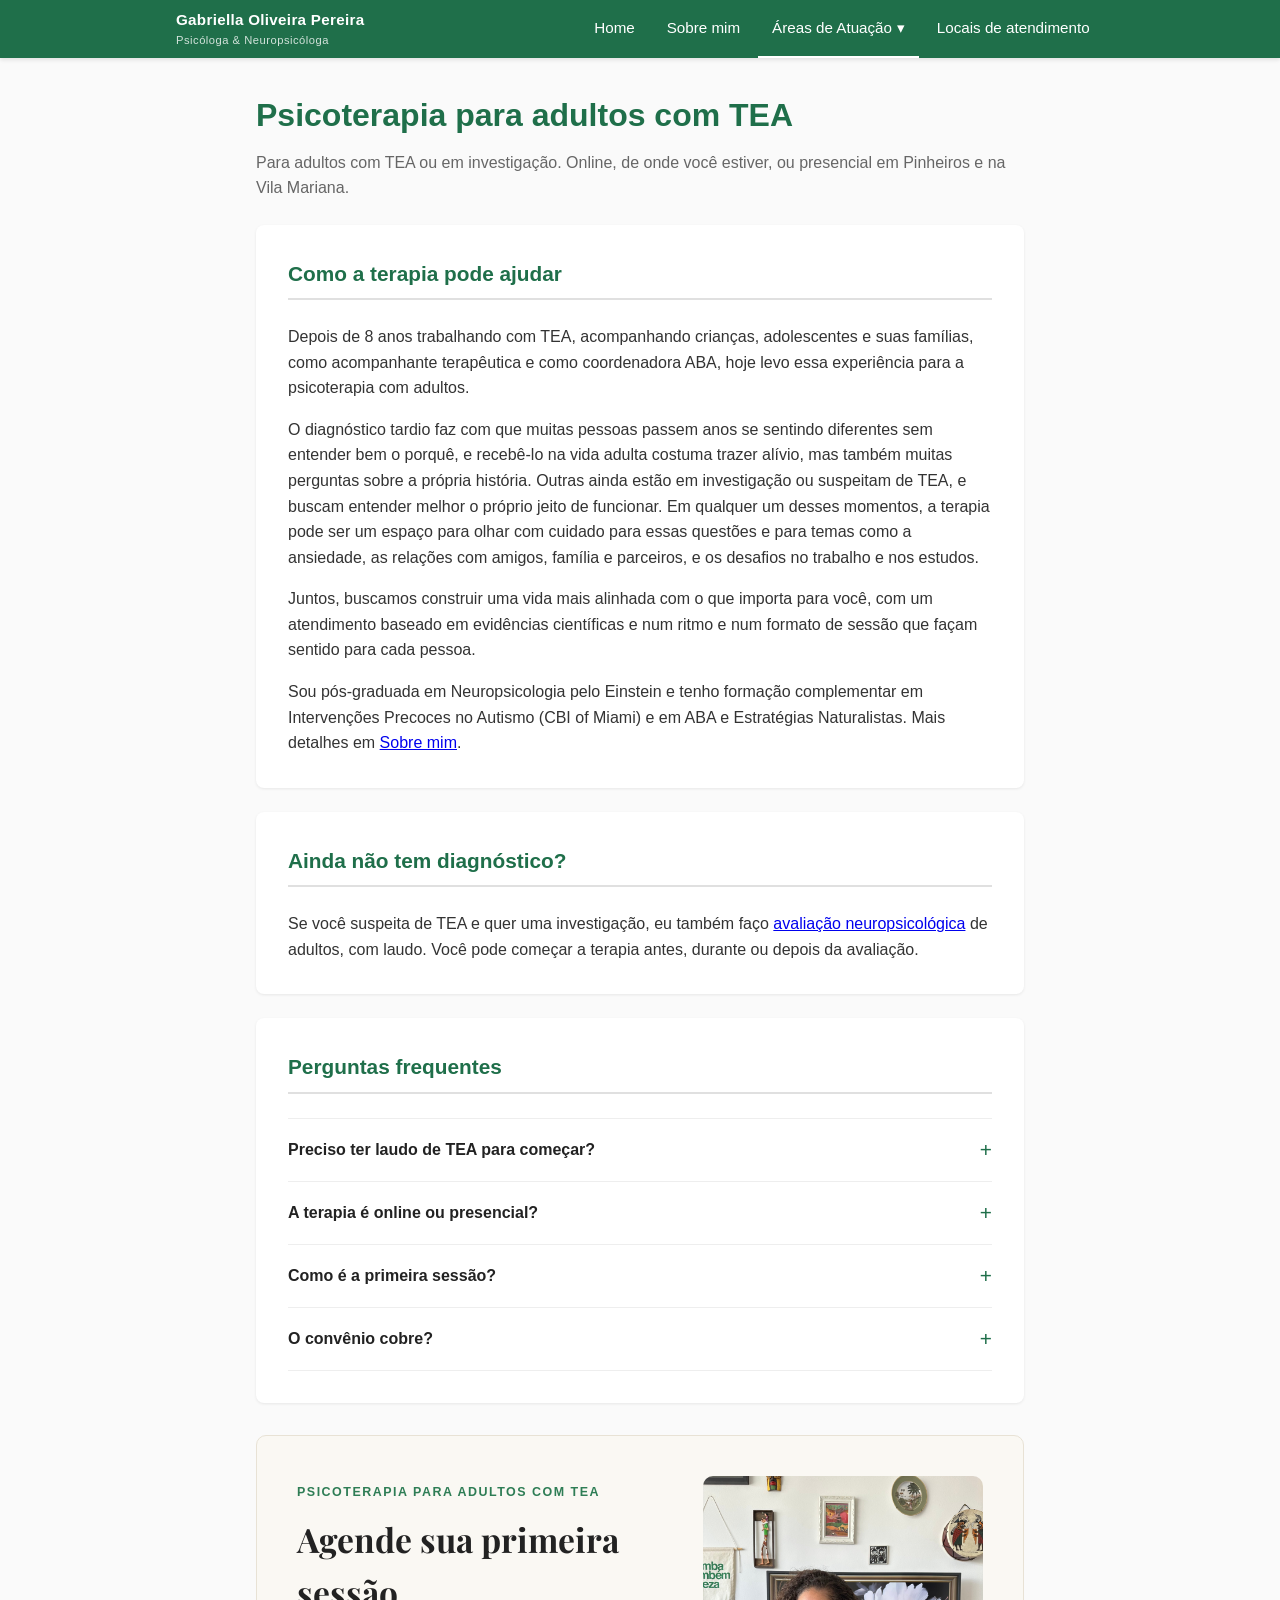
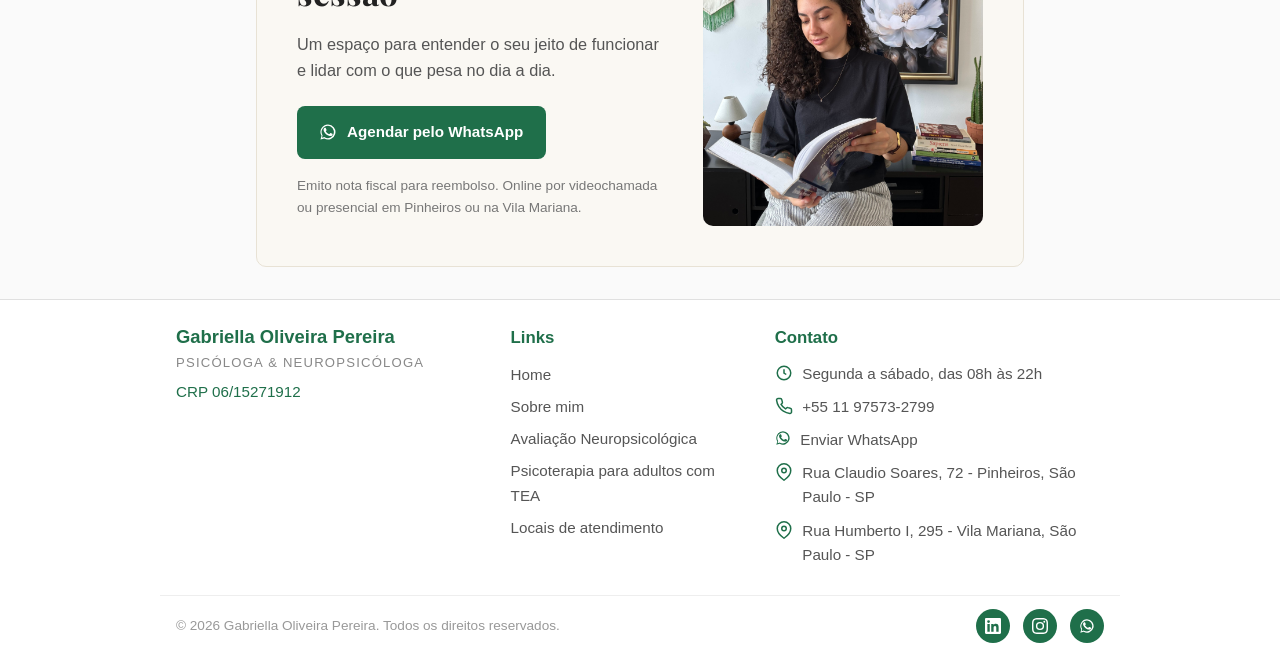
<file: previa/psicoterapia-adultos-tea.html>
<!DOCTYPE html>
<html lang="pt-BR">
<head>
    <meta charset="UTF-8">
    <meta name="robots" content="noindex, nofollow">
    <meta name="viewport" content="width=device-width, initial-scale=1.0">
    <title>Psicoterapia para adultos com TEA - Gabriella Oliveira Pereira</title>
    <meta name="description" content="Psicoterapia para adultos com TEA, online ou presencial em Pinheiros e na Vila Mariana (São Paulo): diagnóstico tardio, ansiedade, relações e trabalho. Psicóloga que trabalha com TEA há 8 anos.">
    <meta name="keywords" content="psicóloga para adultos com TEA, terapia para adultos autistas, psicóloga autismo adulto, psicoterapia TEA adulto, diagnóstico tardio de autismo, psicóloga online TEA">
    <link rel="canonical" href="https://gabriellapsicologasp.com.br/psicoterapia-adultos-tea.html">
    <link rel="preconnect" href="https://fonts.googleapis.com">
    <link rel="preconnect" href="https://fonts.gstatic.com" crossorigin>
    <link href="https://fonts.googleapis.com/css2?family=Playfair+Display:wght@700&display=swap" rel="stylesheet">
    <link rel="stylesheet" href="style.css?v=3">
    <script type="application/ld+json">
    {
        "@context": "https://schema.org",
        "@type": "FAQPage",
        "mainEntity": [
            {"@type": "Question", "name": "Preciso ter laudo de TEA para começar?", "acceptedAnswer": {"@type": "Answer", "text": "Não. A psicoterapia é para quem já tem o diagnóstico e também para quem está em investigação ou suspeita de TEA."}},
            {"@type": "Question", "name": "A terapia é online ou presencial?", "acceptedAnswer": {"@type": "Answer", "text": "Os dois: online por videochamada, de onde você estiver, ou presencial em Pinheiros ou na Vila Mariana, em São Paulo."}},
            {"@type": "Question", "name": "O convênio cobre?", "acceptedAnswer": {"@type": "Answer", "text": "Emito nota fiscal, e você pode solicitar reembolso diretamente ao seu plano de saúde, conforme as regras dele."}}
        ]
    }
    </script>
</head>
<body>
    <nav>
        <div class="nav-inner">
            <a href="index.html" class="nav-brand">Gabriella Oliveira Pereira<span>Psicóloga &amp; Neuropsicóloga</span></a>
            <button type="button" class="nav-toggle" aria-label="Abrir menu" aria-expanded="false"><span></span><span></span><span></span></button>
            <ul>
                <li><a href="index.html" class="nav-link">Home</a></li>
                <li><a href="quem-sou-eu.html" class="nav-link">Sobre mim</a></li>
                <li class="nav-dropdown">
                    <a href="avaliacao-neuropsicologica.html" class="nav-link nav-dropdown-toggle active" aria-haspopup="true">Áreas de Atuação <span class="nav-caret">▾</span></a>
                    <ul class="nav-dropdown-menu">
                        <li><a href="avaliacao-neuropsicologica.html">Avaliação Neuropsicológica</a></li>
                        <li><a href="psicoterapia-adultos-tea.html">Psicoterapia para adultos com TEA</a></li>
                    </ul>
                </li>
                <li><a href="locais.html" class="nav-link">Locais de atendimento</a></li>
            </ul>
        </div>
    </nav>
    <script>
    (function(){var n=document.querySelector('nav'),b=n&&n.querySelector('.nav-toggle');if(!b)return;b.addEventListener('click',function(){var o=n.classList.toggle('nav-open');b.setAttribute('aria-expanded',o?'true':'false');b.setAttribute('aria-label',o?'Fechar menu':'Abrir menu');});})();
    </script>

    <main class="container">
        <h1 class="page-title">Psicoterapia para adultos com TEA</h1>
        <p style="margin-bottom:1.5rem;color:#666;">Para adultos com TEA ou em investigação. Online, de onde você estiver, ou presencial em Pinheiros e na Vila Mariana.</p>

        <section class="card">
            <h2 style="margin-top:0;">Como a terapia pode ajudar</h2>
            <p>Depois de 8 anos trabalhando com TEA, acompanhando crianças, adolescentes e suas famílias, como acompanhante terapêutica e como coordenadora ABA, hoje levo essa experiência para a psicoterapia com adultos.</p>
            <p>O diagnóstico tardio faz com que muitas pessoas passem anos se sentindo diferentes sem entender bem o porquê, e recebê-lo na vida adulta costuma trazer alívio, mas também muitas perguntas sobre a própria história. Outras ainda estão em investigação ou suspeitam de TEA, e buscam entender melhor o próprio jeito de funcionar. Em qualquer um desses momentos, a terapia pode ser um espaço para olhar com cuidado para essas questões e para temas como a ansiedade, as relações com amigos, família e parceiros, e os desafios no trabalho e nos estudos.</p>
            <p>Juntos, buscamos construir uma vida mais alinhada com o que importa para você, com um atendimento baseado em evidências científicas e num ritmo e num formato de sessão que façam sentido para cada pessoa.</p>
            <p style="margin:0;">Sou pós-graduada em Neuropsicologia pelo Einstein e tenho formação complementar em Intervenções Precoces no Autismo (CBI of Miami) e em ABA e Estratégias Naturalistas. Mais detalhes em <a href="quem-sou-eu.html">Sobre mim</a>.</p>
        </section>

        <section class="card">
            <h2 style="margin-top:0;">Ainda não tem diagnóstico?</h2>
            <p style="margin:0;">Se você suspeita de TEA e quer uma investigação, eu também faço <a href="avaliacao-neuropsicologica.html">avaliação neuropsicológica</a> de adultos, com laudo. Você pode começar a terapia antes, durante ou depois da avaliação.</p>
        </section>

        <section class="card">
            <h2 style="margin-top:0;">Perguntas frequentes</h2>
            <details class="faq-item">
                <summary>Preciso ter laudo de TEA para começar?</summary>
                <div class="faq-answer">Não. A psicoterapia é para quem já tem o diagnóstico e também para quem está em investigação ou suspeita de TEA.</div>
            </details>
            <details class="faq-item">
                <summary>A terapia é online ou presencial?</summary>
                <div class="faq-answer">Os dois. Online por videochamada, de onde você estiver, ou presencial no consultório em Pinheiros ou na Vila Mariana, em São Paulo.</div>
            </details>
            <details class="faq-item">
                <summary>Como é a primeira sessão?</summary>
                <div class="faq-answer">É uma conversa para eu conhecer você, entender o que te trouxe e combinarmos juntos como vai ser o processo.</div>
            </details>
            <details class="faq-item">
                <summary>O convênio cobre?</summary>
                <div class="faq-answer">Emito nota fiscal, e você pode solicitar reembolso diretamente ao seu plano de saúde, conforme as regras dele.</div>
            </details>
        </section>

        <section class="hero-cta">
            <div class="hero-cta-text">
                <p class="hero-eyebrow">Psicoterapia para adultos com TEA</p>
                <h2 class="hero-heading">Agende sua primeira sessão</h2>
                <p class="hero-sub">Um espaço para entender o seu jeito de funcionar e lidar com o que pesa no dia a dia.</p>
                <a href="https://wa.me/5511975732799?text=Ol%C3%A1%2C%20gostaria%20de%20agendar%20psicoterapia%20%28adultos%20com%20TEA%29" class="hero-whatsapp-btn" target="_blank" rel="noopener">
                    <svg width="18" height="18" viewBox="0 0 24 24" fill="currentColor"><path d="M17.5 14.4c-.3-.2-1.7-.9-2-1-.3-.1-.5-.1-.7.1-.2.3-.7 1-.9 1.2-.2.2-.3.2-.6.1-.3-.2-1.3-.5-2.4-1.5-.9-.8-1.5-1.8-1.7-2.1-.2-.3 0-.5.1-.6l.5-.5c.1-.2.2-.3.3-.5v-.5c-.1-.2-.7-1.6-.9-2.2-.2-.5-.5-.5-.7-.5h-.6c-.2 0-.5.1-.8.4-.3.3-1 1-1 2.4s1.1 2.8 1.2 3c.2.2 2.1 3.2 5.1 4.5.7.3 1.3.5 1.7.6.7.2 1.4.2 1.9.1.6-.1 1.7-.7 2-1.4.2-.7.2-1.3.2-1.4-.1-.1-.3-.2-.6-.3M12 2a10 10 0 0 0-8.6 15.1L2 22l5-1.3A10 10 0 1 0 12 2m0 18.2c-1.6 0-3.2-.4-4.5-1.2l-.3-.2-3.3.9.9-3.2-.2-.3A8.2 8.2 0 1 1 12 20.2"/></svg>
                    Agendar pelo WhatsApp
                </a>
                <p class="hero-fineprint">Emito nota fiscal para reembolso. Online por videochamada ou presencial em Pinheiros ou na Vila Mariana.</p>
            </div>
            <div class="hero-photo">
                <img src="../gabriella-nova.jpg" alt="Gabriella Oliveira Pereira">
            </div>
        </section>
    </main>

    <footer>
        <div class="footer-grid">
            <div class="footer-col">
                <div class="footer-name">Gabriella Oliveira Pereira</div>
                <div class="footer-role">Psicóloga &amp; Neuropsicóloga</div>
                <div class="footer-crp">CRP 06/15271912</div>
            </div>

            <div class="footer-col">
                <h4>Links</h4>
                <ul>
                    <li><a href="index.html">Home</a></li>
                    <li><a href="quem-sou-eu.html">Sobre mim</a></li>
                    <li><a href="avaliacao-neuropsicologica.html">Avaliação Neuropsicológica</a></li>
                    <li><a href="psicoterapia-adultos-tea.html">Psicoterapia para adultos com TEA</a></li>
                    <li><a href="locais.html">Locais de atendimento</a></li>
                </ul>
            </div>

            <div class="footer-col">
                <h4>Contato</h4>
                <div class="footer-item"><svg width="18" height="18" viewBox="0 0 24 24" fill="none" stroke="currentColor" stroke-width="2"><circle cx="12" cy="12" r="9"/><path d="M12 7v5l3 2"/></svg><span>Segunda a sábado, das 08h às 22h</span></div>
                <div class="footer-item"><svg width="18" height="18" viewBox="0 0 24 24" fill="none" stroke="currentColor" stroke-width="2"><path d="M22 16.9v3a2 2 0 0 1-2.2 2 19.8 19.8 0 0 1-8.6-3.1 19.5 19.5 0 0 1-6-6A19.8 19.8 0 0 1 2.1 4.2 2 2 0 0 1 4.1 2h3a2 2 0 0 1 2 1.7c.1 1 .4 1.9.7 2.8a2 2 0 0 1-.5 2.1L8.1 9.9a16 16 0 0 0 6 6l1.3-1.3a2 2 0 0 1 2.1-.4c.9.3 1.8.6 2.8.7a2 2 0 0 1 1.7 2z"/></svg><a href="tel:+5511975732799">+55 11 97573-2799</a></div>
                <div class="footer-item"><svg width="16" height="16" viewBox="0 0 24 24" fill="currentColor"><path d="M17.5 14.4c-.3-.2-1.7-.9-2-1-.3-.1-.5-.1-.7.1-.2.3-.7 1-.9 1.2-.2.2-.3.2-.6.1-.3-.2-1.3-.5-2.4-1.5-.9-.8-1.5-1.8-1.7-2.1-.2-.3 0-.5.1-.6l.5-.5c.1-.2.2-.3.3-.5v-.5c-.1-.2-.7-1.6-.9-2.2-.2-.5-.5-.5-.7-.5h-.6c-.2 0-.5.1-.8.4-.3.3-1 1-1 2.4s1.1 2.8 1.2 3c.2.2 2.1 3.2 5.1 4.5.7.3 1.3.5 1.7.6.7.2 1.4.2 1.9.1.6-.1 1.7-.7 2-1.4.2-.7.2-1.3.2-1.4-.1-.1-.3-.2-.6-.3M12 2a10 10 0 0 0-8.6 15.1L2 22l5-1.3A10 10 0 1 0 12 2m0 18.2c-1.6 0-3.2-.4-4.5-1.2l-.3-.2-3.3.9.9-3.2-.2-.3A8.2 8.2 0 1 1 12 20.2"/></svg><a href="https://wa.me/5511975732799?text=Ol%C3%A1%2C%20gostaria%20de%20agendar%20psicoterapia%20%28adultos%20com%20TEA%29" target="_blank" rel="noopener">Enviar WhatsApp</a></div>
                <div class="footer-item"><svg width="18" height="18" viewBox="0 0 24 24" fill="none" stroke="currentColor" stroke-width="2"><path d="M21 10c0 7-9 13-9 13s-9-6-9-13a9 9 0 0 1 18 0z"/><circle cx="12" cy="10" r="3"/></svg><span>Rua Claudio Soares, 72 - Pinheiros, São Paulo - SP</span></div>
                <div class="footer-item"><svg width="18" height="18" viewBox="0 0 24 24" fill="none" stroke="currentColor" stroke-width="2"><path d="M21 10c0 7-9 13-9 13s-9-6-9-13a9 9 0 0 1 18 0z"/><circle cx="12" cy="10" r="3"/></svg><span>Rua Humberto I, 295 - Vila Mariana, São Paulo - SP</span></div>
            </div>
        </div>

        <div class="footer-bottom">
            <span>&copy; 2026 Gabriella Oliveira Pereira. Todos os direitos reservados.</span>
            <div class="footer-social">
                <a href="https://www.linkedin.com/in/gabriellaop/" target="_blank" rel="noopener" aria-label="LinkedIn"><svg width="16" height="16" viewBox="0 0 24 24" fill="currentColor"><path d="M20.45 20.45h-3.56v-5.57c0-1.33-.02-3.04-1.85-3.04-1.85 0-2.14 1.45-2.14 2.94v5.67H9.35V9h3.41v1.56h.05c.47-.9 1.63-1.85 3.36-1.85 3.6 0 4.27 2.37 4.27 5.45v6.29zM5.34 7.43a2.06 2.06 0 1 1 0-4.13 2.06 2.06 0 0 1 0 4.13zM7.12 20.45H3.56V9h3.56v11.45zM22.22 0H1.77C.79 0 0 .77 0 1.72v20.56C0 23.23.79 24 1.77 24h20.45c.98 0 1.78-.77 1.78-1.72V1.72C24 .77 23.2 0 22.22 0z"/></svg></a>
                <a href="https://www.instagram.com/gabriellaop.psi/" target="_blank" rel="noopener" aria-label="Instagram"><svg width="16" height="16" viewBox="0 0 24 24" fill="currentColor"><path d="M12 2.16c3.2 0 3.58.01 4.85.07 1.17.05 1.8.25 2.23.41.56.22.96.48 1.38.9.42.42.68.82.9 1.38.16.42.36 1.06.41 2.23.06 1.27.07 1.65.07 4.85s-.01 3.58-.07 4.85c-.05 1.17-.25 1.8-.41 2.23-.22.56-.48.96-.9 1.38-.42.42-.82.68-1.38.9-.42.16-1.06.36-2.23.41-1.27.06-1.65.07-4.85.07s-3.58-.01-4.85-.07c-1.17-.05-1.8-.25-2.23-.41a3.8 3.8 0 0 1-1.38-.9 3.8 3.8 0 0 1-.9-1.38c-.16-.42-.36-1.06-.41-2.23C2.17 15.58 2.16 15.2 2.16 12s.01-3.58.07-4.85c.05-1.17.25-1.8.41-2.23.22-.56.48-.96.9-1.38.42-.42.82-.68 1.38-.9.42-.16 1.06-.36 2.23-.41C8.42 2.17 8.8 2.16 12 2.16zM12 0C8.74 0 8.33.01 7.05.07 5.78.13 4.9.33 4.14.63a5.9 5.9 0 0 0-2.13 1.38A5.9 5.9 0 0 0 .63 4.14c-.3.76-.5 1.64-.56 2.91C.01 8.33 0 8.74 0 12s.01 3.67.07 4.95c.06 1.27.26 2.15.56 2.91a5.9 5.9 0 0 0 1.38 2.13 5.9 5.9 0 0 0 2.13 1.38c.76.3 1.64.5 2.91.56C8.33 23.99 8.74 24 12 24s3.67-.01 4.95-.07c1.27-.06 2.15-.26 2.91-.56a5.9 5.9 0 0 0 2.13-1.38 5.9 5.9 0 0 0 1.38-2.13c.3-.76.5-1.64.56-2.91.06-1.28.07-1.69.07-4.95s-.01-3.67-.07-4.95c-.06-1.27-.26-2.15-.56-2.91a5.9 5.9 0 0 0-1.38-2.13A5.9 5.9 0 0 0 19.86.63c-.76-.3-1.64-.5-2.91-.56C15.67.01 15.26 0 12 0zm0 5.84a6.16 6.16 0 1 0 0 12.32 6.16 6.16 0 0 0 0-12.32zm0 10.16a4 4 0 1 1 0-8 4 4 0 0 1 0 8zm7.85-10.4a1.44 1.44 0 1 1-2.88 0 1.44 1.44 0 0 1 2.88 0z"/></svg></a>
                <a href="https://wa.me/5511975732799?text=Ol%C3%A1%2C%20gostaria%20de%20agendar%20psicoterapia%20%28adultos%20com%20TEA%29" target="_blank" rel="noopener" aria-label="WhatsApp"><svg width="16" height="16" viewBox="0 0 24 24" fill="currentColor"><path d="M17.5 14.4c-.3-.2-1.7-.9-2-1-.3-.1-.5-.1-.7.1-.2.3-.7 1-.9 1.2-.2.2-.3.2-.6.1-.3-.2-1.3-.5-2.4-1.5-.9-.8-1.5-1.8-1.7-2.1-.2-.3 0-.5.1-.6l.5-.5c.1-.2.2-.3.3-.5v-.5c-.1-.2-.7-1.6-.9-2.2-.2-.5-.5-.5-.7-.5h-.6c-.2 0-.5.1-.8.4-.3.3-1 1-1 2.4s1.1 2.8 1.2 3c.2.2 2.1 3.2 5.1 4.5.7.3 1.3.5 1.7.6.7.2 1.4.2 1.9.1.6-.1 1.7-.7 2-1.4.2-.7.2-1.3.2-1.4-.1-.1-.3-.2-.6-.3M12 2a10 10 0 0 0-8.6 15.1L2 22l5-1.3A10 10 0 1 0 12 2m0 18.2c-1.6 0-3.2-.4-4.5-1.2l-.3-.2-3.3.9.9-3.2-.2-.3A8.2 8.2 0 1 1 12 20.2"/></svg></a>
            </div>
        </div>
    </footer>
</body>
</html>
</file>
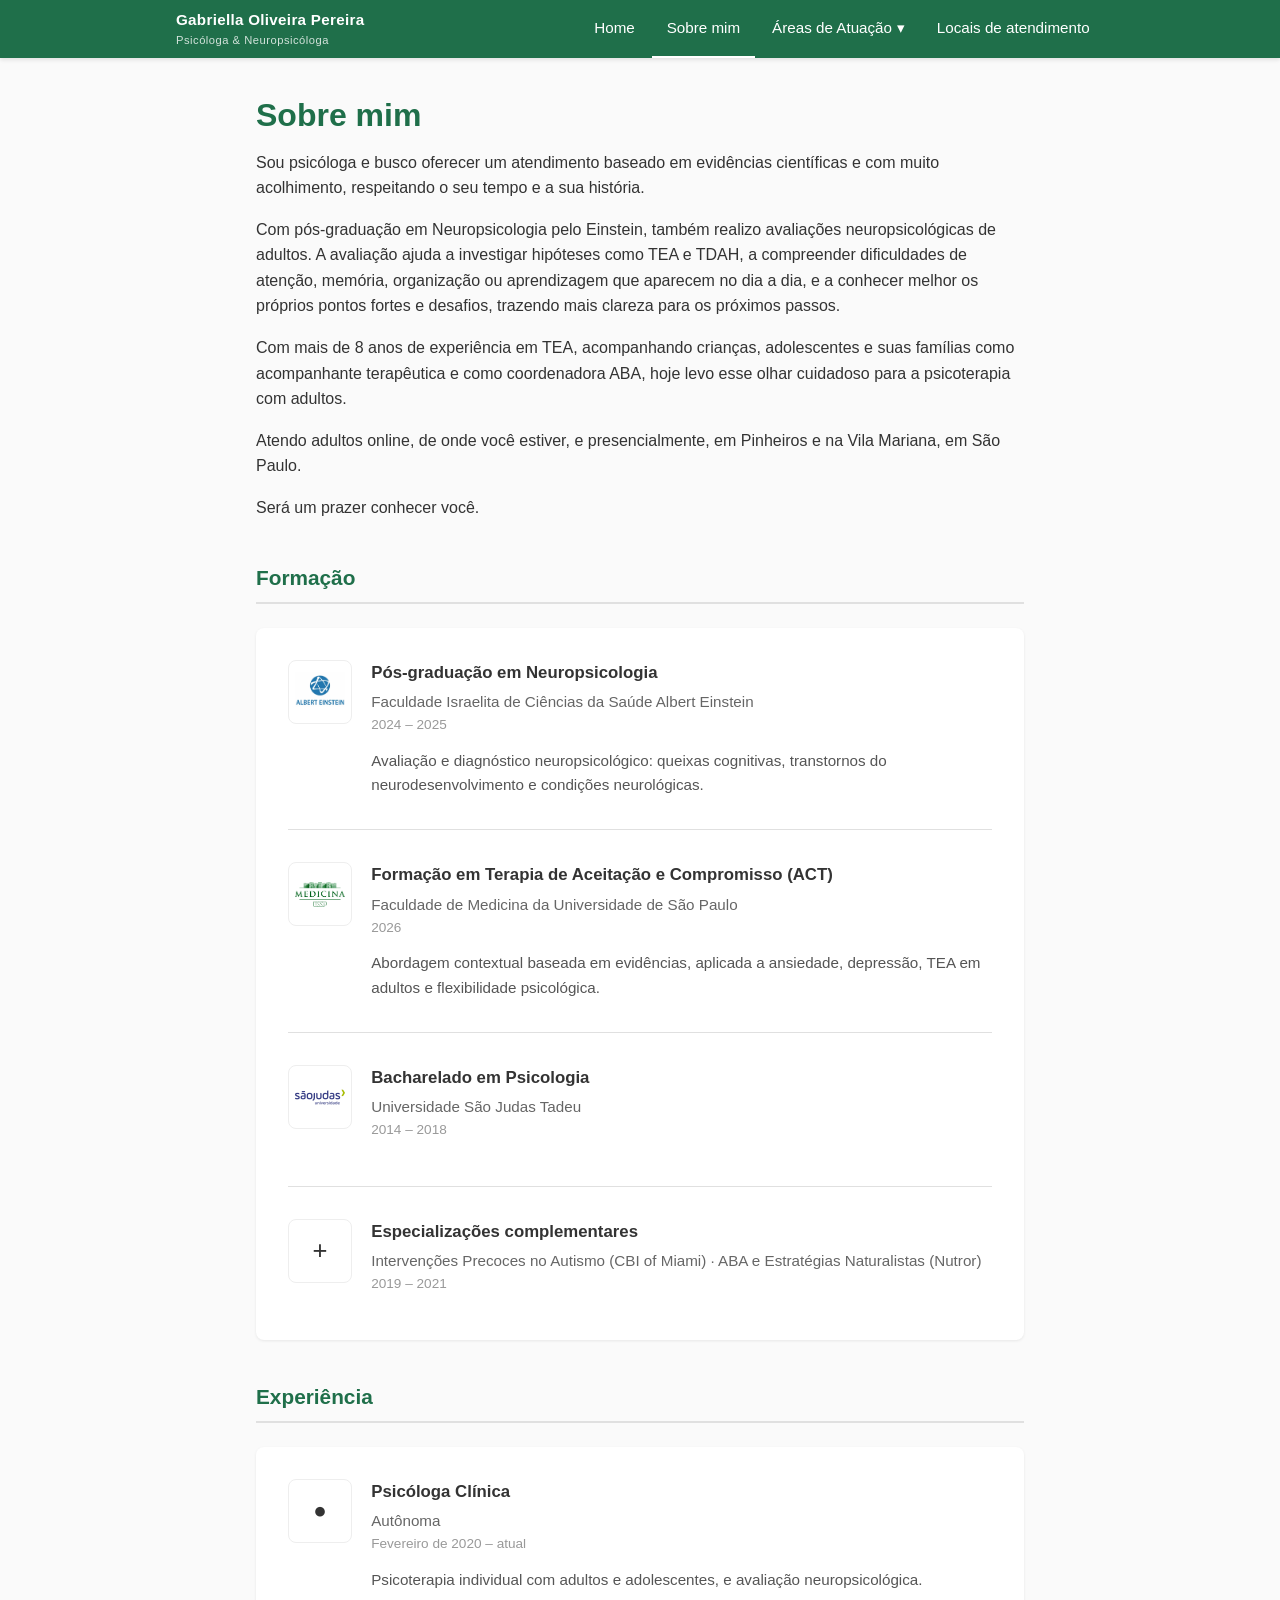
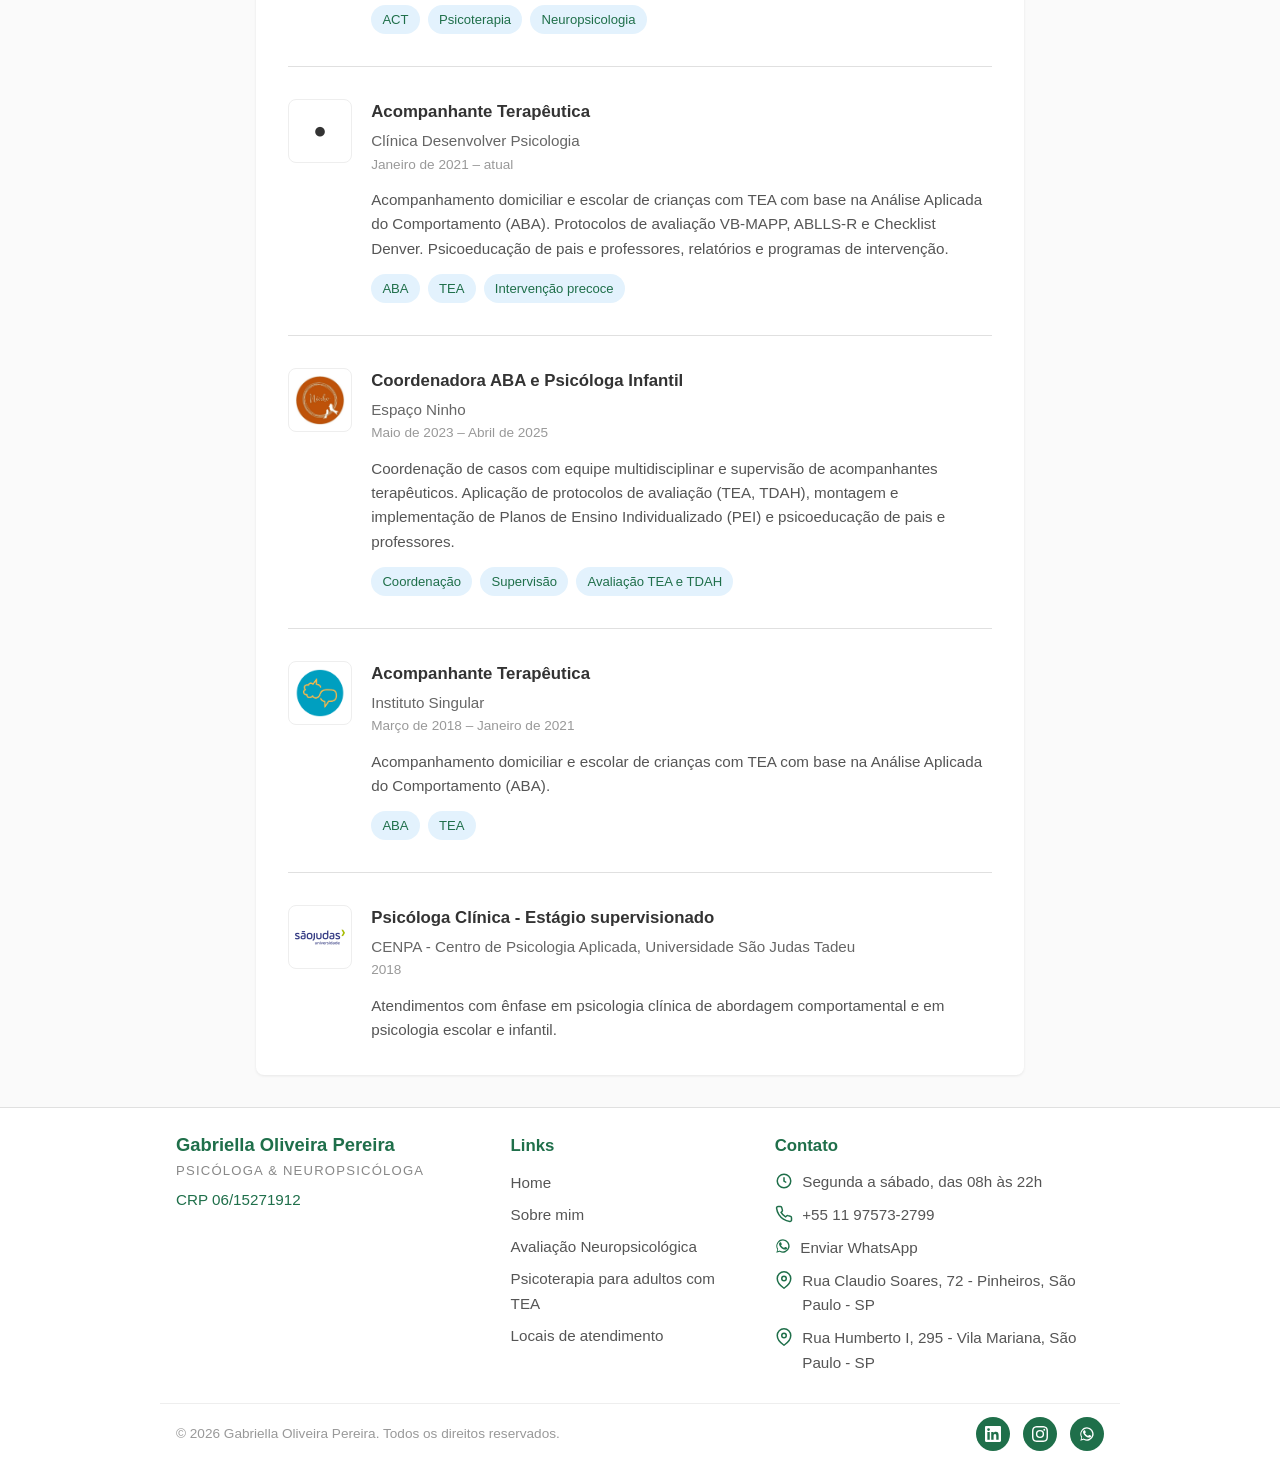
<file: previa/quem-sou-eu.html>
<!DOCTYPE html>
<html lang="pt-BR">
<head>
    <meta charset="UTF-8">
    
    <meta name="robots" content="noindex, nofollow">
    <meta name="viewport" content="width=device-width, initial-scale=1.0">
    <title>Sobre mim - Gabriella Oliveira Pereira</title>
    <meta name="description" content="Formação acadêmica e experiência profissional de Gabriella Oliveira Pereira, neuropsicóloga e psicóloga clínica em São Paulo.">
    <link rel="stylesheet" href="style.css?v=3">
</head>
<body>
    <nav>
        <div class="nav-inner">
            <a href="index.html" class="nav-brand">Gabriella Oliveira Pereira<span>Psicóloga &amp; Neuropsicóloga</span></a>
            <button type="button" class="nav-toggle" aria-label="Abrir menu" aria-expanded="false"><span></span><span></span><span></span></button>
            <ul>
                <li><a href="index.html" class="nav-link">Home</a></li>
                <li><a href="quem-sou-eu.html" class="nav-link active">Sobre mim</a></li>
                <li class="nav-dropdown">
                    <a href="avaliacao-neuropsicologica.html" class="nav-link nav-dropdown-toggle" aria-haspopup="true">Áreas de Atuação <span class="nav-caret">▾</span></a>
                    <ul class="nav-dropdown-menu">
                        <li><a href="avaliacao-neuropsicologica.html">Avaliação Neuropsicológica</a></li>
                        <li><a href="psicoterapia-adultos-tea.html">Psicoterapia para adultos com TEA</a></li>
                        </ul>
                </li>
                <li><a href="locais.html" class="nav-link">Locais de atendimento</a></li>
            </ul>
        </div>
    </nav>
    <script>
    (function(){var n=document.querySelector('nav'),b=n&&n.querySelector('.nav-toggle');if(!b)return;b.addEventListener('click',function(){var o=n.classList.toggle('nav-open');b.setAttribute('aria-expanded',o?'true':'false');b.setAttribute('aria-label',o?'Fechar menu':'Abrir menu');});})();
    </script>

    <main class="container">
        <h1 class="page-title">Sobre mim</h1>
        <p style="margin:0 0 1rem;">Sou psicóloga e busco oferecer um atendimento baseado em evidências científicas e com muito acolhimento, respeitando o seu tempo e a sua história.</p>
        <p style="margin:0 0 1rem;">Com pós-graduação em Neuropsicologia pelo Einstein, também realizo avaliações neuropsicológicas de adultos. A avaliação ajuda a investigar hipóteses como TEA e TDAH, a compreender dificuldades de atenção, memória, organização ou aprendizagem que aparecem no dia a dia, e a conhecer melhor os próprios pontos fortes e desafios, trazendo mais clareza para os próximos passos.</p>
        <p style="margin:0 0 1rem;">Com mais de 8 anos de experiência em TEA, acompanhando crianças, adolescentes e suas famílias como acompanhante terapêutica e como coordenadora ABA, hoje levo esse olhar cuidadoso para a psicoterapia com adultos.</p>
        <p style="margin:0 0 1rem;">Atendo adultos online, de onde você estiver, e presencialmente, em Pinheiros e na Vila Mariana, em São Paulo.</p>
        <p style="margin:0 0 2rem;">Será um prazer conhecer você.</p>

        <h2>Formação</h2>
        <div class="card">
            <div class="item">
                <div class="item-logo"><img src="../logos/einstein.png" alt="Albert Einstein"></div>
                <div class="item-content">
                    <div class="item-title">Pós-graduação em Neuropsicologia</div>
                    <div class="item-subtitle">Faculdade Israelita de Ciências da Saúde Albert Einstein</div>
                    <div class="item-date">2024 – 2025</div>
                    <div class="item-description">Avaliação e diagnóstico neuropsicológico: queixas cognitivas, transtornos do neurodesenvolvimento e condições neurológicas.</div>
                </div>
            </div>

            <div class="item">
                <div class="item-logo"><img src="../logos/usp.webp" alt="Faculdade de Medicina da USP"></div>
                <div class="item-content">
                    <div class="item-title">Formação em Terapia de Aceitação e Compromisso (ACT)</div>
                    <div class="item-subtitle">Faculdade de Medicina da Universidade de São Paulo</div>
                    <div class="item-date">2026</div>
                    <div class="item-description">Abordagem contextual baseada em evidências, aplicada a ansiedade, depressão, TEA em adultos e flexibilidade psicológica.</div>
                </div>
            </div>

            <div class="item">
                <div class="item-logo"><img src="../logos/saojudas.png" alt="Universidade São Judas Tadeu"></div>
                <div class="item-content">
                    <div class="item-title">Bacharelado em Psicologia</div>
                    <div class="item-subtitle">Universidade São Judas Tadeu</div>
                    <div class="item-date">2014 – 2018</div>
                </div>
            </div>

            <div class="item">
                <div class="item-logo" style="font-size:1.6rem;">+</div>
                <div class="item-content">
                    <div class="item-title">Especializações complementares</div>
                    <div class="item-subtitle">Intervenções Precoces no Autismo (CBI of Miami) · ABA e Estratégias Naturalistas (Nutror)</div>
                    <div class="item-date">2019 – 2021</div>
                </div>
            </div>
        </div>

        <h2>Experiência</h2>
        <div class="card">
            <div class="item">
                <div class="item-logo" style="font-size:1.4rem;">●</div>
                <div class="item-content">
                    <div class="item-title">Psicóloga Clínica</div>
                    <div class="item-subtitle">Autônoma</div>
                    <div class="item-date">Fevereiro de 2020 – atual</div>
                    <div class="item-description">Psicoterapia individual com adultos e adolescentes, e avaliação neuropsicológica.</div>
                    <div class="skills">
                        <span class="skill-tag">ACT</span>
                        <span class="skill-tag">Psicoterapia</span>
                        <span class="skill-tag">Neuropsicologia</span>
                    </div>
                </div>
            </div>

            <div class="item">
                <div class="item-logo" style="font-size:1.4rem;">●</div>
                <div class="item-content">
                    <div class="item-title">Acompanhante Terapêutica</div>
                    <div class="item-subtitle">Clínica Desenvolver Psicologia</div>
                    <div class="item-date">Janeiro de 2021 – atual</div>
                    <div class="item-description">Acompanhamento domiciliar e escolar de crianças com TEA com base na Análise Aplicada do Comportamento (ABA). Protocolos de avaliação VB-MAPP, ABLLS-R e Checklist Denver. Psicoeducação de pais e professores, relatórios e programas de intervenção.</div>
                    <div class="skills">
                        <span class="skill-tag">ABA</span>
                        <span class="skill-tag">TEA</span>
                        <span class="skill-tag">Intervenção precoce</span>
                    </div>
                </div>
            </div>

            <div class="item">
                <div class="item-logo"><img src="../logos/ninho.png" alt="Espaço Ninho"></div>
                <div class="item-content">
                    <div class="item-title">Coordenadora ABA e Psicóloga Infantil</div>
                    <div class="item-subtitle">Espaço Ninho</div>
                    <div class="item-date">Maio de 2023 – Abril de 2025</div>
                    <div class="item-description">Coordenação de casos com equipe multidisciplinar e supervisão de acompanhantes terapêuticos. Aplicação de protocolos de avaliação (TEA, TDAH), montagem e implementação de Planos de Ensino Individualizado (PEI) e psicoeducação de pais e professores.</div>
                    <div class="skills">
                        <span class="skill-tag">Coordenação</span>
                        <span class="skill-tag">Supervisão</span>
                        <span class="skill-tag">Avaliação TEA e TDAH</span>
                    </div>
                </div>
            </div>

            <div class="item">
                <div class="item-logo"><img src="../logos/singular.webp" alt="Instituto Singular"></div>
                <div class="item-content">
                    <div class="item-title">Acompanhante Terapêutica</div>
                    <div class="item-subtitle">Instituto Singular</div>
                    <div class="item-date">Março de 2018 – Janeiro de 2021</div>
                    <div class="item-description">Acompanhamento domiciliar e escolar de crianças com TEA com base na Análise Aplicada do Comportamento (ABA).</div>
                    <div class="skills">
                        <span class="skill-tag">ABA</span>
                        <span class="skill-tag">TEA</span>
                    </div>
                </div>
            </div>

            <div class="item">
                <div class="item-logo"><img src="../logos/saojudas.png" alt="Universidade São Judas Tadeu"></div>
                <div class="item-content">
                    <div class="item-title">Psicóloga Clínica - Estágio supervisionado</div>
                    <div class="item-subtitle">CENPA - Centro de Psicologia Aplicada, Universidade São Judas Tadeu</div>
                    <div class="item-date">2018</div>
                    <div class="item-description">Atendimentos com ênfase em psicologia clínica de abordagem comportamental e em psicologia escolar e infantil.</div>
                </div>
            </div>
        </div>
    </main>

    <footer>
        <div class="footer-grid">
            <div class="footer-col">
                <div class="footer-name">Gabriella Oliveira Pereira</div>
                <div class="footer-role">Psicóloga &amp; Neuropsicóloga</div>
                <div class="footer-crp">CRP 06/15271912</div>
            </div>

            <div class="footer-col">
                <h4>Links</h4>
                <ul>
                    <li><a href="index.html">Home</a></li>
                    <li><a href="quem-sou-eu.html">Sobre mim</a></li>
                    <li><a href="avaliacao-neuropsicologica.html">Avaliação Neuropsicológica</a></li>
                    <li><a href="psicoterapia-adultos-tea.html">Psicoterapia para adultos com TEA</a></li>
                    <li><a href="locais.html">Locais de atendimento</a></li>
                </ul>
            </div>

            <div class="footer-col">
                <h4>Contato</h4>
                <div class="footer-item"><svg width="18" height="18" viewBox="0 0 24 24" fill="none" stroke="currentColor" stroke-width="2"><circle cx="12" cy="12" r="9"/><path d="M12 7v5l3 2"/></svg><span>Segunda a sábado, das 08h às 22h</span></div>
                <div class="footer-item"><svg width="18" height="18" viewBox="0 0 24 24" fill="none" stroke="currentColor" stroke-width="2"><path d="M22 16.9v3a2 2 0 0 1-2.2 2 19.8 19.8 0 0 1-8.6-3.1 19.5 19.5 0 0 1-6-6A19.8 19.8 0 0 1 2.1 4.2 2 2 0 0 1 4.1 2h3a2 2 0 0 1 2 1.7c.1 1 .4 1.9.7 2.8a2 2 0 0 1-.5 2.1L8.1 9.9a16 16 0 0 0 6 6l1.3-1.3a2 2 0 0 1 2.1-.4c.9.3 1.8.6 2.8.7a2 2 0 0 1 1.7 2z"/></svg><a href="tel:+5511975732799">+55 11 97573-2799</a></div>
                <div class="footer-item"><svg width="16" height="16" viewBox="0 0 24 24" fill="currentColor"><path d="M17.5 14.4c-.3-.2-1.7-.9-2-1-.3-.1-.5-.1-.7.1-.2.3-.7 1-.9 1.2-.2.2-.3.2-.6.1-.3-.2-1.3-.5-2.4-1.5-.9-.8-1.5-1.8-1.7-2.1-.2-.3 0-.5.1-.6l.5-.5c.1-.2.2-.3.3-.5v-.5c-.1-.2-.7-1.6-.9-2.2-.2-.5-.5-.5-.7-.5h-.6c-.2 0-.5.1-.8.4-.3.3-1 1-1 2.4s1.1 2.8 1.2 3c.2.2 2.1 3.2 5.1 4.5.7.3 1.3.5 1.7.6.7.2 1.4.2 1.9.1.6-.1 1.7-.7 2-1.4.2-.7.2-1.3.2-1.4-.1-.1-.3-.2-.6-.3M12 2a10 10 0 0 0-8.6 15.1L2 22l5-1.3A10 10 0 1 0 12 2m0 18.2c-1.6 0-3.2-.4-4.5-1.2l-.3-.2-3.3.9.9-3.2-.2-.3A8.2 8.2 0 1 1 12 20.2"/></svg><a href="https://wa.me/5511975732799?text=Ol%C3%A1%2C%20gostaria%20de%20agendar%20uma%20primeira%20sess%C3%A3o" target="_blank" rel="noopener">Enviar WhatsApp</a></div>
                <div class="footer-item"><svg width="18" height="18" viewBox="0 0 24 24" fill="none" stroke="currentColor" stroke-width="2"><path d="M21 10c0 7-9 13-9 13s-9-6-9-13a9 9 0 0 1 18 0z"/><circle cx="12" cy="10" r="3"/></svg><span>Rua Claudio Soares, 72 - Pinheiros, São Paulo - SP</span></div>
                <div class="footer-item"><svg width="18" height="18" viewBox="0 0 24 24" fill="none" stroke="currentColor" stroke-width="2"><path d="M21 10c0 7-9 13-9 13s-9-6-9-13a9 9 0 0 1 18 0z"/><circle cx="12" cy="10" r="3"/></svg><span>Rua Humberto I, 295 - Vila Mariana, São Paulo - SP</span></div>
            </div>
        </div>

        <div class="footer-bottom">
            <span>&copy; 2026 Gabriella Oliveira Pereira. Todos os direitos reservados.</span>
            <div class="footer-social">
                <a href="https://www.linkedin.com/in/gabriellaop/" target="_blank" rel="noopener" aria-label="LinkedIn"><svg width="16" height="16" viewBox="0 0 24 24" fill="currentColor"><path d="M20.45 20.45h-3.56v-5.57c0-1.33-.02-3.04-1.85-3.04-1.85 0-2.14 1.45-2.14 2.94v5.67H9.35V9h3.41v1.56h.05c.47-.9 1.63-1.85 3.36-1.85 3.6 0 4.27 2.37 4.27 5.45v6.29zM5.34 7.43a2.06 2.06 0 1 1 0-4.13 2.06 2.06 0 0 1 0 4.13zM7.12 20.45H3.56V9h3.56v11.45zM22.22 0H1.77C.79 0 0 .77 0 1.72v20.56C0 23.23.79 24 1.77 24h20.45c.98 0 1.78-.77 1.78-1.72V1.72C24 .77 23.2 0 22.22 0z"/></svg></a>
                <a href="https://www.instagram.com/gabriellaop.psi/" target="_blank" rel="noopener" aria-label="Instagram"><svg width="16" height="16" viewBox="0 0 24 24" fill="currentColor"><path d="M12 2.16c3.2 0 3.58.01 4.85.07 1.17.05 1.8.25 2.23.41.56.22.96.48 1.38.9.42.42.68.82.9 1.38.16.42.36 1.06.41 2.23.06 1.27.07 1.65.07 4.85s-.01 3.58-.07 4.85c-.05 1.17-.25 1.8-.41 2.23-.22.56-.48.96-.9 1.38-.42.42-.82.68-1.38.9-.42.16-1.06.36-2.23.41-1.27.06-1.65.07-4.85.07s-3.58-.01-4.85-.07c-1.17-.05-1.8-.25-2.23-.41a3.8 3.8 0 0 1-1.38-.9 3.8 3.8 0 0 1-.9-1.38c-.16-.42-.36-1.06-.41-2.23C2.17 15.58 2.16 15.2 2.16 12s.01-3.58.07-4.85c.05-1.17.25-1.8.41-2.23.22-.56.48-.96.9-1.38.42-.42.82-.68 1.38-.9.42-.16 1.06-.36 2.23-.41C8.42 2.17 8.8 2.16 12 2.16zM12 0C8.74 0 8.33.01 7.05.07 5.78.13 4.9.33 4.14.63a5.9 5.9 0 0 0-2.13 1.38A5.9 5.9 0 0 0 .63 4.14c-.3.76-.5 1.64-.56 2.91C.01 8.33 0 8.74 0 12s.01 3.67.07 4.95c.06 1.27.26 2.15.56 2.91a5.9 5.9 0 0 0 1.38 2.13 5.9 5.9 0 0 0 2.13 1.38c.76.3 1.64.5 2.91.56C8.33 23.99 8.74 24 12 24s3.67-.01 4.95-.07c1.27-.06 2.15-.26 2.91-.56a5.9 5.9 0 0 0 2.13-1.38 5.9 5.9 0 0 0 1.38-2.13c.3-.76.5-1.64.56-2.91.06-1.28.07-1.69.07-4.95s-.01-3.67-.07-4.95c-.06-1.27-.26-2.15-.56-2.91a5.9 5.9 0 0 0-1.38-2.13A5.9 5.9 0 0 0 19.86.63c-.76-.3-1.64-.5-2.91-.56C15.67.01 15.26 0 12 0zm0 5.84a6.16 6.16 0 1 0 0 12.32 6.16 6.16 0 0 0 0-12.32zm0 10.16a4 4 0 1 1 0-8 4 4 0 0 1 0 8zm7.85-10.4a1.44 1.44 0 1 1-2.88 0 1.44 1.44 0 0 1 2.88 0z"/></svg></a>
                <a href="https://wa.me/5511975732799?text=Ol%C3%A1%2C%20gostaria%20de%20agendar%20uma%20primeira%20sess%C3%A3o" target="_blank" rel="noopener" aria-label="WhatsApp"><svg width="16" height="16" viewBox="0 0 24 24" fill="currentColor"><path d="M17.5 14.4c-.3-.2-1.7-.9-2-1-.3-.1-.5-.1-.7.1-.2.3-.7 1-.9 1.2-.2.2-.3.2-.6.1-.3-.2-1.3-.5-2.4-1.5-.9-.8-1.5-1.8-1.7-2.1-.2-.3 0-.5.1-.6l.5-.5c.1-.2.2-.3.3-.5v-.5c-.1-.2-.7-1.6-.9-2.2-.2-.5-.5-.5-.7-.5h-.6c-.2 0-.5.1-.8.4-.3.3-1 1-1 2.4s1.1 2.8 1.2 3c.2.2 2.1 3.2 5.1 4.5.7.3 1.3.5 1.7.6.7.2 1.4.2 1.9.1.6-.1 1.7-.7 2-1.4.2-.7.2-1.3.2-1.4-.1-.1-.3-.2-.6-.3M12 2a10 10 0 0 0-8.6 15.1L2 22l5-1.3A10 10 0 1 0 12 2m0 18.2c-1.6 0-3.2-.4-4.5-1.2l-.3-.2-3.3.9.9-3.2-.2-.3A8.2 8.2 0 1 1 12 20.2"/></svg></a>
            </div>
        </div>
    </footer>
</body>
</html>
</file>
<file: style.css>
* {
    margin: 0;
    padding: 0;
    box-sizing: border-box;
}

body {
    font-family: -apple-system, BlinkMacSystemFont, "Segoe UI", Roboto, "Helvetica Neue", Arial, sans-serif;
    line-height: 1.6;
    color: #333;
    background: #fafafa;
}

nav {
    background: #1f6f4a;
    position: sticky;
    top: 0;
    z-index: 100;
    box-shadow: 0 2px 4px rgba(0,0,0,0.1);
}

.nav-inner {
    max-width: 960px;
    margin: 0 auto;
    padding: 0 1rem;
    display: flex;
    align-items: center;
    gap: 1rem;
}

.nav-brand {
    color: #fff;
    text-decoration: none;
    font-weight: 600;
    font-size: 0.95rem;
    letter-spacing: 0.3px;
    white-space: nowrap;
}

.nav-brand span {
    display: block;
    font-size: 0.7rem;
    font-weight: 400;
    opacity: 0.8;
    letter-spacing: 0.5px;
}

nav ul {
    list-style: none;
    display: flex;
    margin-left: auto;
    align-items: center;
    gap: 0.2rem;
}

nav a.nav-link {
    display: block;
    color: white;
    text-decoration: none;
    padding: 1rem 0.9rem;
    font-weight: 500;
    font-size: 0.95rem;
    border-bottom: 2px solid transparent;
    transition: border-color 0.2s;
}

nav a.nav-link:hover {
    border-bottom-color: rgba(255,255,255,0.6);
}

nav a.nav-link.active {
    border-bottom-color: #fff;
}

.nav-cta {
    display: inline-flex;
    align-items: center;
    gap: 0.5rem;
    background: #25d366;
    color: #fff;
    text-decoration: none;
    padding: 0.6rem 1.1rem;
    border-radius: 25px;
    font-weight: 600;
    font-size: 0.9rem;
    white-space: nowrap;
    transition: background 0.3s;
}

.nav-cta:hover {
    background: #20ba5a;
}

.container {
    max-width: 800px;
    margin: 0 auto;
    padding: 0 1rem;
}

header {
    background: #fff;
    border-bottom: 1px solid #e0e0e0;
    padding: 2rem 0;
}

.header-content {
    max-width: 800px;
    margin: 0 auto;
    padding: 0 1rem;
    display: flex;
    align-items: center;
    gap: 2rem;
}

.header-photo img {
    width: 150px;
    height: 150px;
    border-radius: 50%;
    object-fit: cover;
    box-shadow: 0 2px 8px rgba(0,0,0,0.15);
}

.header-text {
    flex: 1;
}

h1 {
    font-size: 2rem;
    color: #1f6f4a;
    margin-bottom: 0.5rem;
}

h2 {
    color: #1f6f4a;
    margin-top: 2.5rem;
    margin-bottom: 1.5rem;
    font-size: 1.3rem;
    border-bottom: 2px solid #e0e0e0;
    padding-bottom: 0.5rem;
}

.subtitle {
    font-size: 1.1rem;
    color: #666;
    margin-bottom: 1rem;
}

.crp {
    font-size: 0.9rem;
    color: #999;
}

.page-title {
    padding-top: 2rem;
}

.card {
    background: #fff;
    padding: 2rem;
    border-radius: 8px;
    margin: 1.5rem auto;
    box-shadow: 0 1px 3px rgba(0,0,0,0.08);
}

.card p {
    margin-bottom: 1rem;
}

.especialidades {
    display: flex;
    flex-wrap: wrap;
    gap: 0.8rem;
    margin-top: 1.5rem;
}

.tag {
    background: #e3f2fd;
    color: #1f6f4a;
    padding: 0.5rem 1rem;
    border-radius: 20px;
    font-size: 0.9rem;
    font-weight: 500;
}

.item {
    display: flex;
    gap: 1.2rem;
    margin-bottom: 2rem;
    padding-bottom: 2rem;
    border-bottom: 1px solid #e0e0e0;
}

.item:last-child {
    border-bottom: none;
    margin-bottom: 0;
    padding-bottom: 0;
}

.item-logo {
    width: 64px;
    height: 64px;
    flex-shrink: 0;
    display: flex;
    align-items: center;
    justify-content: center;
    background: #fff;
    border: 1px solid #eee;
    border-radius: 8px;
    padding: 6px;
}

.item-logo img {
    max-width: 100%;
    max-height: 100%;
    object-fit: contain;
}

.item-content {
    flex: 1;
}

.item-title {
    font-size: 1.05rem;
    font-weight: 600;
    color: #333;
    margin-bottom: 0.2rem;
}

.item-subtitle {
    font-size: 0.95rem;
    color: #666;
}

.item-date {
    font-size: 0.85rem;
    color: #999;
    margin-bottom: 0.8rem;
}

.item-description {
    font-size: 0.95rem;
    color: #555;
}

.skills {
    display: flex;
    flex-wrap: wrap;
    gap: 0.5rem;
    margin-top: 0.8rem;
}

.skill-tag {
    background: #e3f2fd;
    color: #1f6f4a;
    padding: 0.25rem 0.7rem;
    border-radius: 15px;
    font-size: 0.82rem;
    font-weight: 500;
}

.locations {
    display: grid;
    grid-template-columns: 1fr 1fr;
    gap: 1.5rem;
    margin: 1.5rem auto;
}

.location-card {
    background: #fff;
    padding: 1.5rem;
    border-radius: 8px;
    box-shadow: 0 1px 3px rgba(0,0,0,0.08);
    border-left: 4px solid #1f6f4a;
}

.location-card h3 {
    color: #1f6f4a;
    margin-bottom: 1rem;
    font-size: 1.2rem;
}

.location-card a {
    color: #1f6f4a;
    text-decoration: none;
    font-weight: 500;
}

.location-card a:hover {
    text-decoration: underline;
}

.info-label {
    font-weight: 600;
    color: #666;
    font-size: 0.85rem;
    text-transform: uppercase;
    letter-spacing: 0.5px;
}

.info-value {
    color: #333;
    margin-top: 0.3rem;
    margin-bottom: 1rem;
    font-size: 0.95rem;
}

.map-embed {
    width: 100%;
    height: 220px;
    border: 0;
    border-radius: 6px;
    margin-bottom: 0.8rem;
}

.contact-section {
    background: #f5f5f5;
    padding: 2rem;
    border-radius: 8px;
    margin: 2rem auto;
    text-align: center;
}

.contact-section h2 {
    margin-top: 0;
    border-bottom: none;
}

.first-session-highlight {
    background: #1f6f4a;
    color: white;
    padding: 1.5rem;
    border-radius: 8px;
    margin: 1.5rem 0;
    font-size: 1.2rem;
    font-weight: 600;
}

.phone {
    font-size: 1.2rem;
    color: #1f6f4a;
    text-decoration: none;
    font-weight: 600;
    display: inline-block;
    margin-bottom: 1rem;
}

.whatsapp-button {
    display: inline-block;
    background: #25d366;
    color: white;
    padding: 0.8rem 1.5rem;
    border-radius: 25px;
    text-decoration: none;
    font-weight: 600;
    transition: background 0.3s;
}

.whatsapp-button:hover {
    background: #20ba5a;
}

.horario-contato {
    margin-top: 1.5rem;
    margin-bottom: 0;
    color: #555;
    font-size: 0.95rem;
}

.social-links {
    display: flex;
    justify-content: center;
    gap: 1.5rem;
    margin-top: 1.5rem;
}

.social-links a {
    display: inline-flex;
    align-items: center;
    justify-content: center;
    width: 46px;
    height: 46px;
    border-radius: 50%;
    background: #1f6f4a;
    color: white;
    transition: background 0.3s;
}

.social-links a:hover {
    background: #185c3c;
}

footer {
    background: #fff;
    border-top: 1px solid #e0e0e0;
    margin-top: 2rem;
    padding: 1.6rem 0 1rem;
}

.footer-grid {
    max-width: 960px;
    margin: 0 auto;
    padding: 0 1rem;
    display: grid;
    grid-template-columns: 1.3fr 1fr 1.4fr;
    gap: 1.8rem;
}

.footer-col h4 {
    color: #1f6f4a;
    font-size: 1.05rem;
    margin-bottom: 0.6rem;
}

.footer-name {
    font-size: 1.15rem;
    color: #1f6f4a;
    font-weight: 600;
    line-height: 1.3;
}

.footer-role {
    font-size: 0.82rem;
    color: #888;
    text-transform: uppercase;
    letter-spacing: 1.2px;
    margin-top: 0.2rem;
}

.footer-crp {
    color: #1f6f4a;
    margin-top: 0.4rem;
    font-size: 0.95rem;
}

.footer-col ul {
    list-style: none;
}

.footer-col li {
    margin-bottom: 0.4rem;
}

.footer-col a {
    color: #555;
    text-decoration: none;
    font-size: 0.95rem;
}

.footer-col a:hover {
    color: #1f6f4a;
}

.footer-item {
    display: flex;
    align-items: flex-start;
    gap: 0.6rem;
    margin-bottom: 0.55rem;
    font-size: 0.95rem;
    color: #555;
}

.footer-item svg {
    flex-shrink: 0;
    margin-top: 2px;
    color: #1f6f4a;
}

.footer-item a {
    color: #555;
    text-decoration: none;
}

.footer-item a:hover {
    color: #1f6f4a;
}

.footer-bottom {
    max-width: 960px;
    margin: 1.2rem auto 0;
    padding: 0.8rem 1rem 0;
    border-top: 1px solid #eee;
    display: flex;
    justify-content: space-between;
    align-items: center;
    gap: 1rem;
    color: #999;
    font-size: 0.85rem;
}

.footer-social {
    display: flex;
    gap: 0.8rem;
}

.footer-social a {
    display: inline-flex;
    align-items: center;
    justify-content: center;
    width: 34px;
    height: 34px;
    border-radius: 50%;
    background: #1f6f4a;
    color: #fff;
}

.footer-social a:hover {
    background: #185c3c;
}

@media (max-width: 860px) {
    .nav-inner {
        flex-wrap: wrap;
        gap: 0.4rem;
        padding: 0.6rem 1rem;
    }

    .nav-brand {
        font-size: 0.85rem;
    }

    nav ul {
        order: 3;
        width: 100%;
        margin-left: 0;
        justify-content: space-between;
    }

    nav a.nav-link {
        padding: 0.6rem 0.3rem;
        font-size: 0.82rem;
    }

    .nav-cta {
        margin-left: auto;
        padding: 0.5rem 0.9rem;
        font-size: 0.82rem;
    }

    .footer-grid {
        grid-template-columns: 1fr;
        gap: 1.4rem;
    }

    .footer-col:nth-child(2) {
        display: none;
    }

    .footer-bottom {
        flex-direction: column;
        text-align: center;
    }

    footer {
        padding-top: 1.6rem;
    }

    .footer-col h4 {
        margin-bottom: 0.6rem;
    }

    .footer-col li {
        margin-bottom: 0.4rem;
    }

    .footer-item {
        margin-bottom: 0.55rem;
    }

    .footer-crp {
        margin-top: 0.4rem;
    }
}

@media (max-width: 768px) {
    h1 {
        font-size: 1.5rem;
    }

    .header-content {
        flex-direction: column;
        text-align: center;
        gap: 1.5rem;
    }

    .header-photo img {
        width: 120px;
        height: 120px;
    }

    .especialidades {
        justify-content: center;
    }

    .locations {
        grid-template-columns: 1fr;
    }

    .item {
        gap: 0.8rem;
    }

    .item-logo {
        width: 50px;
        height: 50px;
    }
}

/* Dropdown: Áreas de Atuação */
.nav-dropdown {
    position: relative;
}

.nav-dropdown-toggle {
    display: flex !important;
    align-items: center;
    gap: 0.3rem;
}

.nav-dropdown-menu {
    display: none;
    position: absolute;
    top: 100%;
    left: 0;
    background: #1f6f4a;
    min-width: 220px;
    border-radius: 0 0 8px 8px;
    box-shadow: 0 4px 10px rgba(0,0,0,0.15);
    list-style: none;
    padding: 0.4rem 0;
    z-index: 110;
}

.nav-dropdown:hover .nav-dropdown-menu,
.nav-dropdown:focus-within .nav-dropdown-menu {
    display: block;
}

.nav-dropdown-menu li {
    width: 100%;
}

.nav-dropdown-menu a {
    display: block;
    color: #fff;
    text-decoration: none;
    padding: 0.6rem 1rem;
    font-size: 0.9rem;
    font-weight: 500;
    white-space: nowrap;
}

.nav-dropdown-menu a:hover,
.nav-dropdown-menu a:focus {
    background: rgba(255,255,255,0.12);
}

@media (max-width: 860px) {
    .nav-dropdown-menu {
        position: static;
        box-shadow: none;
        background: rgba(255,255,255,0.06);
        border-radius: 0;
        display: none;
    }

    .nav-dropdown:hover .nav-dropdown-menu,
    .nav-dropdown:focus-within .nav-dropdown-menu,
    .nav-dropdown.is-open .nav-dropdown-menu {
        display: block;
    }
}

/* Hero CTA (estilo selo + título serifado + botão + aviso) */
.hero-cta {
    background: #faf8f3;
    border: 1px solid #e8e2d5;
    border-radius: 10px;
    margin: 2rem auto;
    padding: 2.5rem;
    display: flex;
    align-items: center;
    gap: 2.5rem;
}

.hero-cta-text {
    flex: 1.3;
}

.hero-eyebrow {
    font-size: 0.78rem;
    font-weight: 700;
    letter-spacing: 1.5px;
    text-transform: uppercase;
    color: #2e7d55;
    margin-bottom: 0.6rem;
}

.hero-heading {
    font-family: "Playfair Display", Georgia, serif;
    font-weight: 700;
    font-size: 2.1rem;
    color: #222;
    border-bottom: none;
    margin-top: 0;
    margin-bottom: 0.7rem;
    padding-bottom: 0;
}

.hero-sub {
    color: #555;
    font-size: 1.02rem;
    margin-bottom: 1.4rem;
}

.hero-whatsapp-btn {
    display: inline-flex;
    align-items: center;
    gap: 0.6rem;
    background: #1f6f4a;
    color: #fff;
    text-decoration: none;
    font-weight: 600;
    font-size: 0.95rem;
    padding: 0.9rem 1.4rem;
    border-radius: 8px;
    transition: background 0.3s;
}

.hero-whatsapp-btn:hover {
    background: #185c3c;
}

.hero-fineprint {
    margin-top: 1rem;
    margin-bottom: 0;
    font-size: 0.85rem;
    color: #777;
}

.hero-photo {
    flex: 1;
    flex-shrink: 0;
}

.hero-photo img {
    width: 100%;
    max-width: 280px;
    aspect-ratio: 4/5;
    object-fit: cover;
    border-radius: 10px;
    display: block;
    margin: 0 auto;
}

@media (max-width: 768px) {
    .hero-cta {
        flex-direction: column-reverse;
        padding: 1rem;
        gap: 0.75rem;
        text-align: center;
        margin: 1.2rem auto;
    }

    .hero-photo img {
        max-width: 120px;
    }

    .hero-eyebrow {
        margin-bottom: 0.3rem;
    }

    .hero-heading {
        font-size: 1.35rem;
        margin-bottom: 0.4rem;
    }

    .hero-sub {
        font-size: 0.92rem;
        margin-bottom: 0.8rem;
    }

    .hero-whatsapp-btn {
        padding: 0.7rem 1.1rem;
        font-size: 0.9rem;
    }

    .hero-fineprint {
        margin-top: 0.6rem;
        font-size: 0.75rem;
    }
}

/* FAQ em acordeão (abre/fecha) */
.faq-item {
    border-bottom: 1px solid #eee;
    padding: 0.9rem 0;
}

.faq-item:first-of-type {
    border-top: 1px solid #eee;
}

.faq-item summary {
    cursor: pointer;
    font-weight: 600;
    color: #222;
    list-style: none;
    display: flex;
    align-items: center;
    justify-content: space-between;
    gap: 1rem;
}

.faq-item summary::-webkit-details-marker {
    display: none;
}

.faq-item summary::after {
    content: "+";
    font-size: 1.3rem;
    font-weight: 400;
    color: #1f6f4a;
    flex-shrink: 0;
    transition: transform 0.2s;
}

.faq-item[open] summary::after {
    content: "\2212";
}

.faq-item[open] summary {
    margin-bottom: 0.6rem;
}

.faq-answer {
    color: #555;
    line-height: 1.6;
}
</file>
<file: previa/style.css>
* {
    margin: 0;
    padding: 0;
    box-sizing: border-box;
}

body {
    font-family: -apple-system, BlinkMacSystemFont, "Segoe UI", Roboto, "Helvetica Neue", Arial, sans-serif;
    line-height: 1.6;
    color: #333;
    background: #fafafa;
}

nav {
    background: #1f6f4a;
    position: sticky;
    top: 0;
    z-index: 100;
    box-shadow: 0 2px 4px rgba(0,0,0,0.1);
}

.nav-inner {
    max-width: 960px;
    margin: 0 auto;
    padding: 0 1rem;
    display: flex;
    align-items: center;
    gap: 1rem;
}

.nav-brand {
    color: #fff;
    text-decoration: none;
    font-weight: 600;
    font-size: 0.95rem;
    letter-spacing: 0.3px;
    white-space: nowrap;
}

.nav-brand span {
    display: block;
    font-size: 0.7rem;
    font-weight: 400;
    opacity: 0.8;
    letter-spacing: 0.5px;
}

nav ul {
    list-style: none;
    display: flex;
    margin-left: auto;
    align-items: center;
    gap: 0.2rem;
}

nav a.nav-link {
    display: block;
    color: white;
    text-decoration: none;
    padding: 1rem 0.9rem;
    font-weight: 500;
    font-size: 0.95rem;
    border-bottom: 2px solid transparent;
    transition: border-color 0.2s;
}

nav a.nav-link:hover {
    border-bottom-color: rgba(255,255,255,0.6);
}

nav a.nav-link.active {
    border-bottom-color: #fff;
}

.nav-cta {
    display: inline-flex;
    align-items: center;
    gap: 0.5rem;
    background: #25d366;
    color: #fff;
    text-decoration: none;
    padding: 0.6rem 1.1rem;
    border-radius: 25px;
    font-weight: 600;
    font-size: 0.9rem;
    white-space: nowrap;
    transition: background 0.3s;
}

.nav-cta:hover {
    background: #20ba5a;
}

.container {
    max-width: 800px;
    margin: 0 auto;
    padding: 0 1rem;
}

header {
    background: #fff;
    border-bottom: 1px solid #e0e0e0;
    padding: 2rem 0;
}

.header-content {
    max-width: 800px;
    margin: 0 auto;
    padding: 0 1rem;
    display: flex;
    align-items: center;
    gap: 2rem;
}

.header-photo img {
    width: 150px;
    height: 150px;
    border-radius: 50%;
    object-fit: cover;
    box-shadow: 0 2px 8px rgba(0,0,0,0.15);
}

.header-text {
    flex: 1;
}

h1 {
    font-size: 2rem;
    color: #1f6f4a;
    margin-bottom: 0.5rem;
}

h2 {
    color: #1f6f4a;
    margin-top: 2.5rem;
    margin-bottom: 1.5rem;
    font-size: 1.3rem;
    border-bottom: 2px solid #e0e0e0;
    padding-bottom: 0.5rem;
}

.subtitle {
    font-size: 1.1rem;
    color: #666;
    margin-bottom: 1rem;
}

.crp {
    font-size: 0.9rem;
    color: #999;
}

.page-title {
    padding-top: 2rem;
}

.card {
    background: #fff;
    padding: 2rem;
    border-radius: 8px;
    margin: 1.5rem auto;
    box-shadow: 0 1px 3px rgba(0,0,0,0.08);
}

.card p {
    margin-bottom: 1rem;
}

.especialidades {
    display: flex;
    flex-wrap: wrap;
    gap: 0.8rem;
    margin-top: 1.5rem;
}

.tag {
    background: #e3f2fd;
    color: #1f6f4a;
    padding: 0.5rem 1rem;
    border-radius: 20px;
    font-size: 0.9rem;
    font-weight: 500;
}

.item {
    display: flex;
    gap: 1.2rem;
    margin-bottom: 2rem;
    padding-bottom: 2rem;
    border-bottom: 1px solid #e0e0e0;
}

.item:last-child {
    border-bottom: none;
    margin-bottom: 0;
    padding-bottom: 0;
}

.item-logo {
    width: 64px;
    height: 64px;
    flex-shrink: 0;
    display: flex;
    align-items: center;
    justify-content: center;
    background: #fff;
    border: 1px solid #eee;
    border-radius: 8px;
    padding: 6px;
}

.item-logo img {
    max-width: 100%;
    max-height: 100%;
    object-fit: contain;
}

.item-content {
    flex: 1;
}

.item-title {
    font-size: 1.05rem;
    font-weight: 600;
    color: #333;
    margin-bottom: 0.2rem;
}

.item-subtitle {
    font-size: 0.95rem;
    color: #666;
}

.item-date {
    font-size: 0.85rem;
    color: #999;
    margin-bottom: 0.8rem;
}

.item-description {
    font-size: 0.95rem;
    color: #555;
}

.skills {
    display: flex;
    flex-wrap: wrap;
    gap: 0.5rem;
    margin-top: 0.8rem;
}

.skill-tag {
    background: #e3f2fd;
    color: #1f6f4a;
    padding: 0.25rem 0.7rem;
    border-radius: 15px;
    font-size: 0.82rem;
    font-weight: 500;
}

.locations {
    display: grid;
    grid-template-columns: 1fr 1fr;
    gap: 1.5rem;
    margin: 1.5rem auto;
}

.location-card {
    background: #fff;
    padding: 1.5rem;
    border-radius: 8px;
    box-shadow: 0 1px 3px rgba(0,0,0,0.08);
    border-left: 4px solid #1f6f4a;
}

.location-card h3 {
    color: #1f6f4a;
    margin-bottom: 1rem;
    font-size: 1.2rem;
}

.location-card a {
    color: #1f6f4a;
    text-decoration: none;
    font-weight: 500;
}

.location-card a:hover {
    text-decoration: underline;
}

.info-label {
    font-weight: 600;
    color: #666;
    font-size: 0.85rem;
    text-transform: uppercase;
    letter-spacing: 0.5px;
}

.info-value {
    color: #333;
    margin-top: 0.3rem;
    margin-bottom: 1rem;
    font-size: 0.95rem;
}

.map-embed {
    width: 100%;
    height: 220px;
    border: 0;
    border-radius: 6px;
    margin-bottom: 0.8rem;
}

.contact-section {
    background: #f5f5f5;
    padding: 2rem;
    border-radius: 8px;
    margin: 2rem auto;
    text-align: center;
}

.contact-section h2 {
    margin-top: 0;
    border-bottom: none;
}

.first-session-highlight {
    background: #1f6f4a;
    color: white;
    padding: 1.5rem;
    border-radius: 8px;
    margin: 1.5rem 0;
    font-size: 1.2rem;
    font-weight: 600;
}

.phone {
    font-size: 1.2rem;
    color: #1f6f4a;
    text-decoration: none;
    font-weight: 600;
    display: inline-block;
    margin-bottom: 1rem;
}

.whatsapp-button {
    display: inline-block;
    background: #25d366;
    color: white;
    padding: 0.8rem 1.5rem;
    border-radius: 25px;
    text-decoration: none;
    font-weight: 600;
    transition: background 0.3s;
}

.whatsapp-button:hover {
    background: #20ba5a;
}

.horario-contato {
    margin-top: 1.5rem;
    margin-bottom: 0;
    color: #555;
    font-size: 0.95rem;
}

.social-links {
    display: flex;
    justify-content: center;
    gap: 1.5rem;
    margin-top: 1.5rem;
}

.social-links a {
    display: inline-flex;
    align-items: center;
    justify-content: center;
    width: 46px;
    height: 46px;
    border-radius: 50%;
    background: #1f6f4a;
    color: white;
    transition: background 0.3s;
}

.social-links a:hover {
    background: #185c3c;
}

footer {
    background: #fff;
    border-top: 1px solid #e0e0e0;
    margin-top: 2rem;
    padding: 1.6rem 0 1rem;
}

.footer-grid {
    max-width: 960px;
    margin: 0 auto;
    padding: 0 1rem;
    display: grid;
    grid-template-columns: 1.3fr 1fr 1.4fr;
    gap: 1.8rem;
}

.footer-col h4 {
    color: #1f6f4a;
    font-size: 1.05rem;
    margin-bottom: 0.6rem;
}

.footer-name {
    font-size: 1.15rem;
    color: #1f6f4a;
    font-weight: 600;
    line-height: 1.3;
}

.footer-role {
    font-size: 0.82rem;
    color: #888;
    text-transform: uppercase;
    letter-spacing: 1.2px;
    margin-top: 0.2rem;
}

.footer-crp {
    color: #1f6f4a;
    margin-top: 0.4rem;
    font-size: 0.95rem;
}

.footer-col ul {
    list-style: none;
}

.footer-col li {
    margin-bottom: 0.4rem;
}

.footer-col a {
    color: #555;
    text-decoration: none;
    font-size: 0.95rem;
}

.footer-col a:hover {
    color: #1f6f4a;
}

.footer-item {
    display: flex;
    align-items: flex-start;
    gap: 0.6rem;
    margin-bottom: 0.55rem;
    font-size: 0.95rem;
    color: #555;
}

.footer-item svg {
    flex-shrink: 0;
    margin-top: 2px;
    color: #1f6f4a;
}

.footer-item a {
    color: #555;
    text-decoration: none;
}

.footer-item a:hover {
    color: #1f6f4a;
}

.footer-bottom {
    max-width: 960px;
    margin: 1.2rem auto 0;
    padding: 0.8rem 1rem 0;
    border-top: 1px solid #eee;
    display: flex;
    justify-content: space-between;
    align-items: center;
    gap: 1rem;
    color: #999;
    font-size: 0.85rem;
}

.footer-social {
    display: flex;
    gap: 0.8rem;
}

.footer-social a {
    display: inline-flex;
    align-items: center;
    justify-content: center;
    width: 34px;
    height: 34px;
    border-radius: 50%;
    background: #1f6f4a;
    color: #fff;
}

.footer-social a:hover {
    background: #185c3c;
}

@media (max-width: 860px) {
    .nav-inner {
        flex-wrap: wrap;
        gap: 0.4rem;
        padding: 0.6rem 1rem;
    }

    .nav-brand {
        font-size: 0.85rem;
    }

    nav ul {
        order: 3;
        width: 100%;
        margin-left: 0;
        justify-content: space-between;
    }

    nav a.nav-link {
        padding: 0.6rem 0.3rem;
        font-size: 0.82rem;
    }

    .nav-cta {
        margin-left: auto;
        padding: 0.5rem 0.9rem;
        font-size: 0.82rem;
    }

    .footer-grid {
        grid-template-columns: 1fr;
        gap: 1.4rem;
    }

    .footer-col:nth-child(2) {
        display: none;
    }

    .footer-bottom {
        flex-direction: column;
        text-align: center;
    }

    footer {
        padding-top: 1.6rem;
    }

    .footer-col h4 {
        margin-bottom: 0.6rem;
    }

    .footer-col li {
        margin-bottom: 0.4rem;
    }

    .footer-item {
        margin-bottom: 0.55rem;
    }

    .footer-crp {
        margin-top: 0.4rem;
    }
}

@media (max-width: 768px) {
    h1 {
        font-size: 1.5rem;
    }

    .header-content {
        flex-direction: column;
        text-align: center;
        gap: 1.5rem;
    }

    .header-photo img {
        width: 120px;
        height: 120px;
    }

    .especialidades {
        justify-content: center;
    }

    .locations {
        grid-template-columns: 1fr;
    }

    .item {
        gap: 0.8rem;
    }

    .item-logo {
        width: 50px;
        height: 50px;
    }
}

/* Dropdown: Áreas de Atuação */
.nav-dropdown {
    position: relative;
}

.nav-dropdown-toggle {
    display: flex !important;
    align-items: center;
    gap: 0.3rem;
}

.nav-dropdown-menu {
    display: none;
    position: absolute;
    top: 100%;
    left: 0;
    background: #1f6f4a;
    min-width: 220px;
    border-radius: 0 0 8px 8px;
    box-shadow: 0 4px 10px rgba(0,0,0,0.15);
    list-style: none;
    padding: 0.4rem 0;
    z-index: 110;
}

.nav-dropdown:hover .nav-dropdown-menu,
.nav-dropdown:focus-within .nav-dropdown-menu {
    display: block;
}

.nav-dropdown-menu li {
    width: 100%;
}

.nav-dropdown-menu a {
    display: block;
    color: #fff;
    text-decoration: none;
    padding: 0.6rem 1rem;
    font-size: 0.9rem;
    font-weight: 500;
    white-space: nowrap;
}

.nav-dropdown-menu a:hover,
.nav-dropdown-menu a:focus {
    background: rgba(255,255,255,0.12);
}

@media (max-width: 860px) {
    .nav-dropdown-menu {
        position: static;
        box-shadow: none;
        background: rgba(255,255,255,0.06);
        border-radius: 0;
        display: none;
    }

    .nav-dropdown:hover .nav-dropdown-menu,
    .nav-dropdown:focus-within .nav-dropdown-menu,
    .nav-dropdown.is-open .nav-dropdown-menu {
        display: block;
    }
}

/* Hero CTA (estilo selo + título serifado + botão + aviso) */
.hero-cta {
    background: #faf8f3;
    border: 1px solid #e8e2d5;
    border-radius: 10px;
    margin: 2rem auto;
    padding: 2.5rem;
    display: flex;
    align-items: center;
    gap: 2.5rem;
}

.hero-cta-text {
    flex: 1.3;
}

.hero-eyebrow {
    font-size: 0.78rem;
    font-weight: 700;
    letter-spacing: 1.5px;
    text-transform: uppercase;
    color: #2e7d55;
    margin-bottom: 0.6rem;
}

.hero-heading {
    font-family: "Playfair Display", Georgia, serif;
    font-weight: 700;
    font-size: 2.1rem;
    color: #222;
    border-bottom: none;
    margin-top: 0;
    margin-bottom: 0.7rem;
    padding-bottom: 0;
}

.hero-sub {
    color: #555;
    font-size: 1.02rem;
    margin-bottom: 1.4rem;
}

.hero-whatsapp-btn {
    display: inline-flex;
    align-items: center;
    gap: 0.6rem;
    background: #1f6f4a;
    color: #fff;
    text-decoration: none;
    font-weight: 600;
    font-size: 0.95rem;
    padding: 0.9rem 1.4rem;
    border-radius: 8px;
    transition: background 0.3s;
}

.hero-whatsapp-btn:hover {
    background: #185c3c;
}

.hero-fineprint {
    margin-top: 1rem;
    margin-bottom: 0;
    font-size: 0.85rem;
    color: #777;
}

.hero-photo {
    flex: 1;
    flex-shrink: 0;
}

.hero-photo img {
    width: 100%;
    max-width: 280px;
    aspect-ratio: 4/5;
    object-fit: cover;
    border-radius: 10px;
    display: block;
    margin: 0 auto;
}

@media (max-width: 768px) {
    .hero-cta {
        flex-direction: column-reverse;
        padding: 1rem;
        gap: 0.75rem;
        text-align: center;
        margin: 1.2rem auto;
    }

    .hero-photo img {
        max-width: 120px;
    }

    .hero-eyebrow {
        margin-bottom: 0.3rem;
    }

    .hero-heading {
        font-size: 1.35rem;
        margin-bottom: 0.4rem;
    }

    .hero-sub {
        font-size: 0.92rem;
        margin-bottom: 0.8rem;
    }

    .hero-whatsapp-btn {
        padding: 0.7rem 1.1rem;
        font-size: 0.9rem;
    }

    .hero-fineprint {
        margin-top: 0.6rem;
        font-size: 0.75rem;
    }
}

/* FAQ em acordeão (abre/fecha) */
.faq-item {
    border-bottom: 1px solid #eee;
    padding: 0.9rem 0;
}

.faq-item:first-of-type {
    border-top: 1px solid #eee;
}

.faq-item summary {
    cursor: pointer;
    font-weight: 600;
    color: #222;
    list-style: none;
    display: flex;
    align-items: center;
    justify-content: space-between;
    gap: 1rem;
}

.faq-item summary::-webkit-details-marker {
    display: none;
}

.faq-item summary::after {
    content: "+";
    font-size: 1.3rem;
    font-weight: 400;
    color: #1f6f4a;
    flex-shrink: 0;
    transition: transform 0.2s;
}

.faq-item[open] summary::after {
    content: "\2212";
}

.faq-item[open] summary {
    margin-bottom: 0.6rem;
}

.faq-answer {
    color: #555;
    line-height: 1.6;
}

/* Menu no celular: botão ☰ que abre a lista na vertical */
.nav-toggle {
    display: none;
}

@media (max-width: 860px) {
    .nav-inner {
        flex-wrap: nowrap;
        justify-content: space-between;
        padding: 0.7rem 1rem;
        position: relative;
    }

    .nav-toggle {
        display: flex;
        flex-direction: column;
        justify-content: center;
        gap: 5px;
        width: 44px;
        height: 44px;
        padding: 10px;
        margin-left: auto;
        background: none;
        border: 0;
        cursor: pointer;
    }

    .nav-toggle span {
        display: block;
        height: 2px;
        width: 100%;
        background: #fff;
        border-radius: 2px;
        transition: transform 0.2s, opacity 0.2s;
    }

    nav.nav-open .nav-toggle span:nth-child(1) { transform: translateY(7px) rotate(45deg); }
    nav.nav-open .nav-toggle span:nth-child(2) { opacity: 0; }
    nav.nav-open .nav-toggle span:nth-child(3) { transform: translateY(-7px) rotate(-45deg); }

    nav ul {
        display: none;
        position: absolute;
        top: 100%;
        left: 0;
        right: 0;
        width: 100%;
        flex-direction: column;
        align-items: stretch;
        gap: 0;
        margin: 0;
        padding: 0.3rem 0 0.6rem;
        background: #1f6f4a;
        box-shadow: 0 6px 12px rgba(0,0,0,0.15);
    }

    nav.nav-open > .nav-inner > ul {
        display: flex;
    }

    nav a.nav-link {
        padding: 0.8rem 1.2rem;
        font-size: 1rem;
        white-space: nowrap;
        border-bottom: 0;
        border-left: 3px solid transparent;
    }

    nav a.nav-link.active {
        border-left-color: #fff;
        background: rgba(255,255,255,0.08);
    }

    .nav-caret {
        display: none;
    }

    /* No celular, as páginas de Áreas de Atuação aparecem sempre, logo abaixo */
    nav .nav-dropdown-menu,
    nav .nav-dropdown:hover .nav-dropdown-menu,
    nav .nav-dropdown:focus-within .nav-dropdown-menu {
        display: block;
        position: static;
        min-width: 0;
        padding: 0;
        background: none;
        box-shadow: none;
    }

    nav .nav-dropdown-menu a {
        padding: 0.6rem 1.2rem 0.6rem 2.2rem;
        font-size: 0.95rem;
        font-weight: 400;
        white-space: normal;
        opacity: 0.9;
    }
}
</file>
